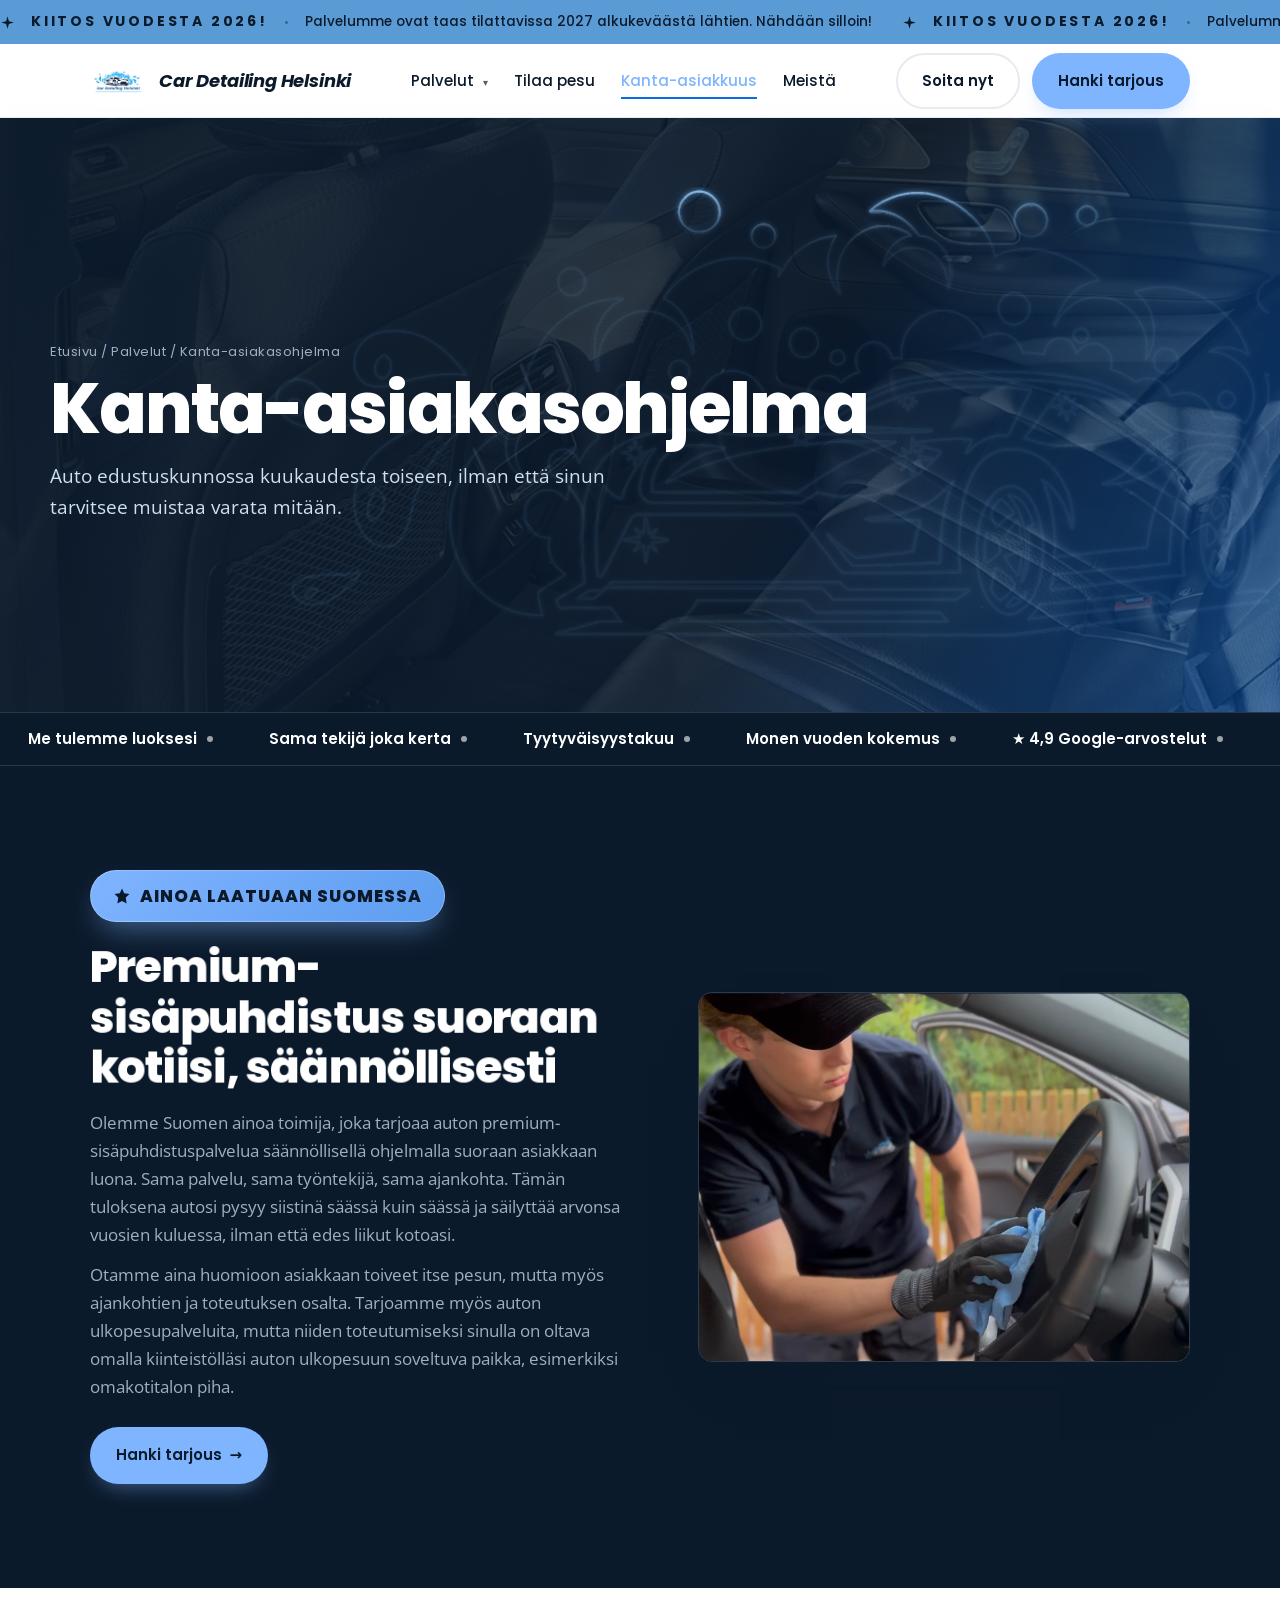
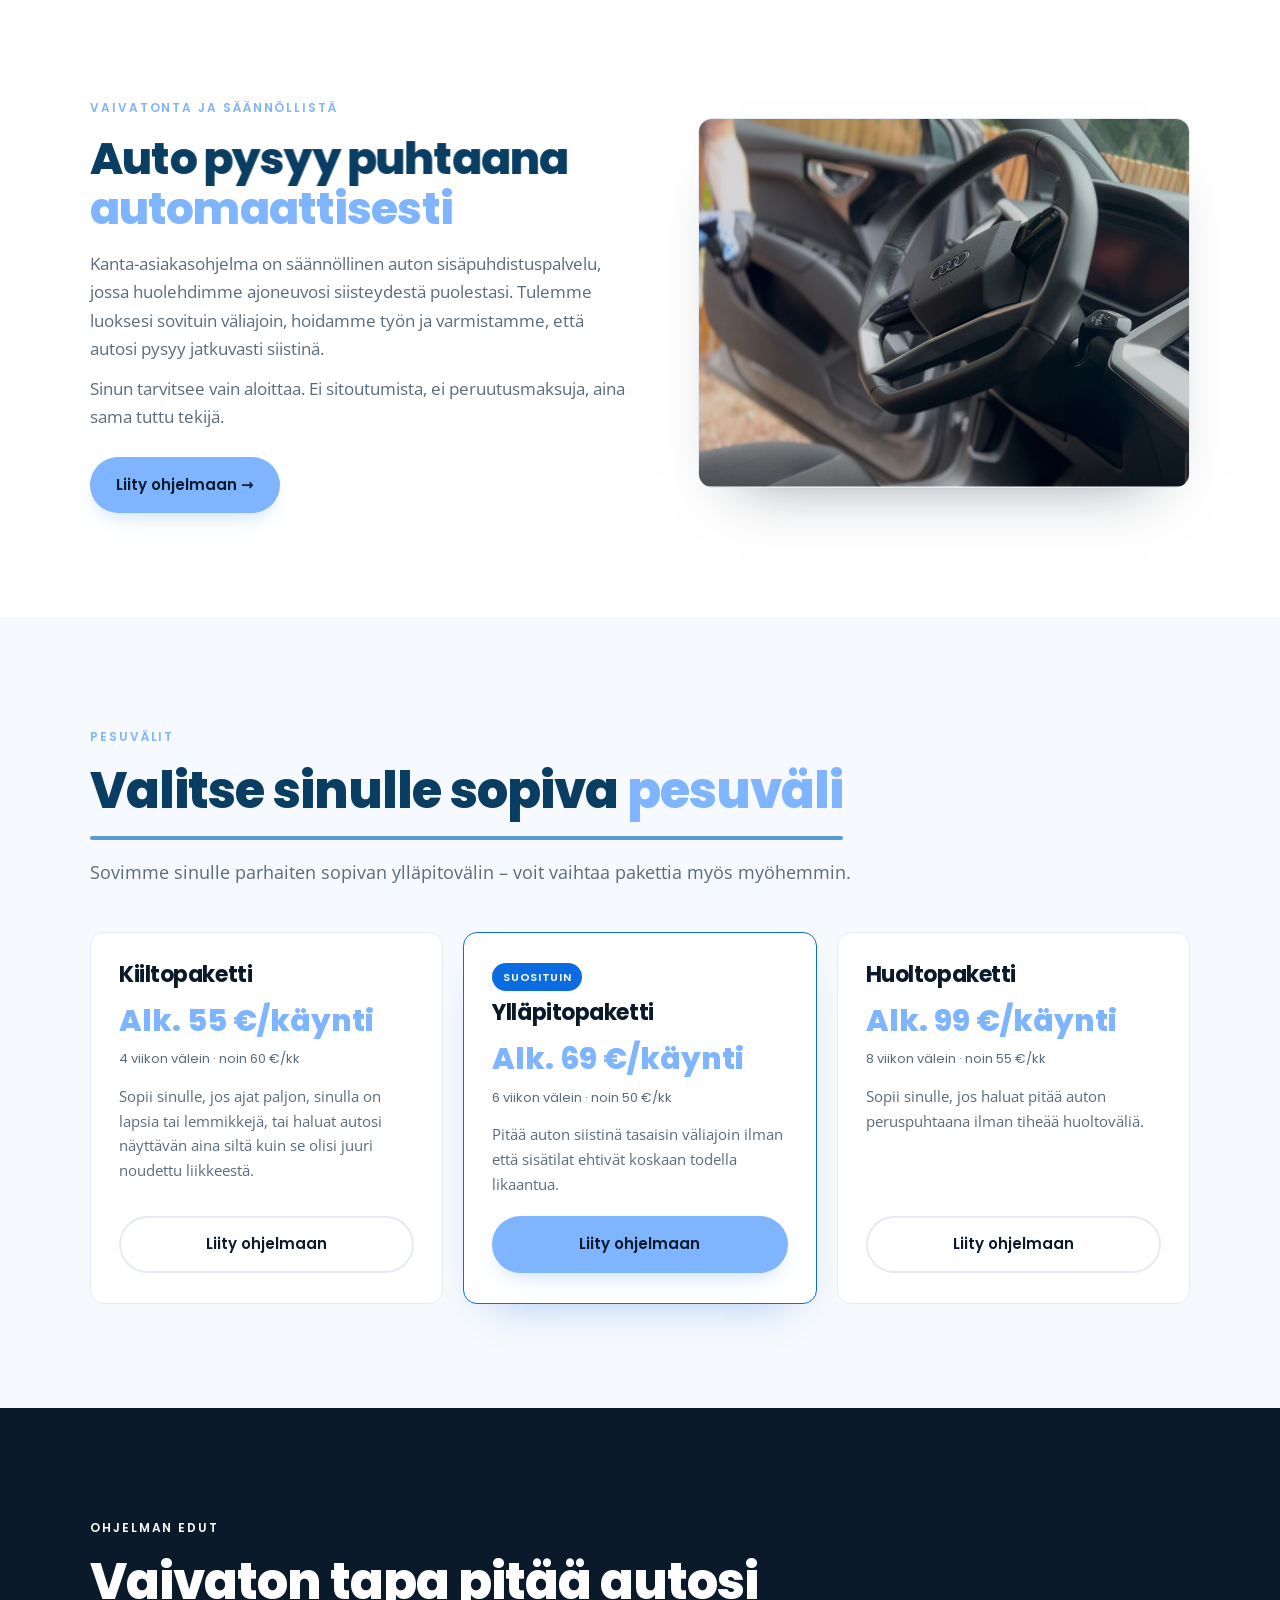
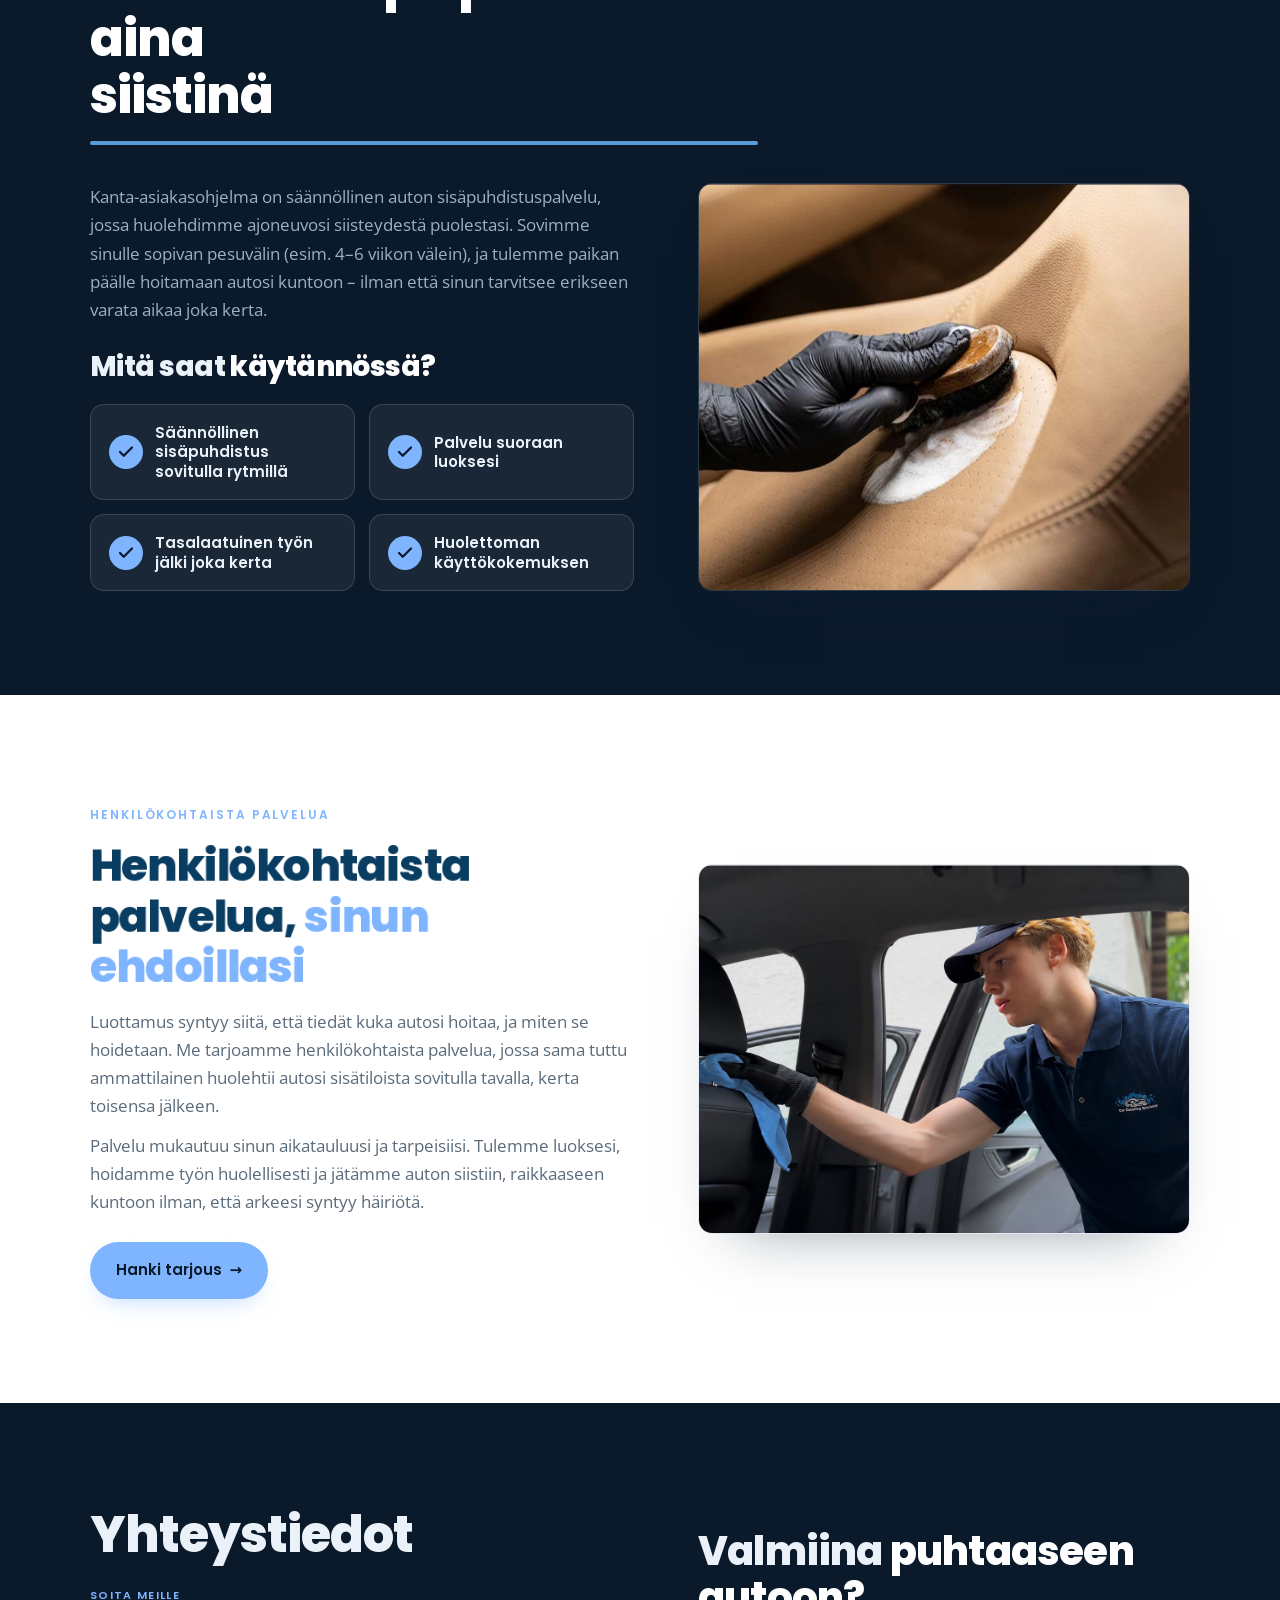
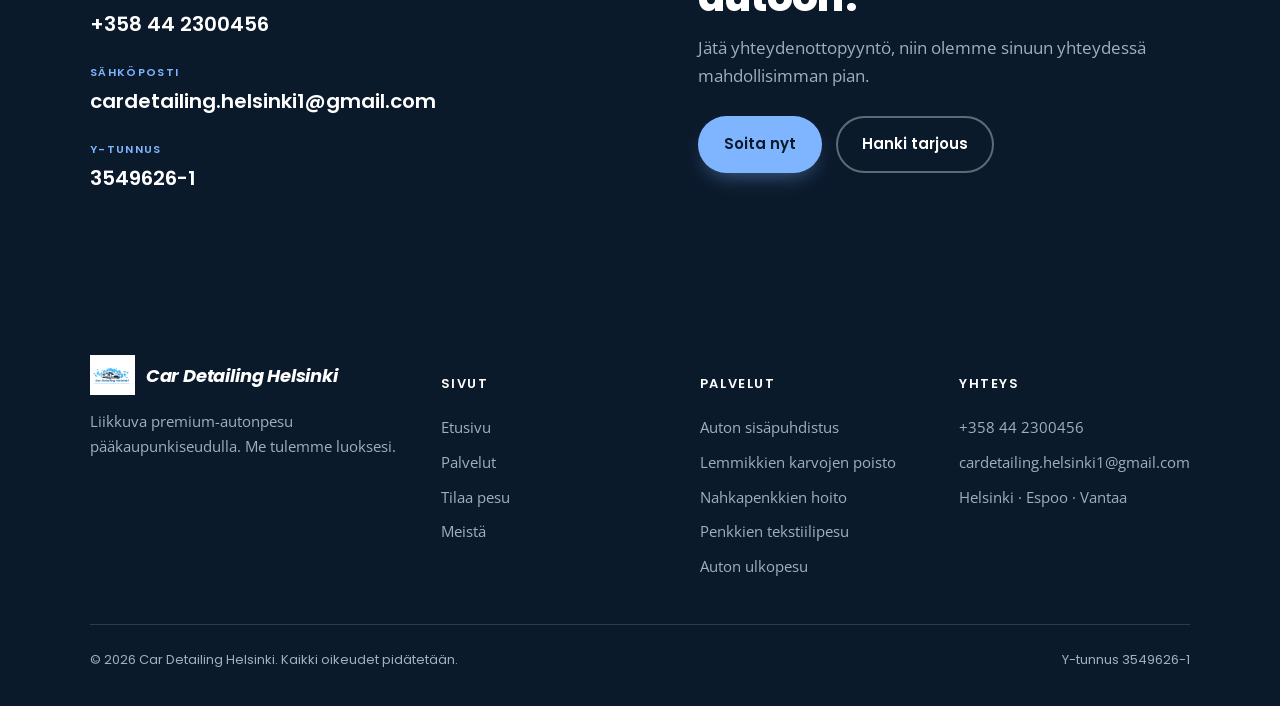
<file: kanta-asiakasohjelma.html>
<!DOCTYPE html>
<html lang="fi">
<head>
<meta charset="UTF-8">
<meta name="viewport" content="width=device-width, initial-scale=1">
<title>Kanta-asiakasohjelma · Car Detailing Helsinki</title>
<meta name="description" content="Säännöllinen auton sisäpuhdistus, automaattisesti ja vaivatta.">
<meta name="theme-color" content="#0A6CE0">
<link rel="canonical" href="https://www.cardetailinghelsinki.com/kanta-asiakasohjelma.html">
<link rel="preconnect" href="https://fonts.googleapis.com">
<link rel="preconnect" href="https://fonts.gstatic.com" crossorigin>
<link href="https://fonts.googleapis.com/css2?family=Poppins:wght@300;400;500;600;700;800&family=Open+Sans:wght@400;500;600;700&display=swap" rel="stylesheet">
<link rel="icon" href="favicon.ico?v=2" sizes="any">
<link rel="icon" type="image/png" sizes="32x32" href="favicon-32.png?v=2">
<link rel="icon" type="image/png" sizes="16x16" href="favicon-16.png?v=2">
<link rel="apple-touch-icon" href="apple-touch-icon.png?v=2">
<link rel="stylesheet" href="styles.css">
</head>
<body id="top">
<!-- KAUSI-ILMOITUSPALKKI (liikkuva) -->
<div class="promobar">
  <div class="promo-track">
    <div class="promo-group">
      <span class="promo-spark"><svg viewBox="0 0 24 24" fill="currentColor"><path d="M12 2l2.2 7.8L22 12l-7.8 2.2L12 22l-2.2-7.8L2 12l7.8-2.2z"/></svg></span>
      <span class="promo-title">Kiitos vuodesta 2026!</span>
      <span class="promo-dot">·</span>
      <span class="promo-note">Palvelumme ovat taas tilattavissa 2027 alkukeväästä lähtien. Nähdään silloin!</span>
    </div>
  </div>
</div>
<header class="nav">
  <div class="wrap nav-inner">
    <a class="logo" href="/"><img src="logo.png" alt="Car Detailing Helsinki"><span class="txt">Car Detailing Helsinki</span></a>
    <nav class="nav-links" id="navLinks">
      <div class="nav-item has-drop">
        <a class="link" href="palvelut.html">Palvelut <span class="caret">▾</span></a>
        <div class="dropdown">
          <a href="palvelut.html">Palvelumme</a>
          <a href="sisapuhdistus.html">Auton sisäpuhdistus</a>
          <a href="ulkopesu.html">Auton ulkopesu</a>
          <a href="lisapalvelut.html">Lisäpalvelut</a>
        </div>
      </div>
      <a class="link" href="tilaa-pesu.html">Tilaa pesu</a>
      <a class="link active" href="kanta-asiakasohjelma.html">Kanta-asiakkuus</a>
      <a class="link" href="meista.html">Meistä</a>
      
    </nav>
    <div class="nav-cta">
      <a class="btn btn-ghost" href="tel:+358442300456">Soita nyt</a>
      <a class="btn btn-primary" href="tilaa-pesu.html#tarjous">Hanki tarjous</a>
      
      <button class="menu-btn" id="menuBtn" aria-label="Valikko"><span></span><span></span><span></span></button>
    </div>
  </div>
</header>
<section class="page-hero">
  <div class="bg" style="background-image:url('sisapuhdistus.jpg')" aria-hidden="true"></div>
  <div class="hero-logo" aria-hidden="true"><img class="hl-base" src="logo-outline.png" alt="" width="2026" height="922"><img class="hl-shine" src="logo-outline.png" alt="" width="2026" height="922"><img class="hl-intro" src="logo-outline.png" alt="" width="2026" height="922"></div>
  <div class="wrap inner">
    <div class="crumb"><a href="/">Etusivu</a> / <a href="palvelut.html">Palvelut</a> / Kanta-asiakasohjelma</div>
    <h1>Kanta-asiakasohjelma</h1>
    <p class="lead">Auto edustuskunnossa kuukaudesta toiseen, ilman että sinun tarvitsee muistaa varata mitään.</p>
  </div>
</section>
<div class="marquee" aria-hidden="true"><div class="track" id="track">
<span class="item">Me tulemme luoksesi<span class="d"></span></span>
<span class="item">Sama tekijä joka kerta<span class="d"></span></span>
<span class="item">Tyytyväisyystakuu<span class="d"></span></span>
<span class="item">Monen vuoden kokemus<span class="d"></span></span>
<span class="item">★ 4,9 Google-arvostelut<span class="d"></span></span>
<span class="item">Joustavat aikataulut<span class="d"></span></span>
</div></div>
<!-- AINOA LAATUAAN -->
<section class="band-dark">
  <div class="wrap split">
    <div class="copy">
      <span class="usp-badge"><svg viewBox="0 0 24 24" fill="currentColor" aria-hidden="true"><path d="M12 2l2.9 6.26L22 9.27l-5 4.87L18.18 22 12 18.56 5.82 22 7 14.14l-5-4.87 7.1-1.01z"/></svg>Ainoa laatuaan Suomessa</span>
      <h2 style="margin-top:20px;font-weight:800">Premium-sisäpuhdistus suoraan <span class="hh">kotiisi</span>, säännöllisesti</h2>
      <p class="muted">Olemme Suomen ainoa toimija, joka tarjoaa auton premium-sisäpuhdistuspalvelua säännöllisellä ohjelmalla suoraan asiakkaan luona. Sama palvelu, sama työntekijä, sama ajankohta. Tämän tuloksena autosi pysyy siistinä säässä kuin säässä ja säilyttää arvonsa vuosien kuluessa, ilman että edes liikut kotoasi.</p>
      <p class="muted">Otamme aina huomioon asiakkaan toiveet itse pesun, mutta myös ajankohtien ja toteutuksen osalta. Tarjoamme myös auton ulkopesupalveluita, mutta niiden toteutumiseksi sinulla on oltava omalla kiinteistölläsi auton ulkopesuun soveltuva paikka, esimerkiksi omakotitalon piha.</p>
      <a class="btn btn-primary" href="tilaa-pesu.html#tarjous">Hanki tarjous <span class="arr">→</span></a>
    </div>
    <div class="media reveal" style="border-color:var(--line-inv)"><img src="IMG_2718.jpg" alt="Premium-sisäpuhdistus"></div>
  </div>
</section>
<section>
  <div class="wrap split">
    <div class="copy">
      <span class="eyebrow">Vaivatonta ja säännöllistä</span>
      <h2>Auto pysyy puhtaana <span class="hh">automaattisesti</span></h2>
      <p>Kanta-asiakasohjelma on säännöllinen auton sisäpuhdistuspalvelu, jossa huolehdimme ajoneuvosi siisteydestä puolestasi. Tulemme luoksesi sovituin väliajoin, hoidamme työn ja varmistamme, että autosi pysyy jatkuvasti siistinä.</p>
      <p>Sinun tarvitsee vain aloittaa. Ei sitoutumista, ei peruutusmaksuja, aina sama tuttu tekijä.</p>
      <a class="btn btn-primary" href="liity-ohjelmaan.html">Liity ohjelmaan →</a>
    </div>
    <div class="media reveal"><img src="IMG_2716.jpg" alt="Auto pysyy puhtaana automaattisesti"></div>
  </div>
</section>
<section style="background:var(--paper-2)">
  <div class="wrap">
    <div class="sec-head"><span class="eyebrow">Pesuvälit</span><h2>Valitse sinulle sopiva <span class="hh">pesuväli</span></h2><p>Sovimme sinulle parhaiten sopivan ylläpitovälin – voit vaihtaa pakettia myös myöhemmin.</p></div>
    <div class="pricecards">
      <div class="pcard reveal">
        <h3>Kiiltopaketti</h3>
        <div class="price">Alk. 55 €/käynti</div><div class="kesto">4 viikon välein · noin 60 €/kk</div>
        <p>Sopii sinulle, jos ajat paljon, sinulla on lapsia tai lemmikkejä, tai haluat autosi näyttävän aina siltä kuin se olisi juuri noudettu liikkeestä.</p>
        <a class="btn btn-ghost" href="liity-ohjelmaan.html#tarjous">Liity ohjelmaan</a>
      </div>
      <div class="pcard feat reveal d1">
        <div class="badge">Suosituin</div>
        <h3>Ylläpitopaketti</h3>
        <div class="price">Alk. 69 €/käynti</div><div class="kesto">6 viikon välein · noin 50 €/kk</div>
        <p>Pitää auton siistinä tasaisin väliajoin ilman että sisätilat ehtivät koskaan todella likaantua.</p>
        <a class="btn btn-primary" href="liity-ohjelmaan.html#tarjous">Liity ohjelmaan</a>
      </div>
      <div class="pcard reveal d2">
        <h3>Huoltopaketti</h3>
        <div class="price">Alk. 99 €/käynti</div><div class="kesto">8 viikon välein · noin 55 €/kk</div>
        <p>Sopii sinulle, jos haluat pitää auton peruspuhtaana ilman tiheää huoltoväliä.</p>
        <a class="btn btn-ghost" href="liity-ohjelmaan.html#tarjous">Liity ohjelmaan</a>
      </div>
    </div>
  </div>
</section>
<section class="band-dark">
  <div class="wrap">
    <div class="sec-head"><span class="eyebrow inv">Ohjelman edut</span><h2>Vaivaton tapa pitää autosi<br><span class="hh" style="color:var(--accent-lite)">aina siistinä</span></h2></div>
    <div class="split" style="margin-top:clamp(24px,3vw,40px);align-items:center">
    <div class="copy">
      <p class="muted" style="margin-top:0">Kanta-asiakasohjelma on säännöllinen auton sisäpuhdistuspalvelu, jossa huolehdimme ajoneuvosi siisteydestä puolestasi. Sovimme sinulle sopivan pesuvälin (esim. 4–6 viikon välein), ja tulemme paikan päälle hoitamaan autosi kuntoon – ilman että sinun tarvitsee erikseen varata aikaa joka kerta.</p>
      <h3 style="font-family:var(--display);font-weight:800;font-size:clamp(20px,2.4vw,28px);margin-top:28px">Mitä saat <span class="hh">käytännössä?</span></h3>
      <div class="mini-cards">
        <div class="mini-card reveal"><span class="mc-ico"><svg viewBox="0 0 24 24" fill="none" stroke="currentColor" stroke-width="3" stroke-linecap="round" stroke-linejoin="round"><polyline points="20 6 9 17 4 12"/></svg></span>Säännöllinen sisäpuhdistus sovitulla rytmillä</div>
        <div class="mini-card reveal d1"><span class="mc-ico"><svg viewBox="0 0 24 24" fill="none" stroke="currentColor" stroke-width="3" stroke-linecap="round" stroke-linejoin="round"><polyline points="20 6 9 17 4 12"/></svg></span>Palvelu suoraan luoksesi</div>
        <div class="mini-card reveal d2"><span class="mc-ico"><svg viewBox="0 0 24 24" fill="none" stroke="currentColor" stroke-width="3" stroke-linecap="round" stroke-linejoin="round"><polyline points="20 6 9 17 4 12"/></svg></span>Tasalaatuinen työn jälki joka kerta</div>
        <div class="mini-card reveal d3"><span class="mc-ico"><svg viewBox="0 0 24 24" fill="none" stroke="currentColor" stroke-width="3" stroke-linecap="round" stroke-linejoin="round"><polyline points="20 6 9 17 4 12"/></svg></span>Huolettoman käyttökokemuksen</div>
      </div>
    </div>
    <div class="media reveal" style="border-color:var(--line-inv);align-self:stretch"><img src="nahkapenkit.jpg" alt="Siisti auton sisätila" style="width:100%;height:100%;object-fit:cover"></div>
    </div>
  </div>
</section>
<!-- HENKILÖKOHTAINEN PALVELU -->
<section>
  <div class="wrap split">
    <div class="copy">
      <span class="eyebrow">Henkilökohtaista palvelua</span>
      <h2>Henkilökohtaista palvelua, <span class="hh">sinun ehdoillasi</span></h2>
      <p>Luottamus syntyy siitä, että tiedät kuka autosi hoitaa, ja miten se hoidetaan. Me tarjoamme henkilökohtaista palvelua, jossa sama tuttu ammattilainen huolehtii autosi sisätiloista sovitulla tavalla, kerta toisensa jälkeen.</p>
      <p>Palvelu mukautuu sinun aikatauluusi ja tarpeisiisi. Tulemme luoksesi, hoidamme työn huolellisesti ja jätämme auton siistiin, raikkaaseen kuntoon ilman, että arkeesi syntyy häiriötä.</p>
      <a class="btn btn-primary" href="tilaa-pesu.html#tarjous">Hanki tarjous <span class="arr">→</span></a>
    </div>
    <div class="media reveal"><img src="henkilokohtainen.jpg" alt="Henkilökohtainen palvelu"></div>
  </div>
</section>
<section id="yhteys" class="band-dark contact">
  <div class="wrap split">
    <div class="info">
      <div>
        <h2 style="font-size:clamp(30px,4.6vw,50px);font-weight:800">Yhteystiedot</h2>
      </div>
      <div class="row"><div class="l">Soita meille</div><div class="v"><a href="tel:+358442300456">+358 44 2300456</a></div></div>
      <div class="row"><div class="l">Sähköposti</div><div class="v"><a href="mailto:cardetailing.helsinki1@gmail.com">cardetailing.helsinki1@gmail.com</a></div></div>
      <div class="row"><div class="l">Y-tunnus</div><div class="v">3549626-1</div></div>
    </div>
    <div class="contact-cta">
      <h2 style="font-size:clamp(26px,3.6vw,40px);font-weight:800">Valmiina <span class="hh">puhtaaseen autoon?</span></h2>
      <p class="muted" style="margin-top:14px">Jätä yhteydenottopyyntö, niin olemme sinuun yhteydessä mahdollisimman pian.</p>
      <div class="cta-row" style="display:flex;gap:14px;flex-wrap:wrap;margin-top:26px">
        <a class="btn btn-primary" href="tel:+358442300456">Soita nyt</a>
        <a class="btn btn-ghost inv" href="tilaa-pesu.html#tarjous">Hanki tarjous</a>
      </div>
    </div>
  </div>
</section>

<footer>
  <div class="wrap">
    <div class="foot-grid">
      <div class="foot-brand">
        <div class="logo"><img src="logo.png" alt="Car Detailing Helsinki"><span>Car Detailing Helsinki</span></div>
        <p>Liikkuva premium-autonpesu pääkaupunkiseudulla. Me tulemme luoksesi.</p>
      </div>
      <div>
        <h4>Sivut</h4>
        <a href="/">Etusivu</a>
        <a href="palvelut.html">Palvelut</a>
        <a href="tilaa-pesu.html">Tilaa pesu</a>
        <a href="meista.html">Meistä</a>
      </div>
      <div>
        <h4>Palvelut</h4>
        <a href="palvelut.html">Auton sisäpuhdistus</a>
        <a href="palvelut.html">Lemmikkien karvojen poisto</a>
        <a href="palvelut.html">Nahkapenkkien hoito</a>
        <a href="palvelut.html">Penkkien tekstiilipesu</a>
        <a href="palvelut.html">Auton ulkopesu</a>
      </div>
      <div>
        <h4>Yhteys</h4>
        <a href="tel:+358442300456">+358 44 2300456</a>
        <a href="mailto:cardetailing.helsinki1@gmail.com">cardetailing.helsinki1@gmail.com</a>
        <a href="#">Helsinki · Espoo · Vantaa</a>
      </div>
    </div>
    <div class="foot-bottom">
      <span>© 2026 Car Detailing Helsinki. Kaikki oikeudet pidätetään.</span>
      <span>Y-tunnus 3549626-1</span>
    </div>
  </div>
</footer>
<script src="app.js"></script>
</body></html>
</file>
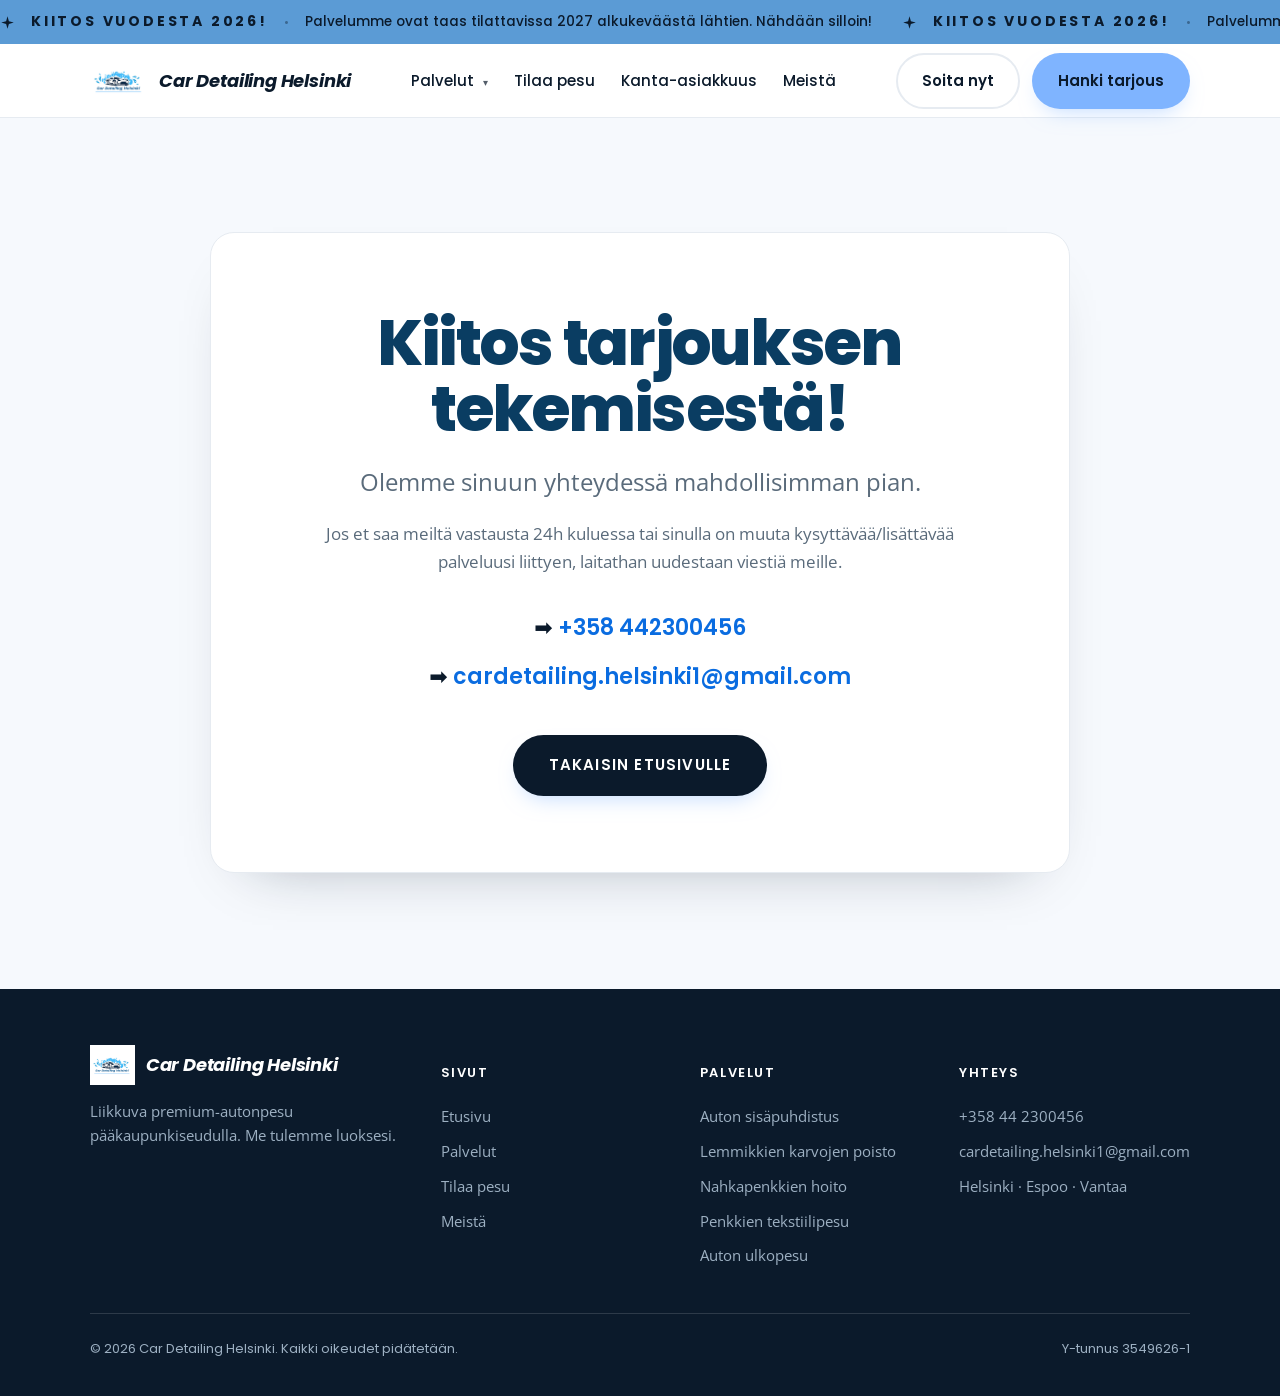
<file: kiitos.html>
<!DOCTYPE html>
<html lang="fi">
<head>
<meta charset="UTF-8">
<meta name="viewport" content="width=device-width, initial-scale=1">
<title>Kiitos · Car Detailing Helsinki</title>
<meta name="description" content="Kiitos tarjouksen tekemisestä. Olemme sinuun yhteydessä mahdollisimman pian.">
<meta name="robots" content="noindex">
<meta name="theme-color" content="#0A6CE0">
<link rel="canonical" href="https://www.cardetailinghelsinki.com/kiitos.html">
<link rel="preconnect" href="https://fonts.googleapis.com">
<link rel="preconnect" href="https://fonts.gstatic.com" crossorigin>
<link href="https://fonts.googleapis.com/css2?family=Poppins:wght@300;400;500;600;700;800&family=Open+Sans:wght@400;500;600;700&display=swap" rel="stylesheet">
<link rel="icon" href="favicon.ico?v=2" sizes="any">
<link rel="icon" type="image/png" sizes="32x32" href="favicon-32.png?v=2">
<link rel="icon" type="image/png" sizes="16x16" href="favicon-16.png?v=2">
<link rel="apple-touch-icon" href="apple-touch-icon.png?v=2">
<link rel="stylesheet" href="styles.css">
</head>
<body id="top">
<!-- KAUSI-ILMOITUSPALKKI (liikkuva) -->
<div class="promobar">
  <div class="promo-track">
    <div class="promo-group">
      <span class="promo-spark"><svg viewBox="0 0 24 24" fill="currentColor"><path d="M12 2l2.2 7.8L22 12l-7.8 2.2L12 22l-2.2-7.8L2 12l7.8-2.2z"/></svg></span>
      <span class="promo-title">Kiitos vuodesta 2026!</span>
      <span class="promo-dot">·</span>
      <span class="promo-note">Palvelumme ovat taas tilattavissa 2027 alkukeväästä lähtien. Nähdään silloin!</span>
    </div>
  </div>
</div>
<header class="nav">
  <div class="wrap nav-inner">
    <a class="logo" href="/"><img src="logo.png" alt="Car Detailing Helsinki"><span class="txt">Car Detailing Helsinki</span></a>
    <nav class="nav-links" id="navLinks">
      <div class="nav-item has-drop">
        <a class="link" href="palvelut.html">Palvelut <span class="caret">▾</span></a>
        <div class="dropdown">
          <a href="palvelut.html">Palvelumme</a>
          <a href="sisapuhdistus.html">Auton sisäpuhdistus</a>
          <a href="ulkopesu.html">Auton ulkopesu</a>
          <a href="lisapalvelut.html">Lisäpalvelut</a>
        </div>
      </div>
      <a class="link" href="tilaa-pesu.html">Tilaa pesu</a>
      <a class="link" href="kanta-asiakasohjelma.html">Kanta-asiakkuus</a>
      <a class="link" href="meista.html">Meistä</a>

    </nav>
    <div class="nav-cta">
      <a class="btn btn-ghost" href="tel:+358442300456">Soita nyt</a>
      <a class="btn btn-primary" href="tilaa-pesu.html#tarjous">Hanki tarjous</a>

      <button class="menu-btn" id="menuBtn" aria-label="Valikko"><span></span><span></span><span></span></button>
    </div>
  </div>
</header>

<!-- KIITOS -->
<section style="background:var(--paper-2);padding-block:clamp(56px,9vw,120px)">
  <div class="wrap" style="max-width:940px">
    <div class="tarjous-card" style="text-align:center;padding:clamp(36px,6vw,84px) clamp(24px,5vw,72px)">
      <h1 style="font-size:clamp(32px,5.4vw,58px);color:var(--head);font-weight:800">Kiitos tarjouksen tekemisestä!</h1>
      <p style="font-size:clamp(18px,2.4vw,24px);color:var(--muted);line-height:1.5;margin-top:22px;max-width:640px;margin-inline:auto">Olemme sinuun yhteydessä mahdollisimman pian.</p>
      <p style="color:var(--muted);margin-top:20px;max-width:640px;margin-inline:auto">Jos et saa meiltä vastausta 24h kuluessa tai sinulla on muuta kysyttävää/lisättävää palveluusi liittyen, laitathan uudestaan viestiä meille.</p>
      <div style="margin-top:34px;display:grid;gap:12px;justify-content:center;font-family:var(--display);font-weight:600;font-size:clamp(17px,2.2vw,22px)">
        <div>➡️ <a href="tel:+358442300456" style="color:var(--accent)">+358 442300456</a></div>
        <div>➡️ <a href="mailto:cardetailing.helsinki1@gmail.com" style="color:var(--accent)">cardetailing.helsinki1@gmail.com</a></div>
      </div>
      <div style="margin-top:40px">
        <a class="btn btn-primary" href="/" style="background:var(--ink);color:#fff;text-transform:uppercase;letter-spacing:.08em;padding:16px 34px">Takaisin etusivulle</a>
      </div>
    </div>
  </div>
</section>

<footer>
  <div class="wrap">
    <div class="foot-grid">
      <div class="foot-brand">
        <div class="logo"><img src="logo.png" alt="Car Detailing Helsinki"><span>Car Detailing Helsinki</span></div>
        <p>Liikkuva premium-autonpesu pääkaupunkiseudulla. Me tulemme luoksesi.</p>
      </div>
      <div>
        <h4>Sivut</h4>
        <a href="/">Etusivu</a>
        <a href="palvelut.html">Palvelut</a>
        <a href="tilaa-pesu.html">Tilaa pesu</a>
        <a href="meista.html">Meistä</a>
      </div>
      <div>
        <h4>Palvelut</h4>
        <a href="palvelut.html">Auton sisäpuhdistus</a>
        <a href="palvelut.html">Lemmikkien karvojen poisto</a>
        <a href="palvelut.html">Nahkapenkkien hoito</a>
        <a href="palvelut.html">Penkkien tekstiilipesu</a>
        <a href="palvelut.html">Auton ulkopesu</a>
      </div>
      <div>
        <h4>Yhteys</h4>
        <a href="tel:+358442300456">+358 44 2300456</a>
        <a href="mailto:cardetailing.helsinki1@gmail.com">cardetailing.helsinki1@gmail.com</a>
        <a href="#">Helsinki · Espoo · Vantaa</a>
      </div>
    </div>
    <div class="foot-bottom">
      <span>© 2026 Car Detailing Helsinki. Kaikki oikeudet pidätetään.</span>
      <span>Y-tunnus 3549626-1</span>
    </div>
  </div>
</footer>
<script src="app.js"></script>
</body></html>
</file>
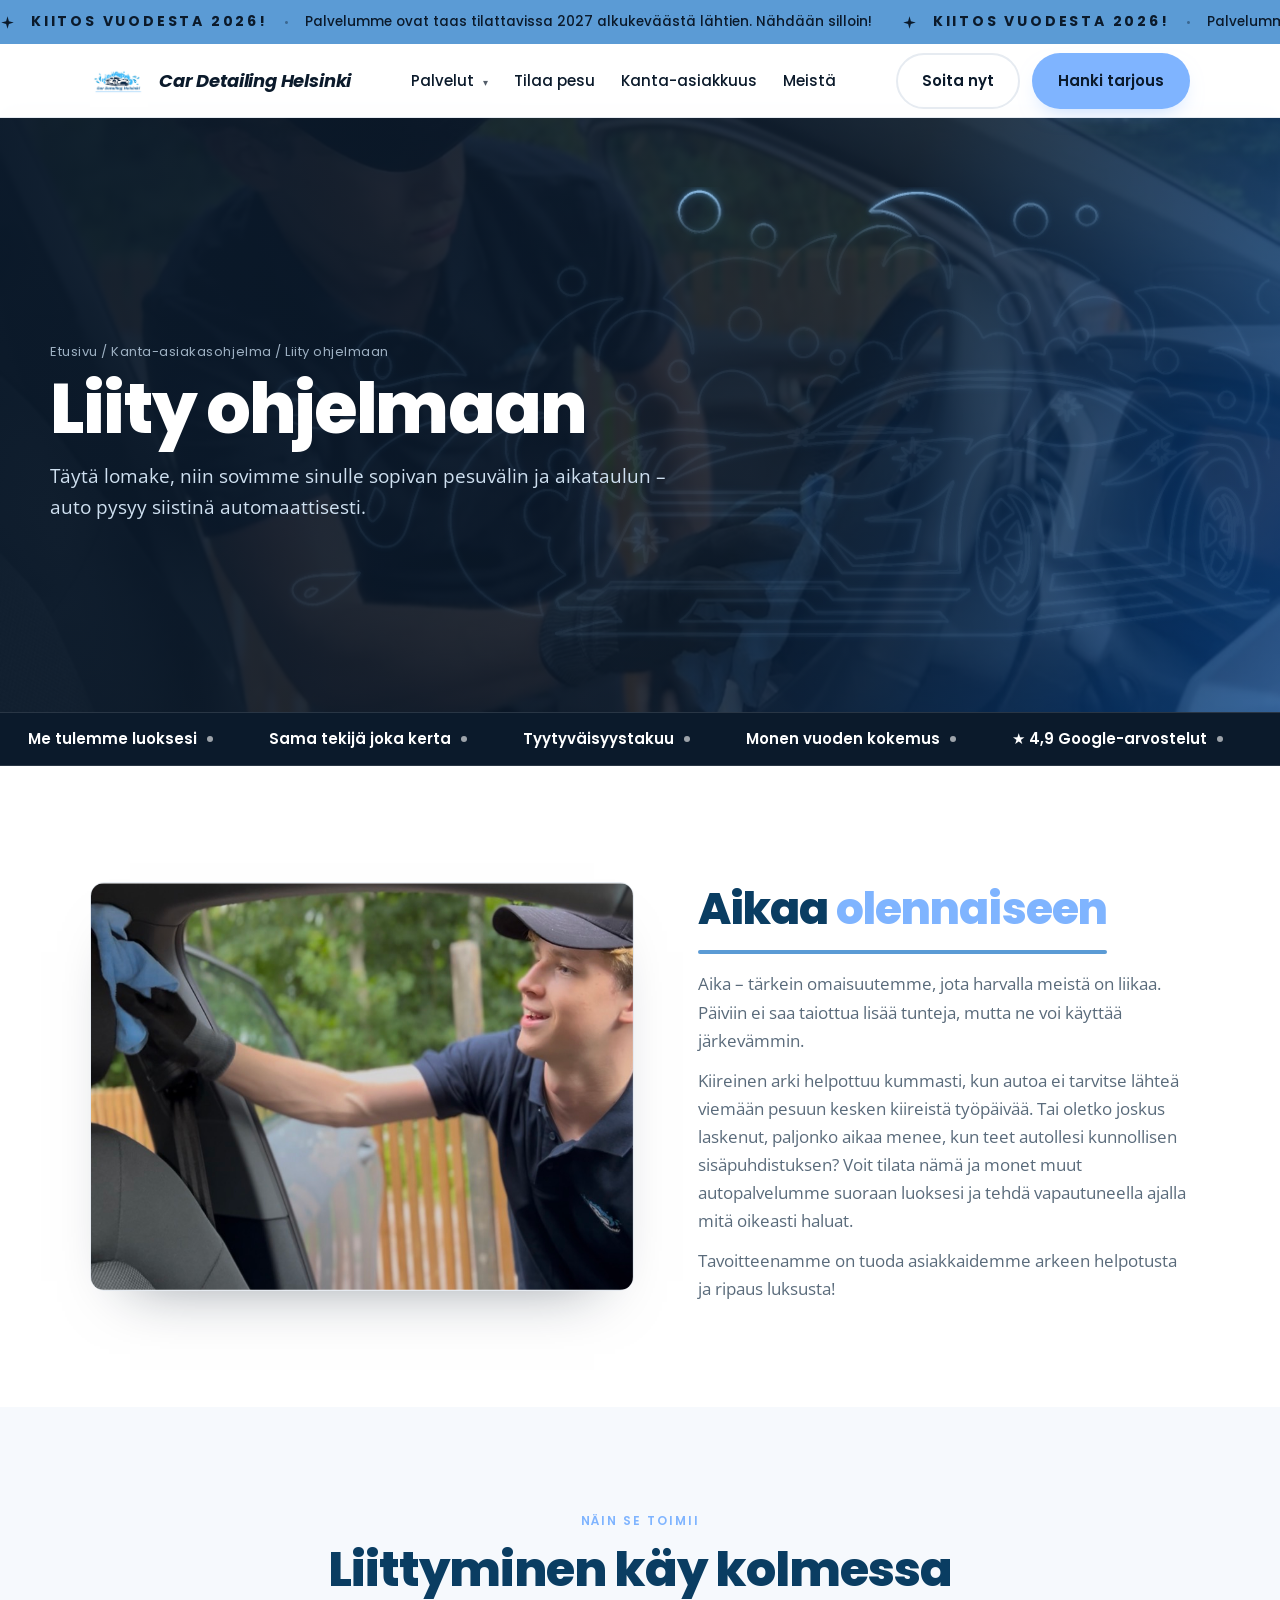
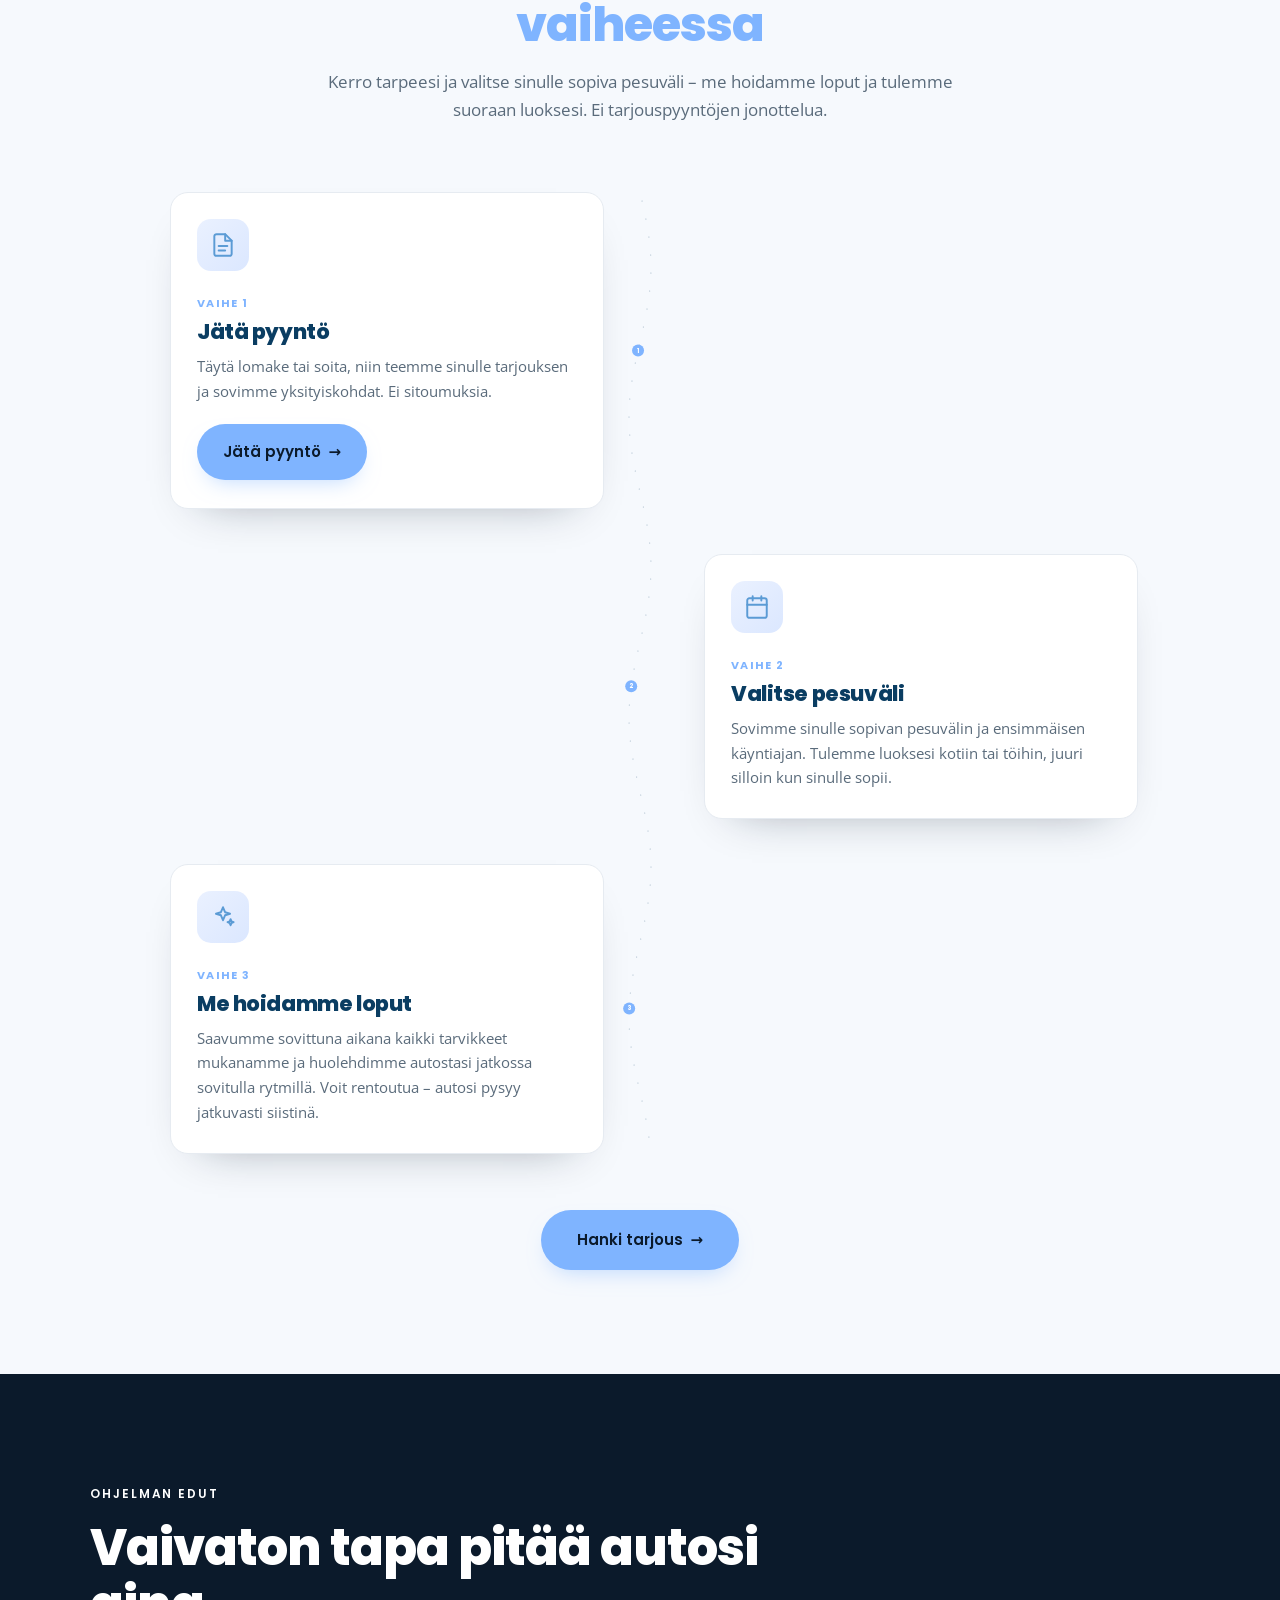
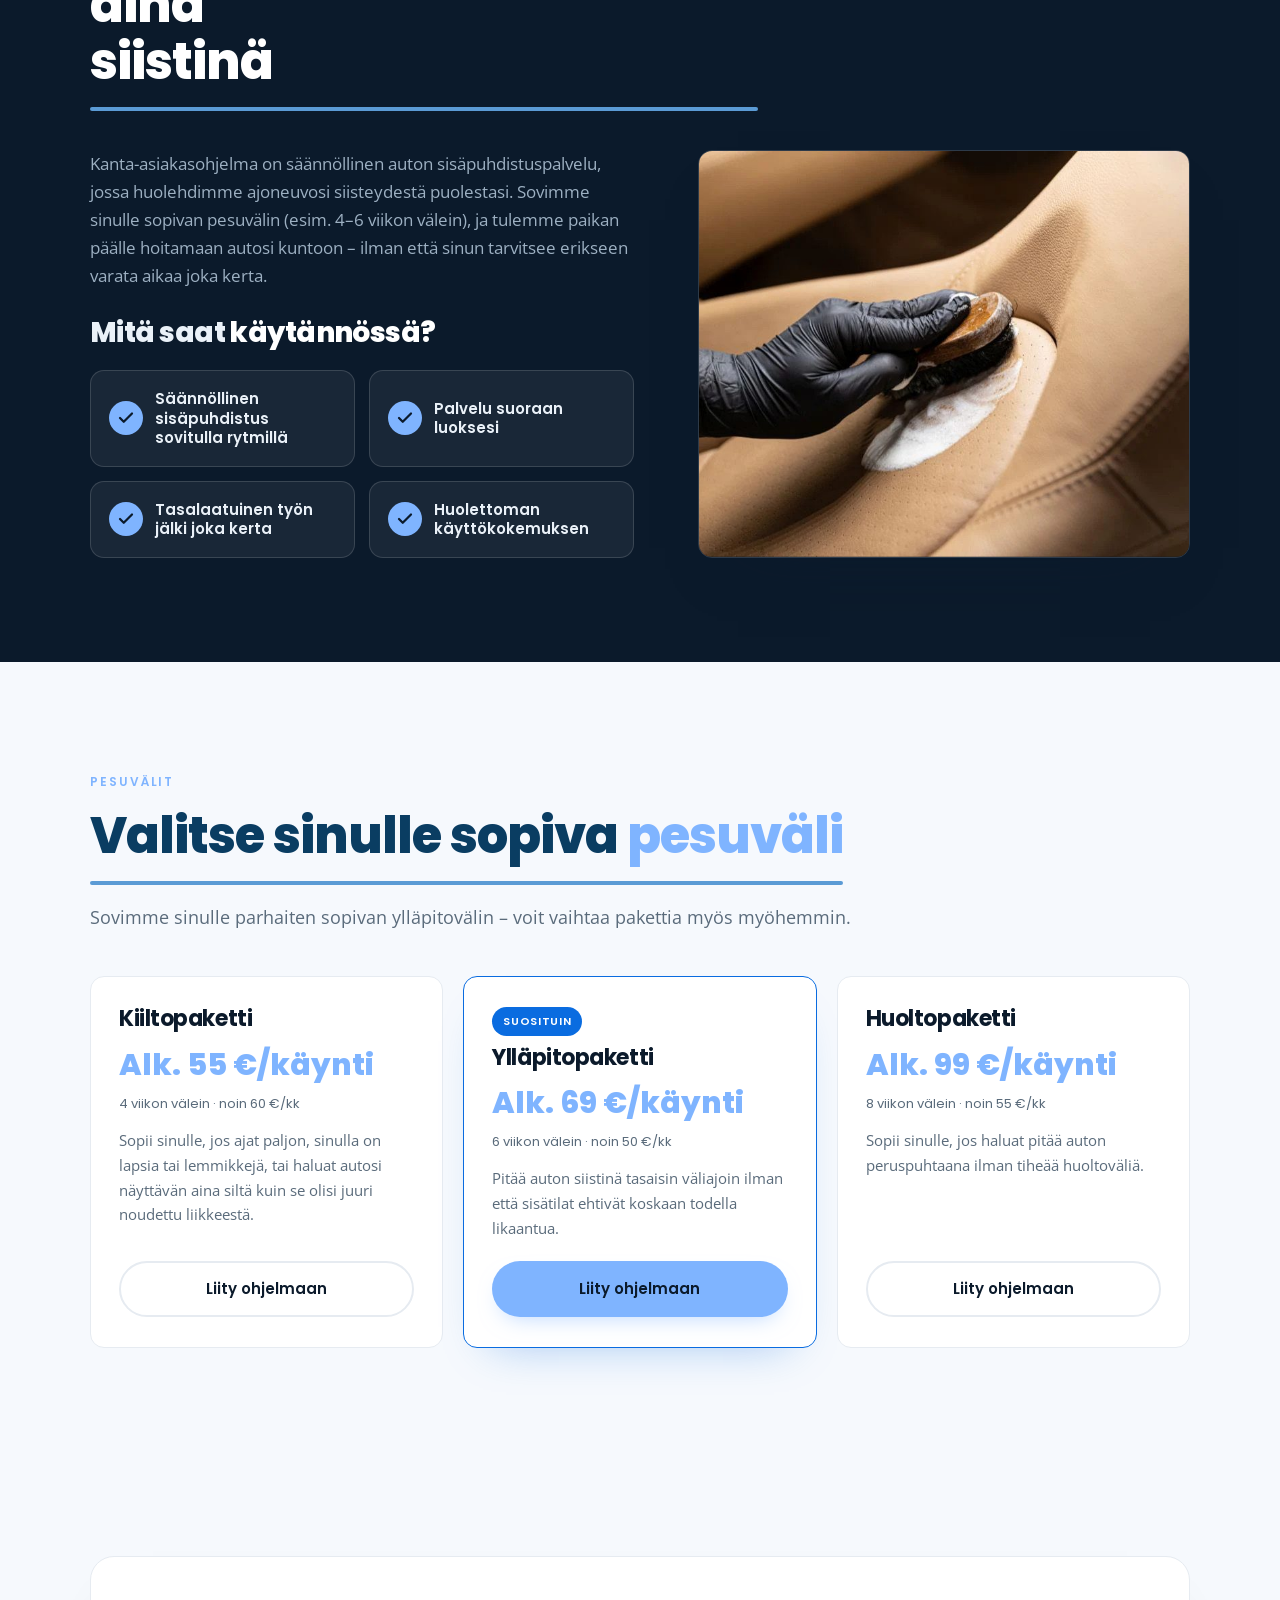
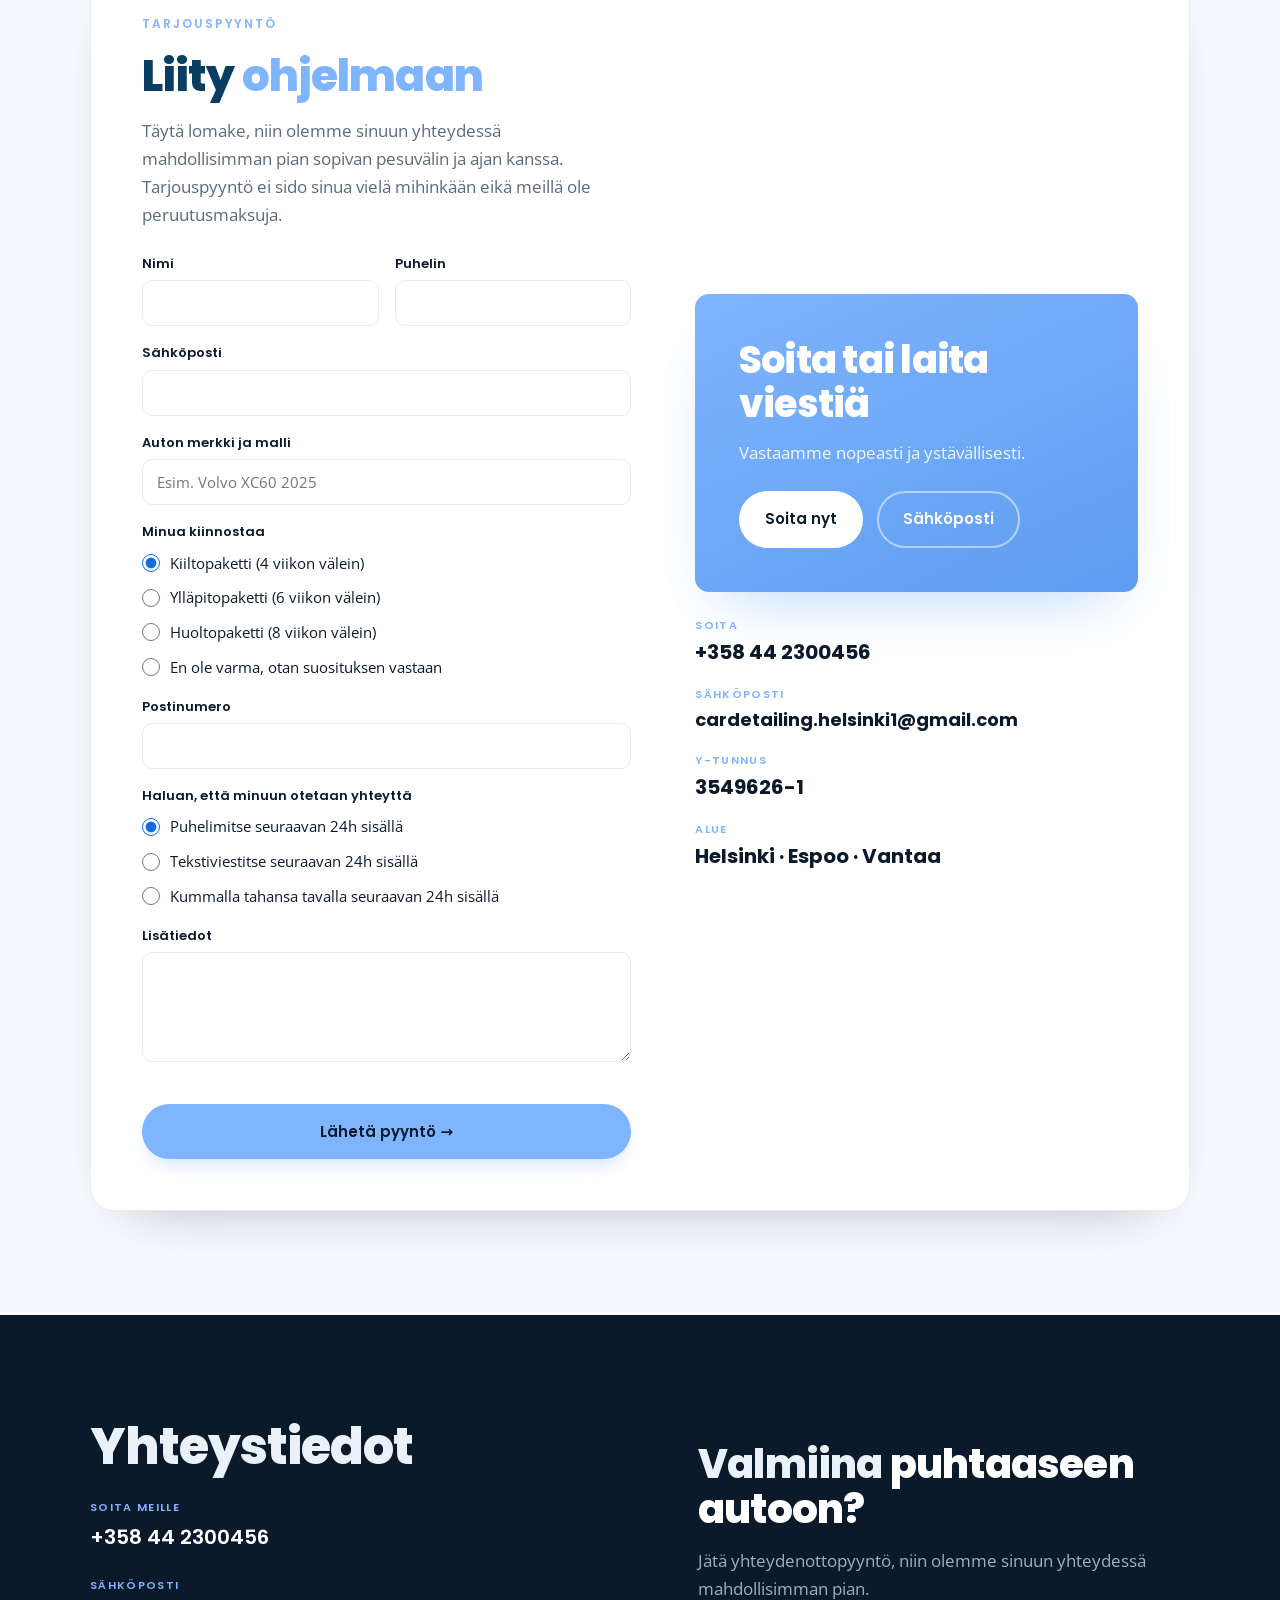
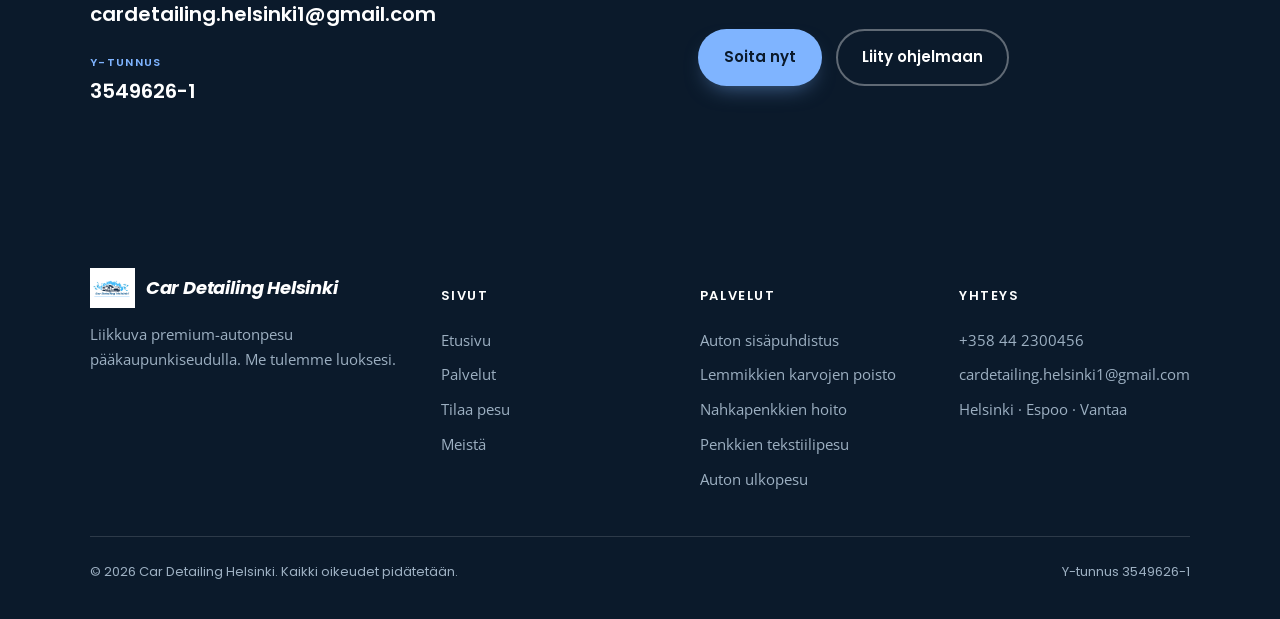
<file: liity-ohjelmaan.html>
<!DOCTYPE html>
<html lang="fi">
<head>
<meta charset="UTF-8">
<meta name="viewport" content="width=device-width, initial-scale=1">
<title>Liity ohjelmaan · Car Detailing Helsinki</title>
<meta name="description" content="Liity kanta-asiakasohjelmaan ja pidä autosi siistinä automaattisesti, ilman että sinun tarvitsee muistaa varata mitään.">
<meta name="theme-color" content="#0A6CE0">
<link rel="canonical" href="https://www.cardetailinghelsinki.com/liity-ohjelmaan.html">
<link rel="preconnect" href="https://fonts.googleapis.com">
<link rel="preconnect" href="https://fonts.gstatic.com" crossorigin>
<link href="https://fonts.googleapis.com/css2?family=Poppins:wght@300;400;500;600;700;800&family=Open+Sans:wght@400;500;600;700&display=swap" rel="stylesheet">
<link rel="icon" href="favicon.ico?v=2" sizes="any">
<link rel="icon" type="image/png" sizes="32x32" href="favicon-32.png?v=2">
<link rel="icon" type="image/png" sizes="16x16" href="favicon-16.png?v=2">
<link rel="apple-touch-icon" href="apple-touch-icon.png?v=2">
<link rel="stylesheet" href="styles.css">
</head>
<body id="top">
<!-- KAUSI-ILMOITUSPALKKI (liikkuva) -->
<div class="promobar">
  <div class="promo-track">
    <div class="promo-group">
      <span class="promo-spark"><svg viewBox="0 0 24 24" fill="currentColor"><path d="M12 2l2.2 7.8L22 12l-7.8 2.2L12 22l-2.2-7.8L2 12l7.8-2.2z"/></svg></span>
      <span class="promo-title">Kiitos vuodesta 2026!</span>
      <span class="promo-dot">·</span>
      <span class="promo-note">Palvelumme ovat taas tilattavissa 2027 alkukeväästä lähtien. Nähdään silloin!</span>
    </div>
  </div>
</div>
<header class="nav">
  <div class="wrap nav-inner">
    <a class="logo" href="/"><img src="logo.png" alt="Car Detailing Helsinki"><span class="txt">Car Detailing Helsinki</span></a>
    <nav class="nav-links" id="navLinks">
      <div class="nav-item has-drop">
        <a class="link" href="palvelut.html">Palvelut <span class="caret">▾</span></a>
        <div class="dropdown">
          <a href="palvelut.html">Palvelumme</a>
          <a href="sisapuhdistus.html">Auton sisäpuhdistus</a>
          <a href="ulkopesu.html">Auton ulkopesu</a>
          <a href="lisapalvelut.html">Lisäpalvelut</a>
        </div>
      </div>
      <a class="link" href="tilaa-pesu.html">Tilaa pesu</a>
      <a class="link" href="kanta-asiakasohjelma.html">Kanta-asiakkuus</a>
      <a class="link" href="meista.html">Meistä</a>

    </nav>
    <div class="nav-cta">
      <a class="btn btn-ghost" href="tel:+358442300456">Soita nyt</a>
      <a class="btn btn-primary" href="tilaa-pesu.html#tarjous">Hanki tarjous</a>

      <button class="menu-btn" id="menuBtn" aria-label="Valikko"><span></span><span></span><span></span></button>
    </div>
  </div>
</header>
<section class="page-hero">
  <div class="bg" style="background-image:url('IMG_2718.jpg')" aria-hidden="true"></div>
  <div class="hero-logo" aria-hidden="true"><img class="hl-base" src="logo-outline.png" alt="" width="2026" height="922"><img class="hl-shine" src="logo-outline.png" alt="" width="2026" height="922"><img class="hl-intro" src="logo-outline.png" alt="" width="2026" height="922"></div>
  <div class="wrap inner">
    <div class="crumb"><a href="/">Etusivu</a> / <a href="kanta-asiakasohjelma.html">Kanta-asiakasohjelma</a> / Liity ohjelmaan</div>
    <h1>Liity ohjelmaan</h1>
    <p class="lead">Täytä lomake, niin sovimme sinulle sopivan pesuvälin ja aikataulun – auto pysyy siistinä automaattisesti.</p>
  </div>
</section>
<div class="marquee" aria-hidden="true"><div class="track" id="track">
<span class="item">Me tulemme luoksesi<span class="d"></span></span>
<span class="item">Sama tekijä joka kerta<span class="d"></span></span>
<span class="item">Tyytyväisyystakuu<span class="d"></span></span>
<span class="item">Monen vuoden kokemus<span class="d"></span></span>
<span class="item">★ 4,9 Google-arvostelut<span class="d"></span></span>
<span class="item">Joustavat aikataulut<span class="d"></span></span>
</div></div>
<section><div class="wrap split">
  <div class="media reveal"><img src="IMG_2719.jpg" alt="Auton sisäpuhdistus"></div>
  <div class="copy">
    <div class="sec-head"><h2>Aikaa <span class="hh">olennaiseen</span></h2></div>
    <p>Aika – tärkein omaisuutemme, jota harvalla meistä on liikaa. Päiviin ei saa taiottua lisää tunteja, mutta ne voi käyttää järkevämmin.</p>
    <p>Kiireinen arki helpottuu kummasti, kun autoa ei tarvitse lähteä viemään pesuun kesken kiireistä työpäivää. Tai oletko joskus laskenut, paljonko aikaa menee, kun teet autollesi kunnollisen sisäpuhdistuksen? Voit tilata nämä ja monet muut autopalvelumme suoraan luoksesi ja tehdä vapautuneella ajalla mitä oikeasti haluat.</p>
    <p>Tavoitteenamme on tuoda asiakkaidemme arkeen helpotusta ja ripaus luksusta!</p>
  </div>
</div></section>
<!-- NÄIN SE TOIMII -->
<section class="howit">
  <div class="wrap">
    <div class="howit-head">
      <span class="eyebrow">Näin se toimii</span>
      <h2>Liittyminen käy kolmessa <span class="hh">vaiheessa</span></h2>
      <p>Kerro tarpeesi ja valitse sinulle sopiva pesuväli – me hoidamme loput ja tulemme suoraan luoksesi. Ei tarjouspyyntöjen jonottelua.</p>
    </div>
    <div class="howit-steps" id="howitSteps">
      <canvas class="howit-path" id="howitPath" aria-hidden="true"></canvas>
      <div class="howit-step">
        <div class="howit-card">
          <div class="howit-ico"><svg viewBox="0 0 24 24" fill="none" stroke="currentColor" stroke-width="1.8" stroke-linecap="round" stroke-linejoin="round"><path d="M14 2H6a2 2 0 0 0-2 2v16a2 2 0 0 0 2 2h12a2 2 0 0 0 2-2V8z"/><path d="M14 2v6h6"/><path d="M8 13h8M8 17h6"/></svg></div>
          <span class="vaihe">Vaihe 1</span>
          <h3>Jätä pyyntö</h3>
          <p>Täytä lomake tai soita, niin teemme sinulle tarjouksen ja sovimme yksityiskohdat. Ei sitoumuksia.</p>
          <a class="btn btn-primary" href="#tarjous">Jätä pyyntö <span class="arr">→</span></a>
        </div>
      </div>
      <div class="howit-step right">
        <div class="howit-card">
          <div class="howit-ico"><svg viewBox="0 0 24 24" fill="none" stroke="currentColor" stroke-width="1.8" stroke-linecap="round" stroke-linejoin="round"><rect x="3" y="4" width="18" height="18" rx="2"/><path d="M16 2v4M8 2v4M3 10h18"/></svg></div>
          <span class="vaihe">Vaihe 2</span>
          <h3>Valitse pesuväli</h3>
          <p>Sovimme sinulle sopivan pesuvälin ja ensimmäisen käyntiajan. Tulemme luoksesi kotiin tai töihin, juuri silloin kun sinulle sopii.</p>
        </div>
      </div>
      <div class="howit-step">
        <div class="howit-card">
          <div class="howit-ico"><svg viewBox="0 0 24 24" fill="none" stroke="currentColor" stroke-width="1.8" stroke-linecap="round" stroke-linejoin="round"><path d="M12 3l1.9 4.6L18.5 9l-4.6 1.4L12 15l-1.9-4.6L5.5 9l4.6-1.4z"/><path d="M19 14l.8 2 2 .8-2 .8-.8 2-.8-2-2-.8 2-.8z"/></svg></div>
          <span class="vaihe">Vaihe 3</span>
          <h3>Me hoidamme loput</h3>
          <p>Saavumme sovittuna aikana kaikki tarvikkeet mukanamme ja huolehdimme autostasi jatkossa sovitulla rytmillä. Voit rentoutua – autosi pysyy jatkuvasti siistinä.</p>
        </div>
      </div>
    </div>
    <div style="text-align:center;margin-top:clamp(36px,5vw,56px)">
      <a class="btn btn-primary" href="#tarjous" style="padding:16px 34px">Hanki tarjous <span class="arr">→</span></a>
    </div>
  </div>
</section>
<section class="band-dark">
  <div class="wrap">
    <div class="sec-head"><span class="eyebrow inv">Ohjelman edut</span><h2>Vaivaton tapa pitää autosi<br><span class="hh" style="color:var(--accent-lite)">aina siistinä</span></h2></div>
    <div class="split" style="margin-top:clamp(24px,3vw,40px);align-items:center">
    <div class="copy">
      <p class="muted" style="margin-top:0">Kanta-asiakasohjelma on säännöllinen auton sisäpuhdistuspalvelu, jossa huolehdimme ajoneuvosi siisteydestä puolestasi. Sovimme sinulle sopivan pesuvälin (esim. 4–6 viikon välein), ja tulemme paikan päälle hoitamaan autosi kuntoon – ilman että sinun tarvitsee erikseen varata aikaa joka kerta.</p>
      <h3 style="font-family:var(--display);font-weight:800;font-size:clamp(20px,2.4vw,28px);margin-top:28px">Mitä saat <span class="hh">käytännössä?</span></h3>
      <div class="mini-cards">
        <div class="mini-card reveal"><span class="mc-ico"><svg viewBox="0 0 24 24" fill="none" stroke="currentColor" stroke-width="3" stroke-linecap="round" stroke-linejoin="round"><polyline points="20 6 9 17 4 12"/></svg></span>Säännöllinen sisäpuhdistus sovitulla rytmillä</div>
        <div class="mini-card reveal d1"><span class="mc-ico"><svg viewBox="0 0 24 24" fill="none" stroke="currentColor" stroke-width="3" stroke-linecap="round" stroke-linejoin="round"><polyline points="20 6 9 17 4 12"/></svg></span>Palvelu suoraan luoksesi</div>
        <div class="mini-card reveal d2"><span class="mc-ico"><svg viewBox="0 0 24 24" fill="none" stroke="currentColor" stroke-width="3" stroke-linecap="round" stroke-linejoin="round"><polyline points="20 6 9 17 4 12"/></svg></span>Tasalaatuinen työn jälki joka kerta</div>
        <div class="mini-card reveal d3"><span class="mc-ico"><svg viewBox="0 0 24 24" fill="none" stroke="currentColor" stroke-width="3" stroke-linecap="round" stroke-linejoin="round"><polyline points="20 6 9 17 4 12"/></svg></span>Huolettoman käyttökokemuksen</div>
      </div>
    </div>
    <div class="media reveal" style="border-color:var(--line-inv);align-self:stretch"><img src="nahkapenkit.jpg" alt="Siisti auton sisätila" style="width:100%;height:100%;object-fit:cover"></div>
    </div>
  </div>
</section>
<section style="background:var(--paper-2)">
  <div class="wrap">
    <div class="sec-head"><span class="eyebrow">Pesuvälit</span><h2>Valitse sinulle sopiva <span class="hh">pesuväli</span></h2><p>Sovimme sinulle parhaiten sopivan ylläpitovälin – voit vaihtaa pakettia myös myöhemmin.</p></div>
    <div class="pricecards">
      <div class="pcard reveal">
        <h3>Kiiltopaketti</h3>
        <div class="price">Alk. 55 €/käynti</div><div class="kesto">4 viikon välein · noin 60 €/kk</div>
        <p>Sopii sinulle, jos ajat paljon, sinulla on lapsia tai lemmikkejä, tai haluat autosi näyttävän aina siltä kuin se olisi juuri noudettu liikkeestä.</p>
        <a class="btn btn-ghost" href="#tarjous">Liity ohjelmaan</a>
      </div>
      <div class="pcard feat reveal d1">
        <div class="badge">Suosituin</div>
        <h3>Ylläpitopaketti</h3>
        <div class="price">Alk. 69 €/käynti</div><div class="kesto">6 viikon välein · noin 50 €/kk</div>
        <p>Pitää auton siistinä tasaisin väliajoin ilman että sisätilat ehtivät koskaan todella likaantua.</p>
        <a class="btn btn-primary" href="#tarjous">Liity ohjelmaan</a>
      </div>
      <div class="pcard reveal d2">
        <h3>Huoltopaketti</h3>
        <div class="price">Alk. 99 €/käynti</div><div class="kesto">8 viikon välein · noin 55 €/kk</div>
        <p>Sopii sinulle, jos haluat pitää auton peruspuhtaana ilman tiheää huoltoväliä.</p>
        <a class="btn btn-ghost" href="#tarjous">Liity ohjelmaan</a>
      </div>
    </div>
  </div>
</section>
<section id="tarjous" style="background:var(--paper-2)"><div class="wrap"><div class="tarjous-card"><div class="split">
  <div class="copy">
    <span class="eyebrow">Tarjouspyyntö</span>
    <h2>Liity <span class="hh">ohjelmaan</span></h2>
    <p>Täytä lomake, niin olemme sinuun yhteydessä mahdollisimman pian sopivan pesuvälin ja ajan kanssa. Tarjouspyyntö ei sido sinua vielä mihinkään eikä meillä ole peruutusmaksuja.</p>
    <form class="form" id="orderForm" style="margin-top:24px">
      <div class="row2">
        <div class="field"><label for="nimi">Nimi</label><input id="nimi" type="text" required></div>
        <div class="field"><label for="puh">Puhelin</label><input id="puh" type="tel" required></div>
      </div>
      <div class="field"><label for="email">Sähköposti</label><input id="email" type="email" required></div>
      <div class="field"><label for="auto">Auton merkki ja malli</label><input id="auto" type="text" placeholder="Esim. Volvo XC60 2025" required></div>
      <div class="field">
        <label>Minua kiinnostaa</label>
        <div class="radio-group">
          <label class="radio"><input type="radio" name="palvelu" value="Kiiltopaketti (4 viikon välein)" checked required><span>Kiiltopaketti (4 viikon välein)</span></label>
          <label class="radio"><input type="radio" name="palvelu" value="Ylläpitopaketti (6 viikon välein)" required><span>Ylläpitopaketti (6 viikon välein)</span></label>
          <label class="radio"><input type="radio" name="palvelu" value="Huoltopaketti (8 viikon välein)" required><span>Huoltopaketti (8 viikon välein)</span></label>
          <label class="radio"><input type="radio" name="palvelu" value="En ole varma, otan suosituksen vastaan" required><span>En ole varma, otan suosituksen vastaan</span></label>
        </div>
      </div>
      <div class="field"><label for="postinumero">Postinumero</label><input id="postinumero" type="text" inputmode="numeric" pattern="[0-9]{5}" maxlength="5" required></div>
      <div class="field">
        <label>Haluan, että minuun otetaan yhteyttä</label>
        <div class="radio-group">
          <label class="radio"><input type="radio" name="yhteystapa" value="Puhelimitse seuraavan 24h sisällä" checked required><span>Puhelimitse seuraavan 24h sisällä</span></label>
          <label class="radio"><input type="radio" name="yhteystapa" value="Tekstiviestitse seuraavan 24h sisällä" required><span>Tekstiviestitse seuraavan 24h sisällä</span></label>
          <label class="radio"><input type="radio" name="yhteystapa" value="Kummalla tahansa tavalla seuraavan 24h sisällä" required><span>Kummalla tahansa tavalla seuraavan 24h sisällä</span></label>
        </div>
      </div>
      <div class="field"><label for="viesti">Lisätiedot</label><textarea id="viesti"></textarea></div>
      <button class="btn btn-primary" type="submit" style="justify-content:center">Lähetä pyyntö →</button>
    </form>
  </div>
  <div>
    <div class="cta-box cta-lite">
      <h2>Soita tai laita <span class="hh">viestiä</span></h2>
      <p>Vastaamme nopeasti ja ystävällisesti.</p>
      <div class="cta-row" style="display:flex;gap:14px;flex-wrap:wrap;margin-top:24px">
        <a class="btn btn-primary" href="tel:+358442300456">Soita nyt</a>
        <a class="btn btn-ghost" href="mailto:cardetailing.helsinki1@gmail.com">Sähköposti</a>
      </div>
    </div>
    <div style="display:flex;flex-direction:column;gap:16px;margin-top:24px">
      <div><div style="font-family:var(--display);font-size:11px;letter-spacing:.12em;text-transform:uppercase;color:var(--accent-lite);font-weight:600">Soita</div><div style="font-family:var(--display);font-weight:700;font-size:20px;margin-top:2px"><a href="tel:+358442300456">+358 44 2300456</a></div></div>
      <div><div style="font-family:var(--display);font-size:11px;letter-spacing:.12em;text-transform:uppercase;color:var(--accent-lite);font-weight:600">Sähköposti</div><div style="font-family:var(--display);font-weight:700;font-size:18px;margin-top:2px"><a href="mailto:cardetailing.helsinki1@gmail.com">cardetailing.helsinki1@gmail.com</a></div></div>
      <div><div style="font-family:var(--display);font-size:11px;letter-spacing:.12em;text-transform:uppercase;color:var(--accent-lite);font-weight:600">Y-tunnus</div><div style="font-family:var(--display);font-weight:700;font-size:20px;margin-top:2px">3549626-1</div></div>
      <div><div style="font-family:var(--display);font-size:11px;letter-spacing:.12em;text-transform:uppercase;color:var(--accent-lite);font-weight:600">Alue</div><div style="font-family:var(--display);font-weight:700;font-size:20px;margin-top:2px">Helsinki · Espoo · Vantaa</div></div>
    </div>
  </div>
</div></div></div></section>
<script>
document.getElementById('orderForm').addEventListener('submit',function(e){
  e.preventDefault();
  var form=e.target;
  var btn=form.querySelector('button[type="submit"]');
  var g=function(id){return document.getElementById(id).value||'';};
  var yhtEl=document.querySelector('input[name="yhteystapa"]:checked');
  var yht=yhtEl?yhtEl.value:'';
  var palvelutEl=document.querySelector('input[name="palvelu"]:checked');
  var palvelut=palvelutEl?palvelutEl.value:'';

  function fallbackMailto(){
    var g2=function(id){return encodeURIComponent(document.getElementById(id).value||'');};
    var body="Nimi: "+g2('nimi')+"%0D%0APuhelin: "+g2('puh')+"%0D%0ASähköposti: "+g2('email')+"%0D%0AAuto: "+g2('auto')+"%0D%0APaketti: "+encodeURIComponent(palvelut)+"%0D%0APostinumero: "+g2('postinumero')+"%0D%0AYhteydenottotapa: "+encodeURIComponent(yht)+"%0D%0ALisätiedot: "+g2('viesti');
    window.location.href="mailto:cardetailing.helsinki1@gmail.com?subject="+encodeURIComponent("[Liity ohjelmaan] Uusi tarjouspyyntö")+"&body="+body;
    setTimeout(function(){window.location.href="kiitos.html";},800);
  }

  if(btn){btn.disabled=true;}

  fetch('https://api.web3forms.com/submit',{
    method:'POST',
    headers:{'Content-Type':'application/json',Accept:'application/json'},
    body:JSON.stringify({
      access_key:"f5ae019f-b6a1-40da-946d-3f2549633401",
      subject:"[Liity ohjelmaan] Uusi tarjouspyyntö - Car Detailing Helsinki",
      from_name:g('nimi')||"Car Detailing Helsinki - verkkosivu",
      Nimi:g('nimi'),
      Puhelin:g('puh'),
      Sahkoposti:g('email'),
      Auto:g('auto'),
      Paketti:palvelut,
      Postinumero:g('postinumero'),
      Yhteydenottotapa:yht,
      Lisatiedot:g('viesti')
    })
  }).then(function(r){return r.json();}).then(function(res){
    if(!res.success)throw new Error('web3forms failed');
    window.location.href="kiitos.html";
  }).catch(function(){
    fallbackMailto();
  });
});
</script>
<section id="yhteys" class="band-dark contact">
  <div class="wrap split">
    <div class="info">
      <div>
        <h2 style="font-size:clamp(30px,4.6vw,50px);font-weight:800">Yhteystiedot</h2>
      </div>
      <div class="row"><div class="l">Soita meille</div><div class="v"><a href="tel:+358442300456">+358 44 2300456</a></div></div>
      <div class="row"><div class="l">Sähköposti</div><div class="v"><a href="mailto:cardetailing.helsinki1@gmail.com">cardetailing.helsinki1@gmail.com</a></div></div>
      <div class="row"><div class="l">Y-tunnus</div><div class="v">3549626-1</div></div>
    </div>
    <div class="contact-cta">
      <h2 style="font-size:clamp(26px,3.6vw,40px);font-weight:800">Valmiina <span class="hh">puhtaaseen autoon?</span></h2>
      <p class="muted" style="margin-top:14px">Jätä yhteydenottopyyntö, niin olemme sinuun yhteydessä mahdollisimman pian.</p>
      <div class="cta-row" style="display:flex;gap:14px;flex-wrap:wrap;margin-top:26px">
        <a class="btn btn-primary" href="tel:+358442300456">Soita nyt</a>
        <a class="btn btn-ghost inv" href="#tarjous">Liity ohjelmaan</a>
      </div>
    </div>
  </div>
</section>

<footer>
  <div class="wrap">
    <div class="foot-grid">
      <div class="foot-brand">
        <div class="logo"><img src="logo.png" alt="Car Detailing Helsinki"><span>Car Detailing Helsinki</span></div>
        <p>Liikkuva premium-autonpesu pääkaupunkiseudulla. Me tulemme luoksesi.</p>
      </div>
      <div>
        <h4>Sivut</h4>
        <a href="/">Etusivu</a>
        <a href="palvelut.html">Palvelut</a>
        <a href="tilaa-pesu.html">Tilaa pesu</a>
        <a href="meista.html">Meistä</a>
      </div>
      <div>
        <h4>Palvelut</h4>
        <a href="palvelut.html">Auton sisäpuhdistus</a>
        <a href="palvelut.html">Lemmikkien karvojen poisto</a>
        <a href="palvelut.html">Nahkapenkkien hoito</a>
        <a href="palvelut.html">Penkkien tekstiilipesu</a>
        <a href="palvelut.html">Auton ulkopesu</a>
      </div>
      <div>
        <h4>Yhteys</h4>
        <a href="tel:+358442300456">+358 44 2300456</a>
        <a href="mailto:cardetailing.helsinki1@gmail.com">cardetailing.helsinki1@gmail.com</a>
        <a href="#">Helsinki · Espoo · Vantaa</a>
      </div>
    </div>
    <div class="foot-bottom">
      <span>© 2026 Car Detailing Helsinki. Kaikki oikeudet pidätetään.</span>
      <span>Y-tunnus 3549626-1</span>
    </div>
  </div>
</footer>
<script src="app.js"></script>
</body></html>
</file>
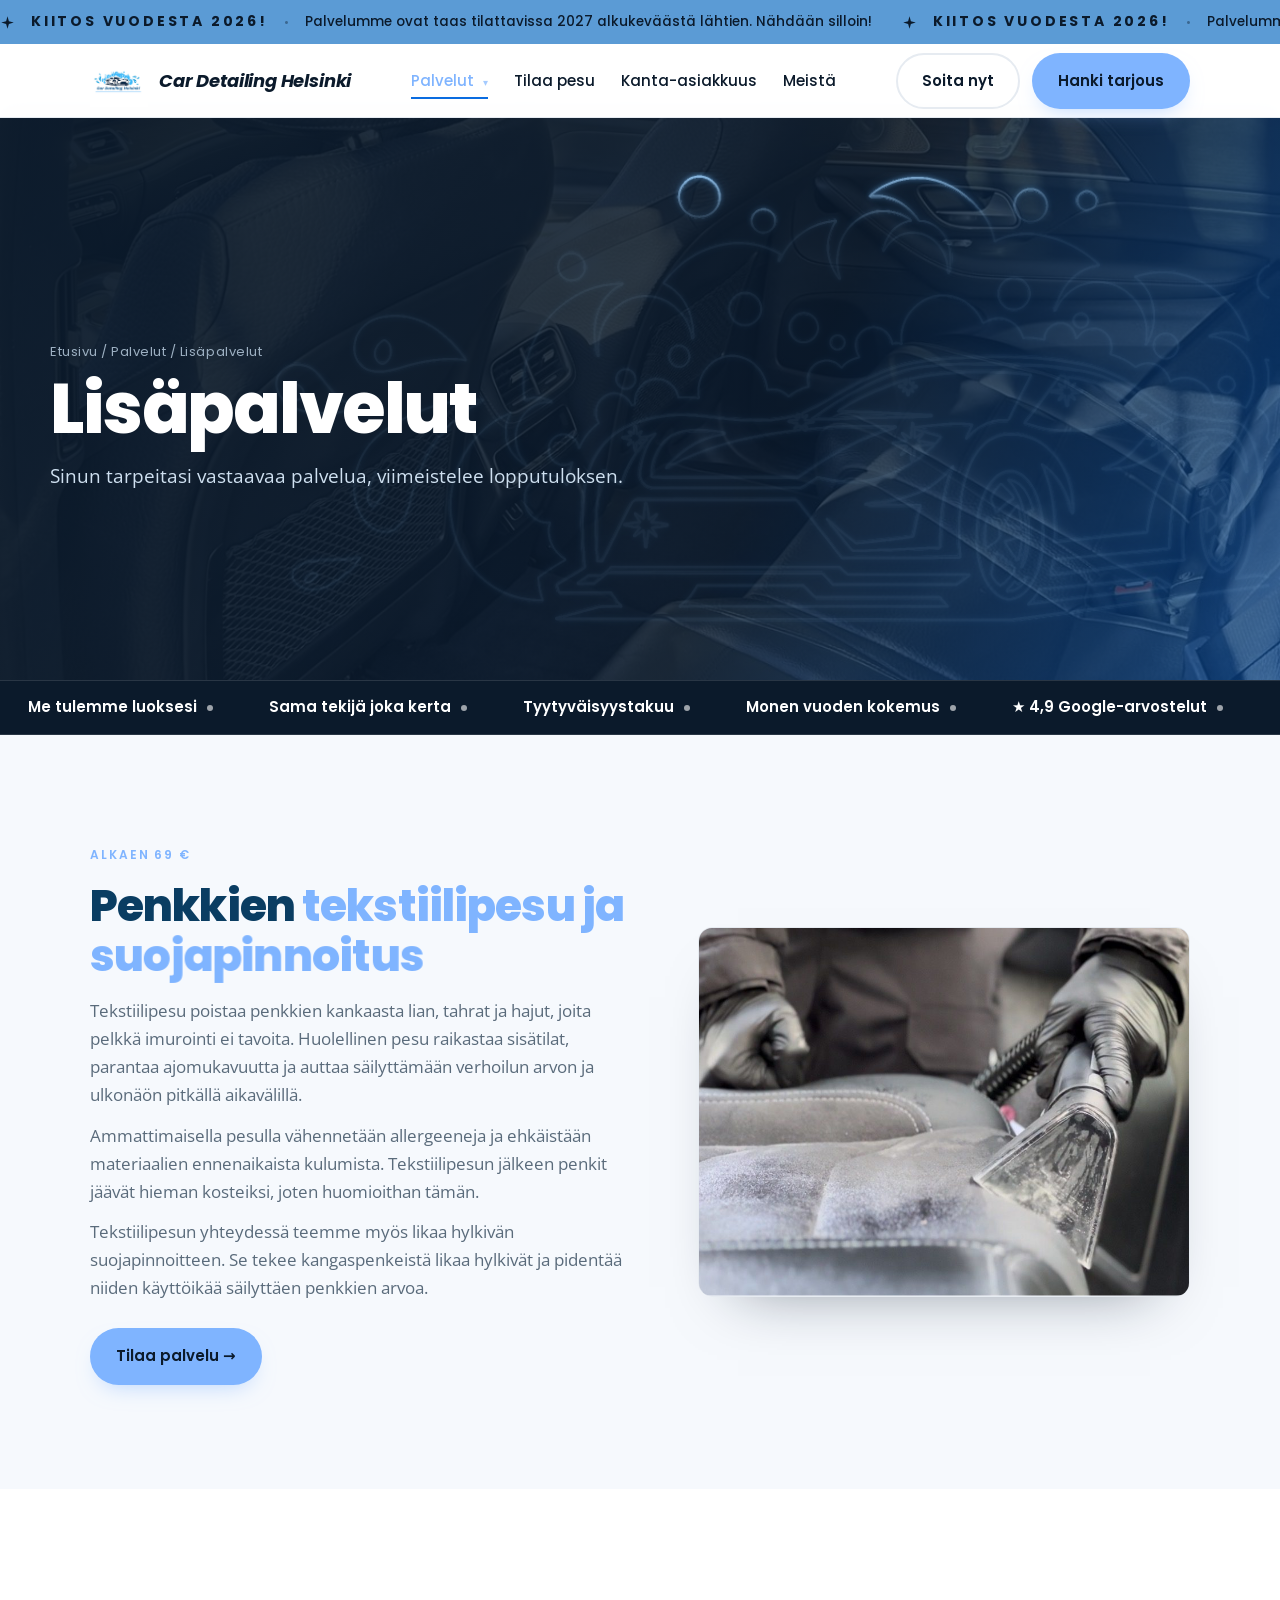
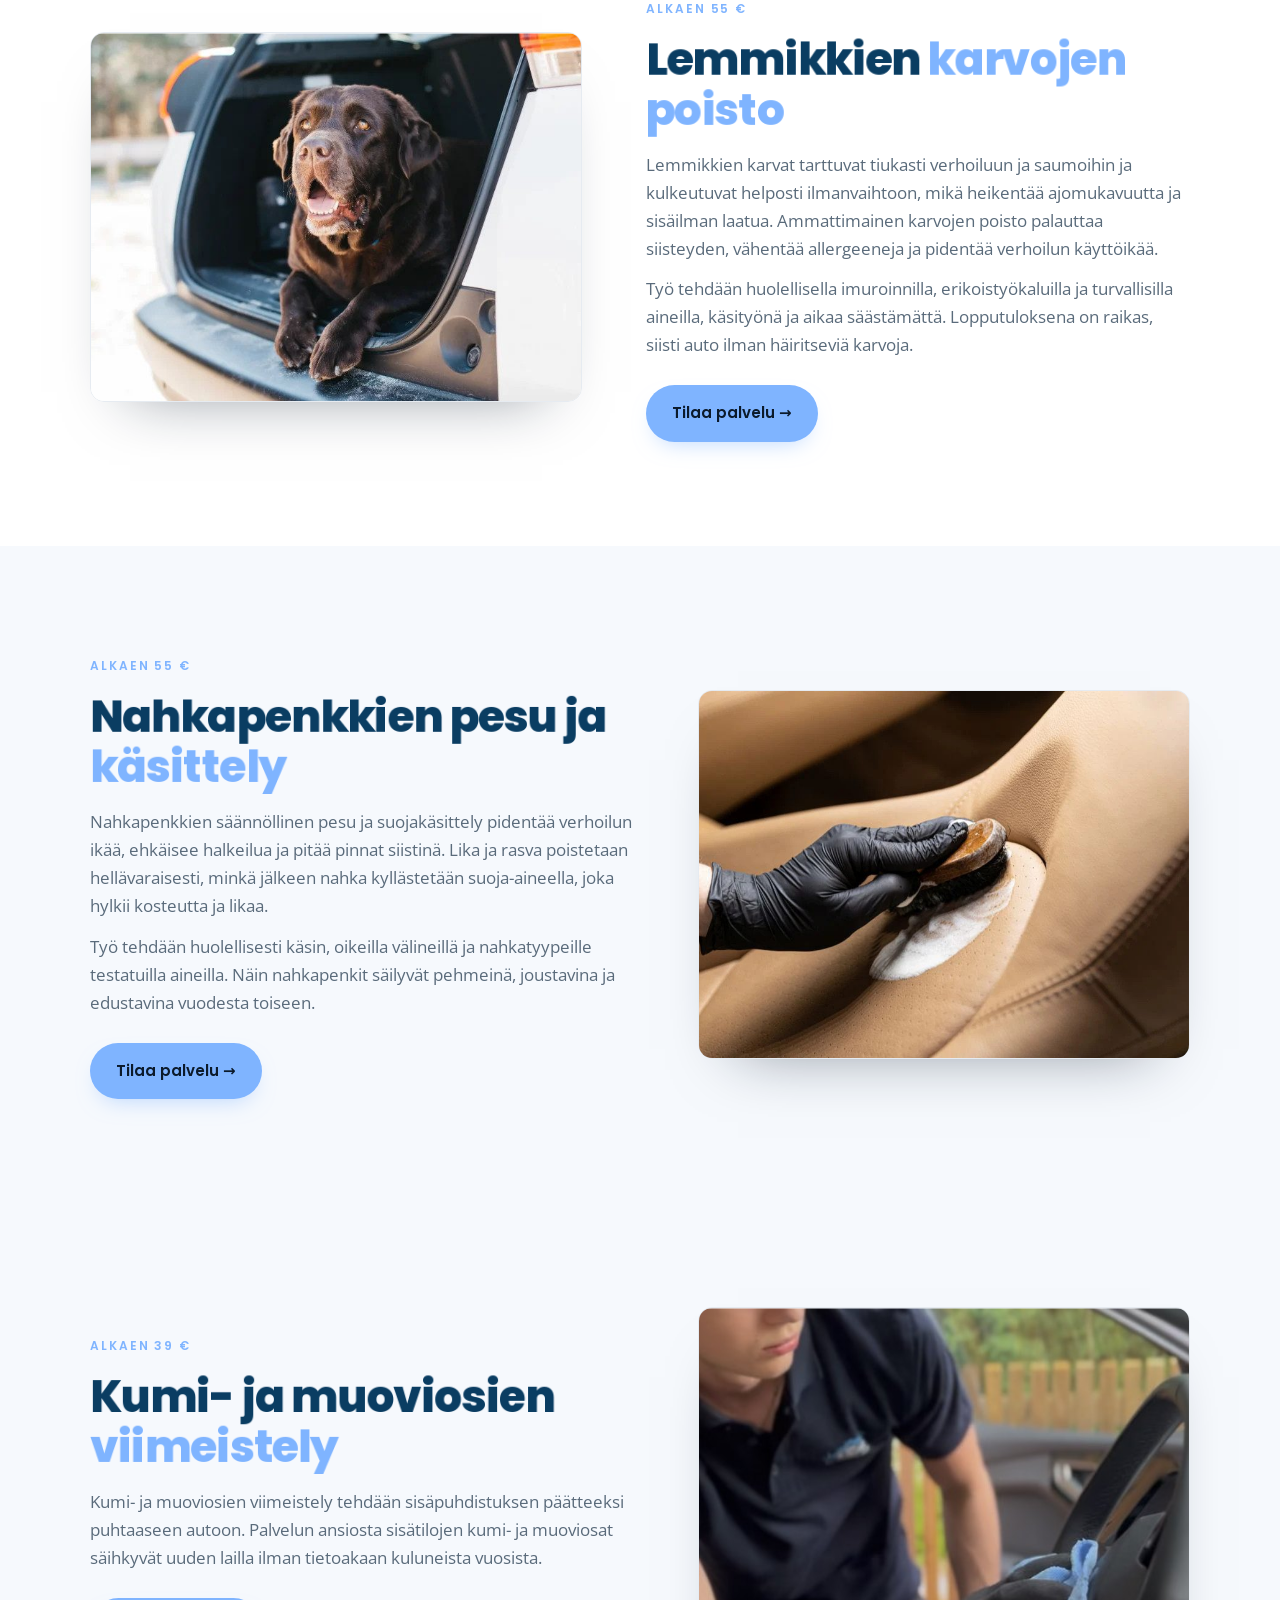
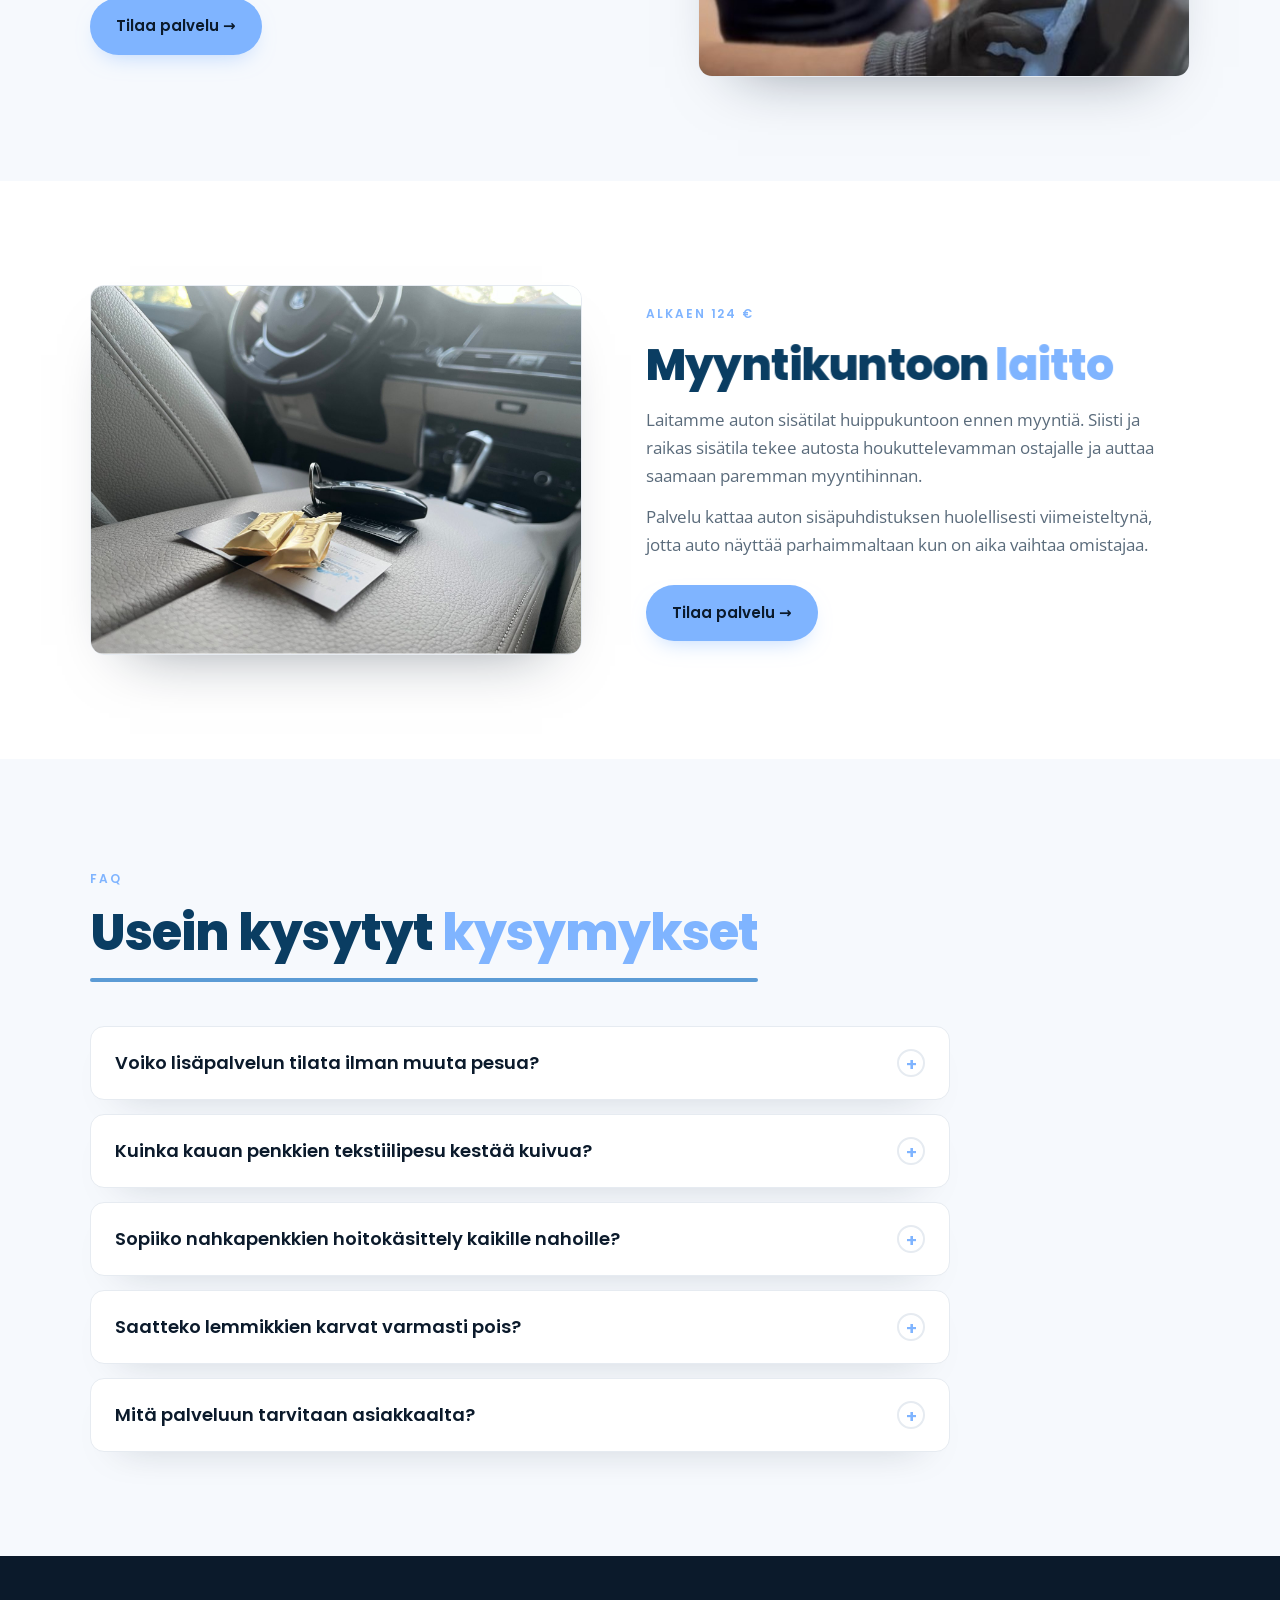
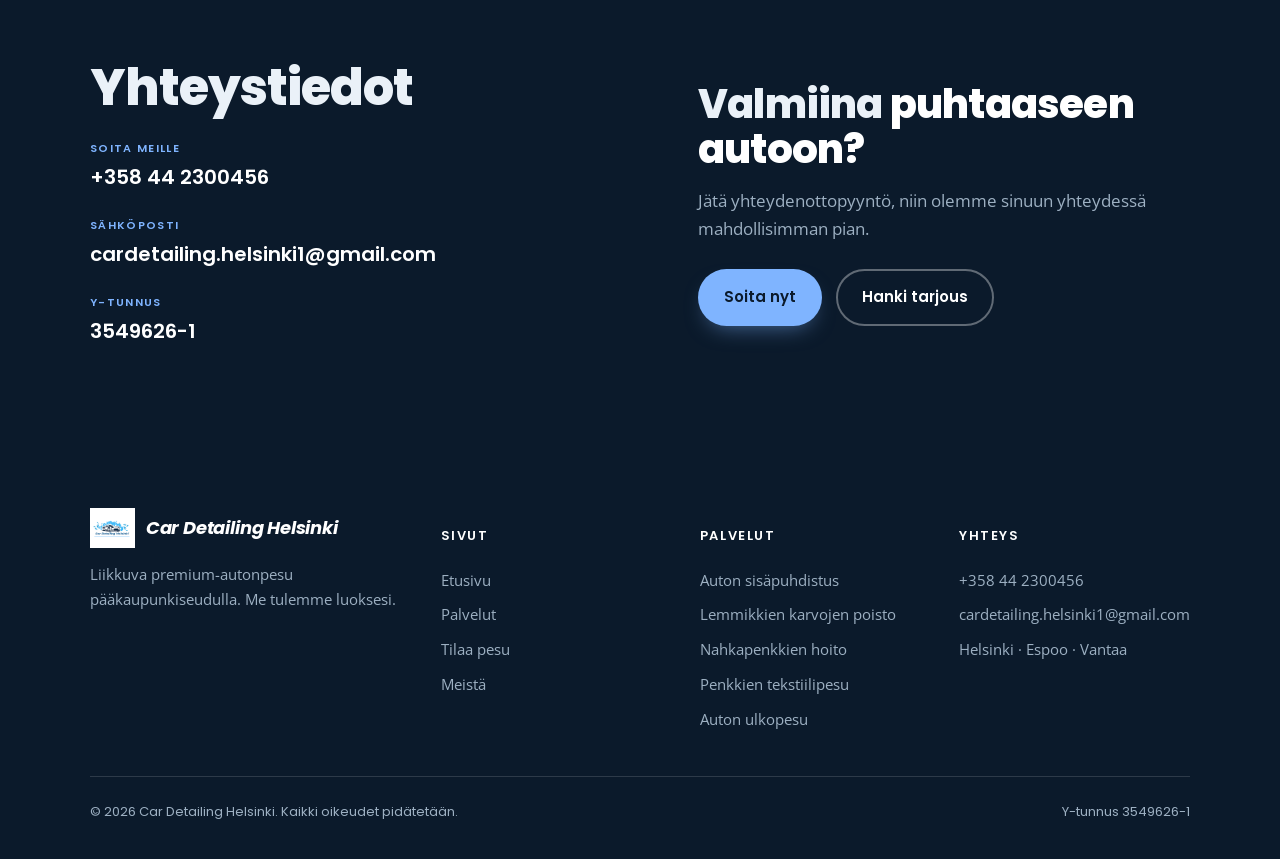
<file: lisapalvelut.html>
<!DOCTYPE html>
<html lang="fi">
<head>
<meta charset="UTF-8">
<meta name="viewport" content="width=device-width, initial-scale=1">
<title>Lisäpalvelut · Car Detailing Helsinki</title>
<meta name="description" content="Tekstiilipesu, lemmikkien karvojen poisto ja nahkapenkkien hoito.">
<meta name="theme-color" content="#0A6CE0">
<link rel="canonical" href="https://www.cardetailinghelsinki.com/lisapalvelut.html">
<link rel="preconnect" href="https://fonts.googleapis.com">
<link rel="preconnect" href="https://fonts.gstatic.com" crossorigin>
<link href="https://fonts.googleapis.com/css2?family=Poppins:wght@300;400;500;600;700;800&family=Open+Sans:wght@400;500;600;700&display=swap" rel="stylesheet">
<link rel="icon" href="favicon.ico?v=2" sizes="any">
<link rel="icon" type="image/png" sizes="32x32" href="favicon-32.png?v=2">
<link rel="icon" type="image/png" sizes="16x16" href="favicon-16.png?v=2">
<link rel="apple-touch-icon" href="apple-touch-icon.png?v=2">
<link rel="stylesheet" href="styles.css">
</head>
<body id="top">
<!-- KAUSI-ILMOITUSPALKKI (liikkuva) -->
<div class="promobar">
  <div class="promo-track">
    <div class="promo-group">
      <span class="promo-spark"><svg viewBox="0 0 24 24" fill="currentColor"><path d="M12 2l2.2 7.8L22 12l-7.8 2.2L12 22l-2.2-7.8L2 12l7.8-2.2z"/></svg></span>
      <span class="promo-title">Kiitos vuodesta 2026!</span>
      <span class="promo-dot">·</span>
      <span class="promo-note">Palvelumme ovat taas tilattavissa 2027 alkukeväästä lähtien. Nähdään silloin!</span>
    </div>
  </div>
</div>
<header class="nav">
  <div class="wrap nav-inner">
    <a class="logo" href="/"><img src="logo.png" alt="Car Detailing Helsinki"><span class="txt">Car Detailing Helsinki</span></a>
    <nav class="nav-links" id="navLinks">
      <div class="nav-item has-drop">
        <a class="link active" href="palvelut.html">Palvelut <span class="caret">▾</span></a>
        <div class="dropdown">
          <a href="palvelut.html">Palvelumme</a>
          <a href="sisapuhdistus.html">Auton sisäpuhdistus</a>
          <a href="ulkopesu.html">Auton ulkopesu</a>
          <a href="lisapalvelut.html">Lisäpalvelut</a>
        </div>
      </div>
      <a class="link" href="tilaa-pesu.html">Tilaa pesu</a>
      <a class="link" href="kanta-asiakasohjelma.html">Kanta-asiakkuus</a>
      <a class="link" href="meista.html">Meistä</a>
      
    </nav>
    <div class="nav-cta">
      <a class="btn btn-ghost" href="tel:+358442300456">Soita nyt</a>
      <a class="btn btn-primary" href="tilaa-pesu.html#tarjous">Hanki tarjous</a>
      
      <button class="menu-btn" id="menuBtn" aria-label="Valikko"><span></span><span></span><span></span></button>
    </div>
  </div>
</header>
<section class="page-hero">
  <div class="bg" style="background-image:url('sisapuhdistus.jpg')" aria-hidden="true"></div>
  <div class="hero-logo" aria-hidden="true"><img class="hl-base" src="logo-outline.png" alt="" width="2026" height="922"><img class="hl-shine" src="logo-outline.png" alt="" width="2026" height="922"><img class="hl-intro" src="logo-outline.png" alt="" width="2026" height="922"></div>
  <div class="wrap inner">
    <div class="crumb"><a href="/">Etusivu</a> / <a href="palvelut.html">Palvelut</a> / Lisäpalvelut</div>
    <h1>Lisäpalvelut</h1>
    <p class="lead">Sinun tarpeitasi vastaavaa palvelua, viimeistelee lopputuloksen.</p>
  </div>
</section>
<div class="marquee" aria-hidden="true"><div class="track" id="track">
<span class="item">Me tulemme luoksesi<span class="d"></span></span>
<span class="item">Sama tekijä joka kerta<span class="d"></span></span>
<span class="item">Tyytyväisyystakuu<span class="d"></span></span>
<span class="item">Monen vuoden kokemus<span class="d"></span></span>
<span class="item">★ 4,9 Google-arvostelut<span class="d"></span></span>
<span class="item">Joustavat aikataulut<span class="d"></span></span>
</div></div>
<section style="background:var(--paper-2)">
  <div class="wrap split">
    <div class="copy">
      <span class="eyebrow">Alkaen 69 €</span>
      <h2>Penkkien <span class="hh">tekstiilipesu ja suojapinnoitus</span></h2>
      <p>Tekstiilipesu poistaa penkkien kankaasta lian, tahrat ja hajut, joita pelkkä imurointi ei tavoita. Huolellinen pesu raikastaa sisätilat, parantaa ajomukavuutta ja auttaa säilyttämään verhoilun arvon ja ulkonäön pitkällä aikavälillä.</p>
      <p>Ammattimaisella pesulla vähennetään allergeeneja ja ehkäistään materiaalien ennenaikaista kulumista. Tekstiilipesun jälkeen penkit jäävät hieman kosteiksi, joten huomioithan tämän.</p>
      <p>Tekstiilipesun yhteydessä teemme myös likaa hylkivän suojapinnoitteen. Se tekee kangaspenkeistä likaa hylkivät ja pidentää niiden käyttöikää säilyttäen penkkien arvoa.</p>
      <a class="btn btn-primary" href="tilaa-pesu.html">Tilaa palvelu →</a>
    </div>
    <div class="media reveal"><img src="tekstiilipesu.jpg" alt="Penkkien tekstiilipesu"></div>
  </div>
</section>
<section>
  <div class="wrap split rev">
    <div class="media reveal"><img src="lemmikki-karvat.jpg" alt="Lemmikkien karvojen poisto"></div>
    <div class="copy">
      <span class="eyebrow">Alkaen 55 €</span>
      <h2>Lemmikkien <span class="hh">karvojen poisto</span></h2>
      <p>Lemmikkien karvat tarttuvat tiukasti verhoiluun ja saumoihin ja kulkeutuvat helposti ilmanvaihtoon, mikä heikentää ajomukavuutta ja sisäilman laatua. Ammattimainen karvojen poisto palauttaa siisteyden, vähentää allergeeneja ja pidentää verhoilun käyttöikää.</p>
      <p>Työ tehdään huolellisella imuroinnilla, erikoistyökaluilla ja turvallisilla aineilla, käsityönä ja aikaa säästämättä. Lopputuloksena on raikas, siisti auto ilman häiritseviä karvoja.</p>
      <a class="btn btn-primary" href="tilaa-pesu.html">Tilaa palvelu →</a>
    </div>
  </div>
</section>
<section style="background:var(--paper-2)">
  <div class="wrap split">
    <div class="copy">
      <span class="eyebrow">Alkaen 55 €</span>
      <h2>Nahkapenkkien pesu ja <span class="hh">käsittely</span></h2>
      <p>Nahkapenkkien säännöllinen pesu ja suojakäsittely pidentää verhoilun ikää, ehkäisee halkeilua ja pitää pinnat siistinä. Lika ja rasva poistetaan hellävaraisesti, minkä jälkeen nahka kyllästetään suoja-aineella, joka hylkii kosteutta ja likaa.</p>
      <p>Työ tehdään huolellisesti käsin, oikeilla välineillä ja nahkatyypeille testatuilla aineilla. Näin nahkapenkit säilyvät pehmeinä, joustavina ja edustavina vuodesta toiseen.</p>
      <a class="btn btn-primary" href="tilaa-pesu.html">Tilaa palvelu →</a>
    </div>
    <div class="media reveal"><img src="nahkapenkit.jpg" alt="Nahkapenkkien hoito"></div>
  </div>
</section>
<section style="background:var(--paper-2)">
  <div class="wrap split">
    <div class="copy">
      <span class="eyebrow">Alkaen 39 €</span>
      <h2>Kumi- ja muoviosien <span class="hh">viimeistely</span></h2>
      <p>Kumi- ja muoviosien viimeistely tehdään sisäpuhdistuksen päätteeksi puhtaaseen autoon. Palvelun ansiosta sisätilojen kumi- ja muoviosat säihkyvät uuden lailla ilman tietoakaan kuluneista vuosista.</p>
      <a class="btn btn-primary" href="tilaa-pesu.html">Tilaa palvelu →</a>
    </div>
    <div class="media reveal"><img src="kumi-muovi.jpg" alt="Kumi- ja muoviosien viimeistely"></div>
  </div>
</section>
<section>
  <div class="wrap split rev">
    <div class="media reveal"><img src="kanta-asiakas.jpg" alt="Myyntikuntoon laitto"></div>
    <div class="copy">
      <span class="eyebrow">Alkaen 124 €</span>
      <h2>Myyntikuntoon <span class="hh">laitto</span></h2>
      <p>Laitamme auton sisätilat huippukuntoon ennen myyntiä. Siisti ja raikas sisätila tekee autosta houkuttelevamman ostajalle ja auttaa saamaan paremman myyntihinnan.</p>
      <p>Palvelu kattaa auton sisäpuhdistuksen huolellisesti viimeisteltynä, jotta auto näyttää parhaimmaltaan kun on aika vaihtaa omistajaa.</p>
      <a class="btn btn-primary" href="tilaa-pesu.html">Tilaa palvelu →</a>
    </div>
  </div>
</section>
<section style="background:var(--paper-2)"><div class="wrap"><div class="sec-head"><span class="eyebrow">FAQ</span><h2>Usein kysytyt <span class="hh">kysymykset</span></h2></div><div class="faq"><div class="qa"><button><span>Voiko lisäpalvelun tilata ilman muuta pesua?</span><span class="ic">+</span></button><div class="a"><p>Kyllä. Lisäpalvelut voi tilata joko yksittäin tai osana laajempaa sisäpuhdistusta. Kysy tarjousta juuri sinun tarpeisiisi.</p></div></div><div class="qa"><button><span>Kuinka kauan penkkien tekstiilipesu kestää kuivua?</span><span class="ic">+</span></button><div class="a"><p>Tekstiilipesun jälkeen penkit jäävät hieman kosteiksi ja kuivuvat yleensä muutamassa tunnissa. Suosittelemme välttämään penkkien käyttöä heti pesun jälkeen.</p></div></div><div class="qa"><button><span>Sopiiko nahkapenkkien hoitokäsittely kaikille nahoille?</span><span class="ic">+</span></button><div class="a"><p>Kyllä. Käytämme nahalle turvallisia tuotteita, jotka puhdistavat ja suojaavat pintaa. Kartoitamme materiaalin aina ennen käsittelyä.</p></div></div><div class="qa"><button><span>Saatteko lemmikkien karvat varmasti pois?</span><span class="ic">+</span></button><div class="a"><p>Poistamme karvat tehokkaasti verhoilusta ja saumoista erikoisvälineillä. Erittäin pinttyneet karvat voivat vaatia hieman enemmän aikaa, mutta lopputulos on selvästi raikkaampi.</p></div></div><div class="qa"><button><span>Mitä palveluun tarvitaan asiakkaalta?</span><span class="ic">+</span></button><div class="a"><p>Sisäpuhdistukseen tarvitsemme asiakkaalta vain sähkötolpan tai pistorasian, johon saamme jatkojohtomme kiinni. Ulkopesuun tarvitsee myös veden ja kunnollisen piha-alueen.</p></div></div></div></div></section>
<section id="yhteys" class="band-dark contact">
  <div class="wrap split">
    <div class="info">
      <div>
        <h2 style="font-size:clamp(30px,4.6vw,50px);font-weight:800">Yhteystiedot</h2>
      </div>
      <div class="row"><div class="l">Soita meille</div><div class="v"><a href="tel:+358442300456">+358 44 2300456</a></div></div>
      <div class="row"><div class="l">Sähköposti</div><div class="v"><a href="mailto:cardetailing.helsinki1@gmail.com">cardetailing.helsinki1@gmail.com</a></div></div>
      <div class="row"><div class="l">Y-tunnus</div><div class="v">3549626-1</div></div>
    </div>
    <div class="contact-cta">
      <h2 style="font-size:clamp(26px,3.6vw,40px);font-weight:800">Valmiina <span class="hh">puhtaaseen autoon?</span></h2>
      <p class="muted" style="margin-top:14px">Jätä yhteydenottopyyntö, niin olemme sinuun yhteydessä mahdollisimman pian.</p>
      <div class="cta-row" style="display:flex;gap:14px;flex-wrap:wrap;margin-top:26px">
        <a class="btn btn-primary" href="tel:+358442300456">Soita nyt</a>
        <a class="btn btn-ghost inv" href="tilaa-pesu.html#tarjous">Hanki tarjous</a>
      </div>
    </div>
  </div>
</section>

<footer>
  <div class="wrap">
    <div class="foot-grid">
      <div class="foot-brand">
        <div class="logo"><img src="logo.png" alt="Car Detailing Helsinki"><span>Car Detailing Helsinki</span></div>
        <p>Liikkuva premium-autonpesu pääkaupunkiseudulla. Me tulemme luoksesi.</p>
      </div>
      <div>
        <h4>Sivut</h4>
        <a href="/">Etusivu</a>
        <a href="palvelut.html">Palvelut</a>
        <a href="tilaa-pesu.html">Tilaa pesu</a>
        <a href="meista.html">Meistä</a>
      </div>
      <div>
        <h4>Palvelut</h4>
        <a href="palvelut.html">Auton sisäpuhdistus</a>
        <a href="palvelut.html">Lemmikkien karvojen poisto</a>
        <a href="palvelut.html">Nahkapenkkien hoito</a>
        <a href="palvelut.html">Penkkien tekstiilipesu</a>
        <a href="palvelut.html">Auton ulkopesu</a>
      </div>
      <div>
        <h4>Yhteys</h4>
        <a href="tel:+358442300456">+358 44 2300456</a>
        <a href="mailto:cardetailing.helsinki1@gmail.com">cardetailing.helsinki1@gmail.com</a>
        <a href="#">Helsinki · Espoo · Vantaa</a>
      </div>
    </div>
    <div class="foot-bottom">
      <span>© 2026 Car Detailing Helsinki. Kaikki oikeudet pidätetään.</span>
      <span>Y-tunnus 3549626-1</span>
    </div>
  </div>
</footer>
<script src="app.js"></script>
</body></html>
</file>
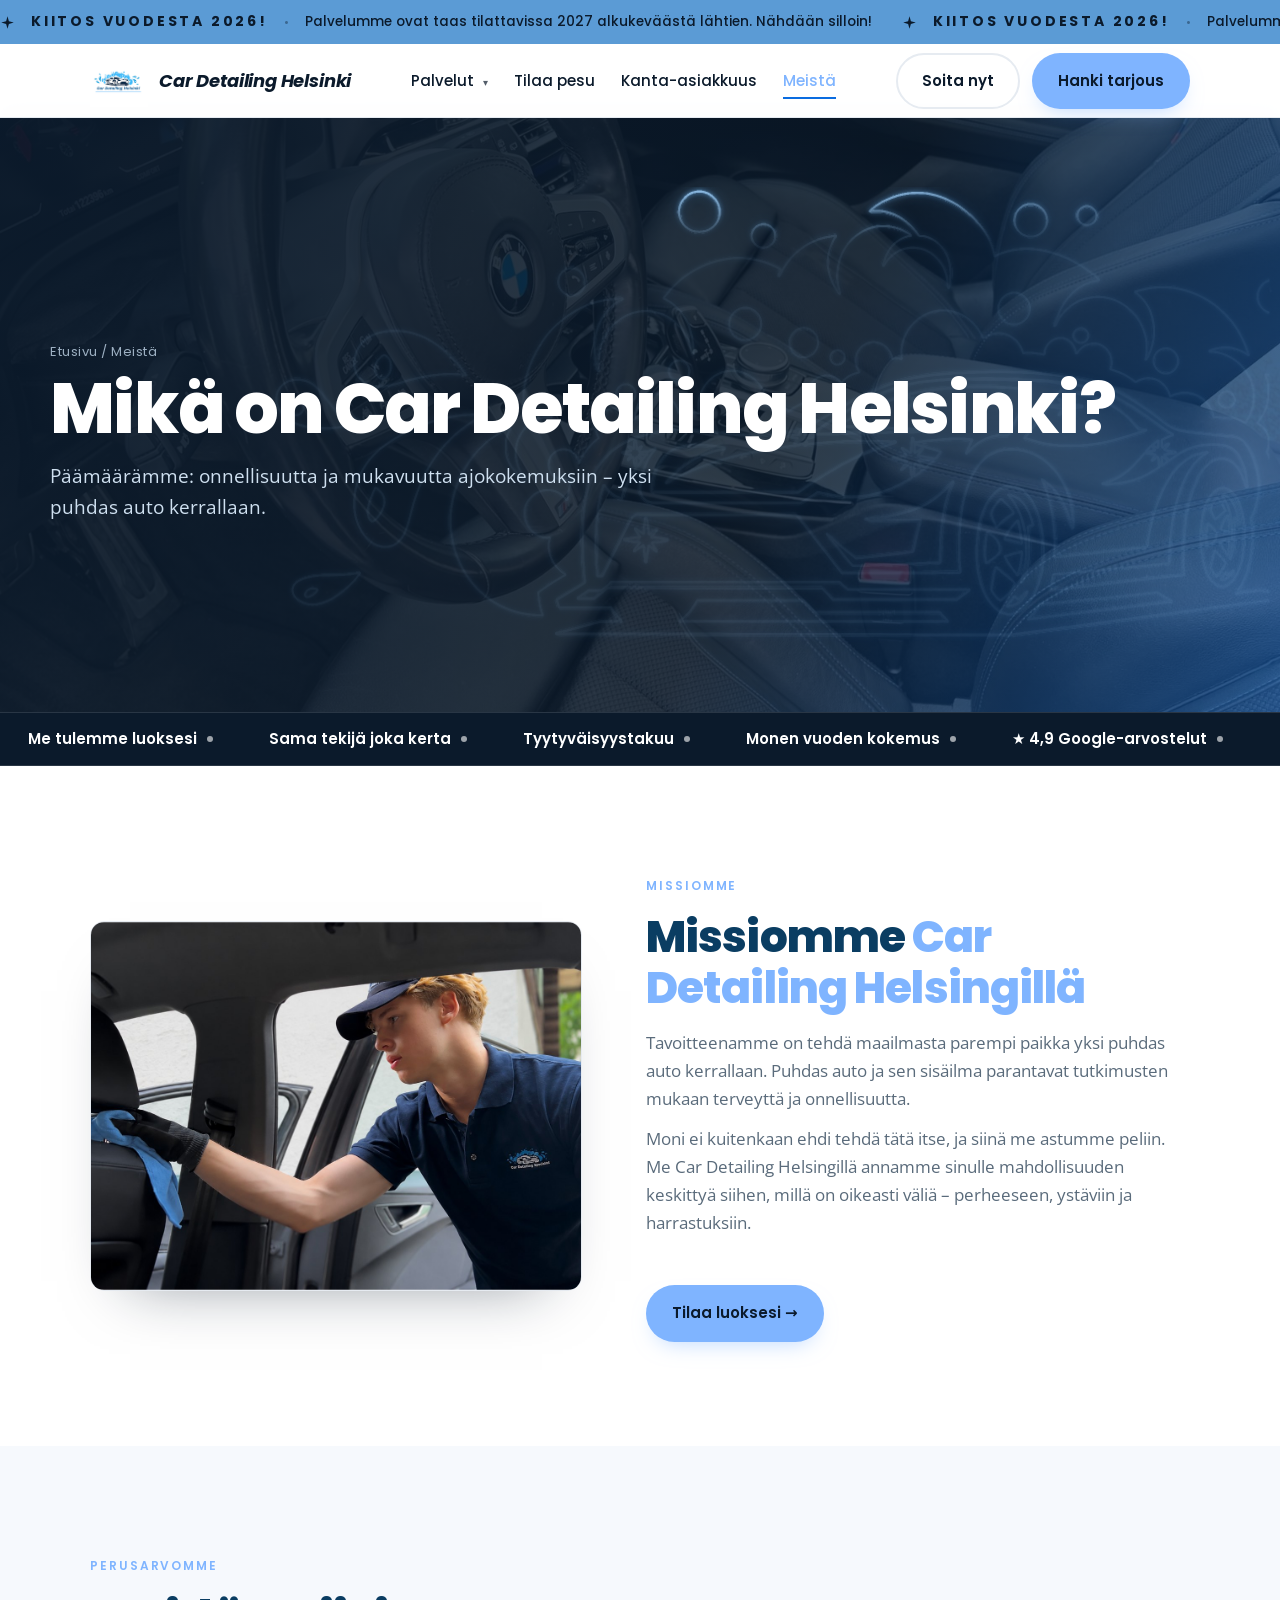
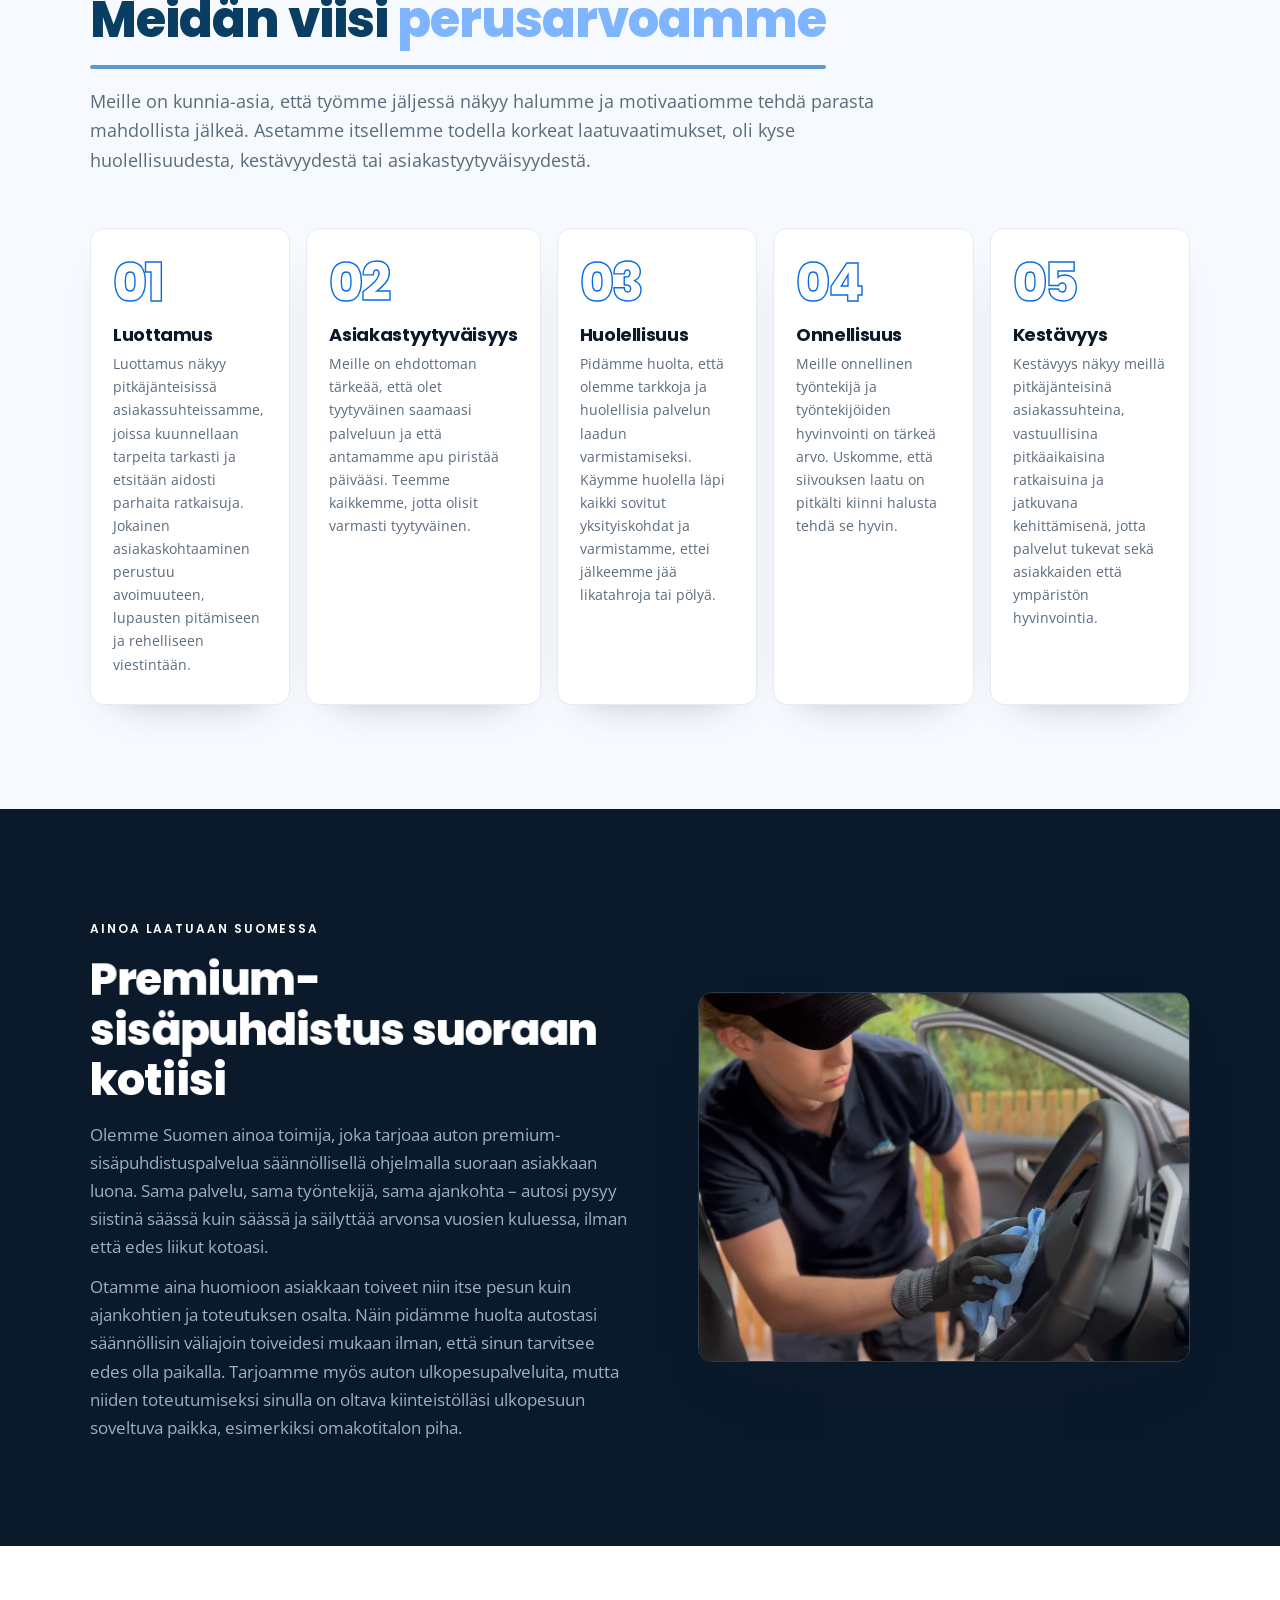
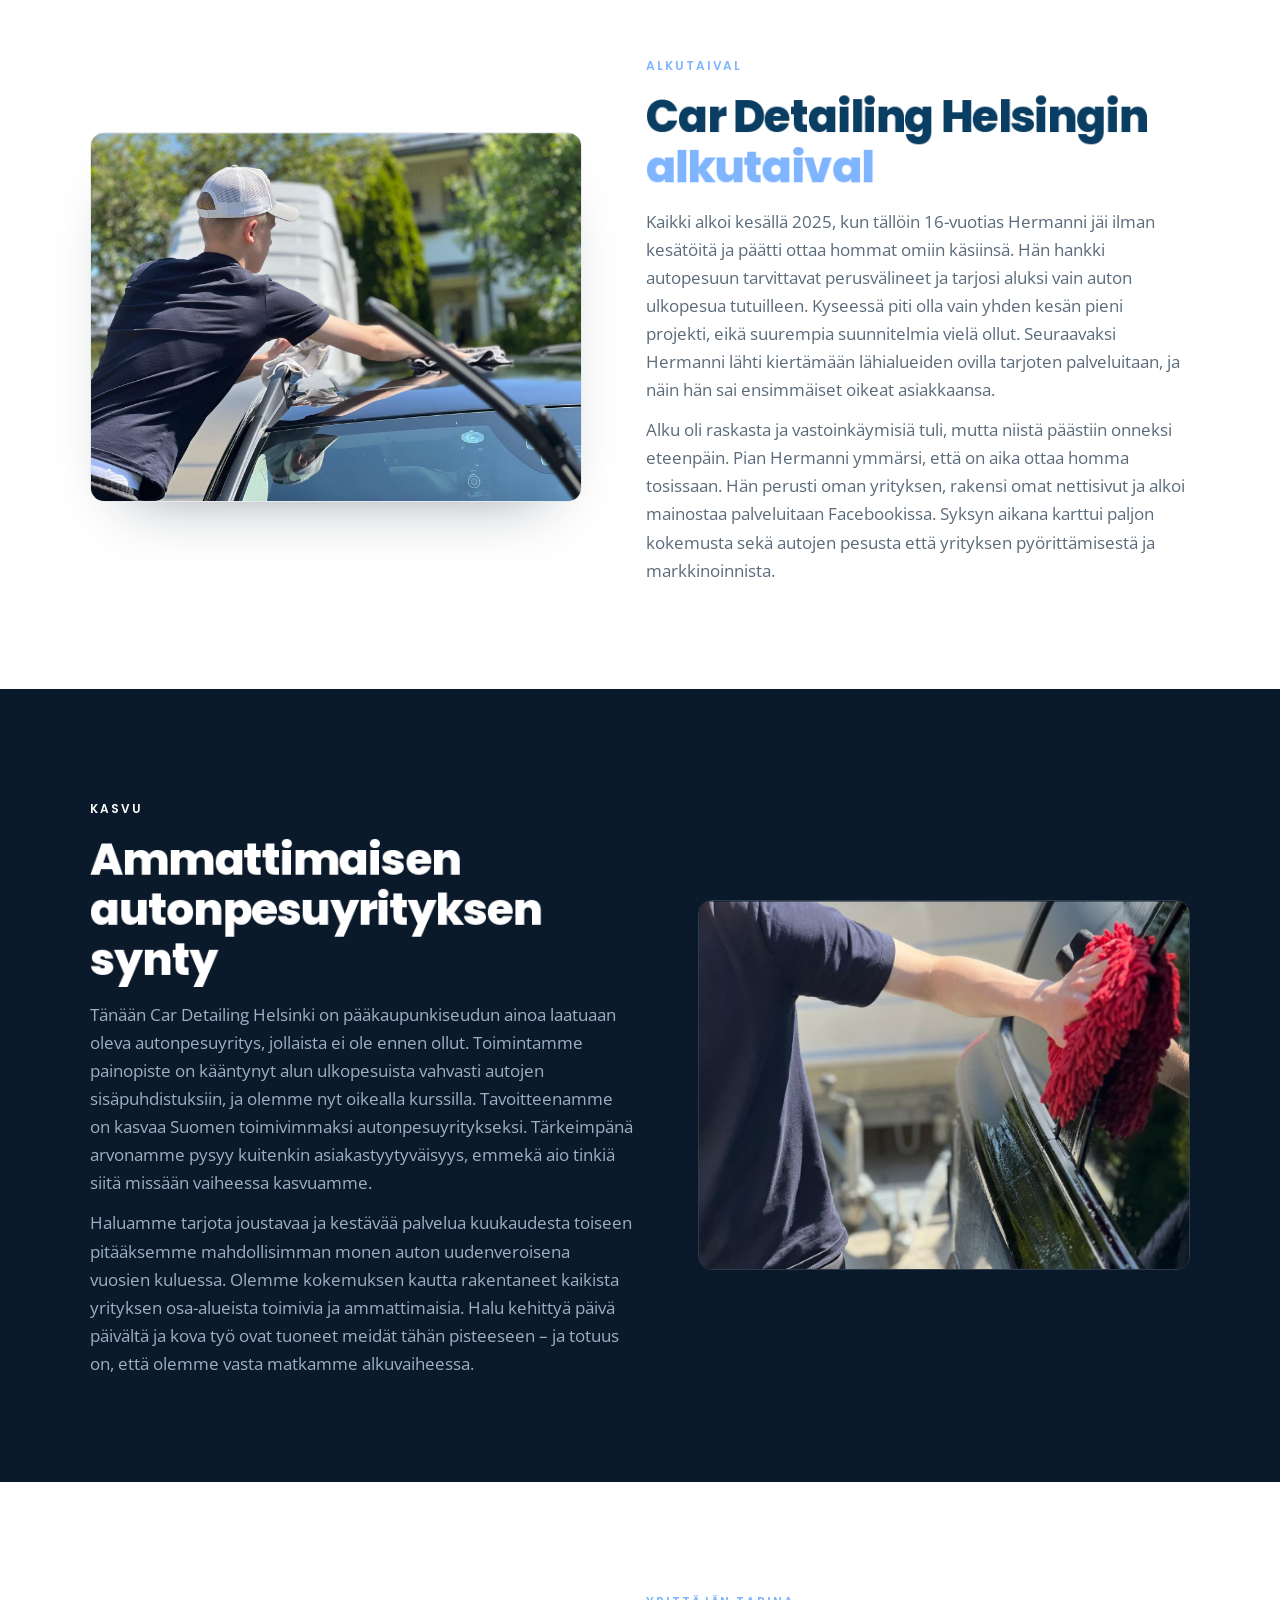
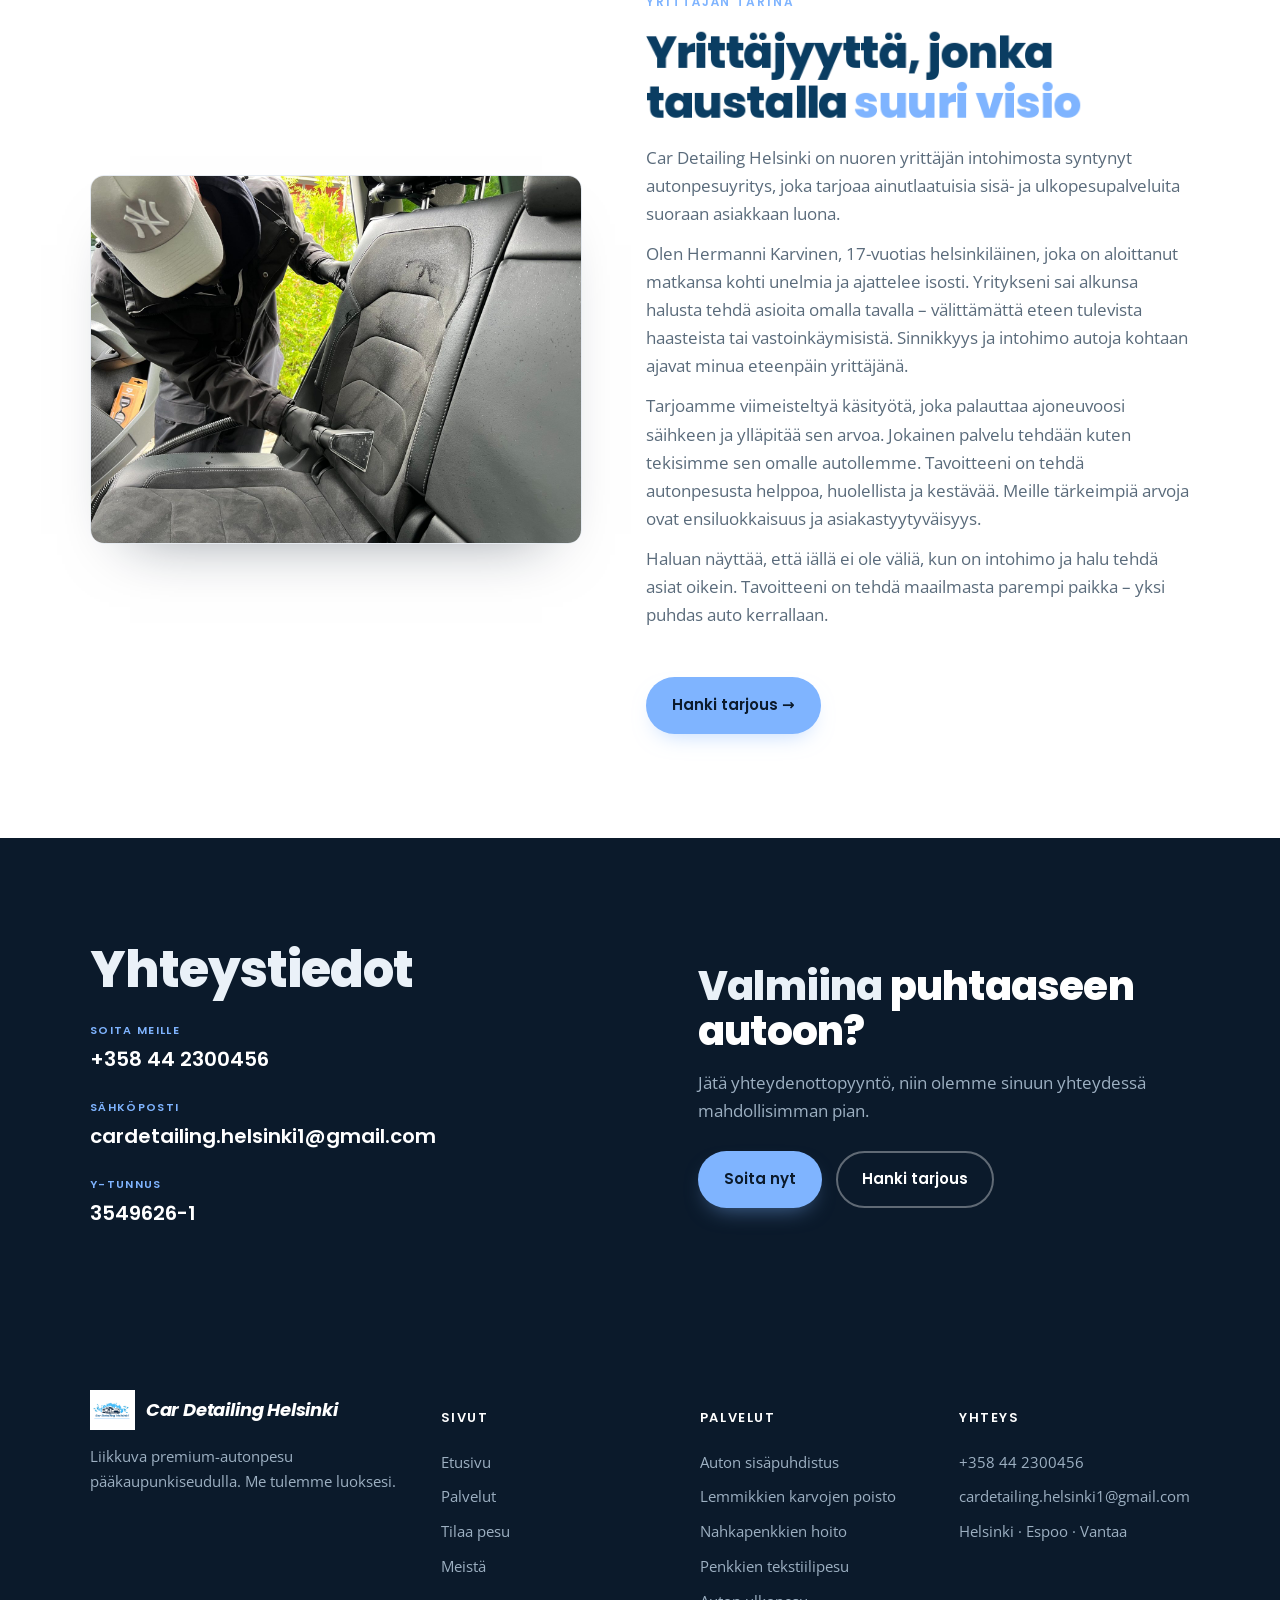
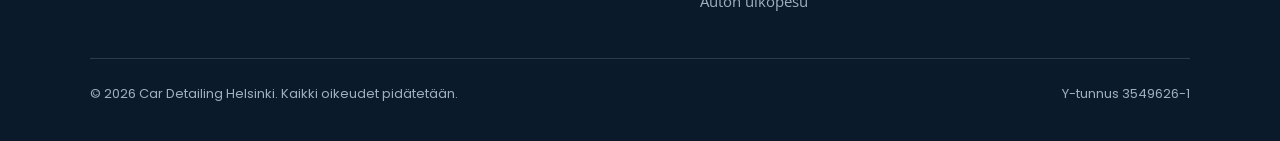
<file: meista.html>
<!DOCTYPE html>
<html lang="fi">
<head>
<meta charset="UTF-8">
<meta name="viewport" content="width=device-width, initial-scale=1">
<title>Meistä · Car Detailing Helsinki</title>
<meta name="description" content="Mikä on Car Detailing Helsinki? Nuoren yrittäjän intohimosta syntynyt liikkuva autonpesuyritys pääkaupunkiseudulla.">
<meta name="theme-color" content="#0A6CE0">
<link rel="canonical" href="https://www.cardetailinghelsinki.com/meista.html">
<link rel="preconnect" href="https://fonts.googleapis.com">
<link rel="preconnect" href="https://fonts.gstatic.com" crossorigin>
<link href="https://fonts.googleapis.com/css2?family=Poppins:wght@300;400;500;600;700;800&family=Open+Sans:wght@400;500;600;700&display=swap" rel="stylesheet">
<link rel="icon" href="favicon.ico?v=2" sizes="any">
<link rel="icon" type="image/png" sizes="32x32" href="favicon-32.png?v=2">
<link rel="icon" type="image/png" sizes="16x16" href="favicon-16.png?v=2">
<link rel="apple-touch-icon" href="apple-touch-icon.png?v=2">
<link rel="stylesheet" href="styles.css">
</head>
<body id="top">
<!-- KAUSI-ILMOITUSPALKKI (liikkuva) -->
<div class="promobar">
  <div class="promo-track">
    <div class="promo-group">
      <span class="promo-spark"><svg viewBox="0 0 24 24" fill="currentColor"><path d="M12 2l2.2 7.8L22 12l-7.8 2.2L12 22l-2.2-7.8L2 12l7.8-2.2z"/></svg></span>
      <span class="promo-title">Kiitos vuodesta 2026!</span>
      <span class="promo-dot">·</span>
      <span class="promo-note">Palvelumme ovat taas tilattavissa 2027 alkukeväästä lähtien. Nähdään silloin!</span>
    </div>
  </div>
</div>
<header class="nav">
  <div class="wrap nav-inner">
    <a class="logo" href="/"><img src="logo.png" alt="Car Detailing Helsinki"><span class="txt">Car Detailing Helsinki</span></a>
    <nav class="nav-links" id="navLinks">
      <div class="nav-item has-drop">
        <a class="link" href="palvelut.html">Palvelut <span class="caret">▾</span></a>
        <div class="dropdown">
          <a href="palvelut.html">Palvelumme</a>
          <a href="sisapuhdistus.html">Auton sisäpuhdistus</a>
          <a href="ulkopesu.html">Auton ulkopesu</a>
          <a href="lisapalvelut.html">Lisäpalvelut</a>
        </div>
      </div>
      <a class="link" href="tilaa-pesu.html">Tilaa pesu</a>
      <a class="link" href="kanta-asiakasohjelma.html">Kanta-asiakkuus</a>
      <a class="link active" href="meista.html">Meistä</a>
      
    </nav>
    <div class="nav-cta">
      <a class="btn btn-ghost" href="tel:+358442300456">Soita nyt</a>
      <a class="btn btn-primary" href="tilaa-pesu.html#tarjous">Hanki tarjous</a>
      
      <button class="menu-btn" id="menuBtn" aria-label="Valikko"><span></span><span></span><span></span></button>
    </div>
  </div>
</header>
<section class="page-hero">
  <div class="bg" style="background-image:url('meista-hero.jpg')" aria-hidden="true"></div>
  <div class="hero-logo" aria-hidden="true"><img class="hl-base" src="logo-outline.png" alt="" width="2026" height="922"><img class="hl-shine" src="logo-outline.png" alt="" width="2026" height="922"><img class="hl-intro" src="logo-outline.png" alt="" width="2026" height="922"></div>
  <div class="wrap inner">
    <div class="crumb"><a href="/">Etusivu</a> / Meistä</div>
    <h1>Mikä on Car Detailing Helsinki?</h1>
    <p class="lead">Päämäärämme: onnellisuutta ja mukavuutta ajokokemuksiin – yksi puhdas auto kerrallaan.</p>
  </div>
</section>
<div class="marquee" aria-hidden="true"><div class="track" id="track">
<span class="item">Me tulemme luoksesi<span class="d"></span></span>
<span class="item">Sama tekijä joka kerta<span class="d"></span></span>
<span class="item">Tyytyväisyystakuu<span class="d"></span></span>
<span class="item">Monen vuoden kokemus<span class="d"></span></span>
<span class="item">★ 4,9 Google-arvostelut<span class="d"></span></span>
<span class="item">Joustavat aikataulut<span class="d"></span></span>
</div></div>

<section><div class="wrap split rev">
  <div class="media reveal"><img src="henkilokohtainen.jpg" alt="Henkilökohtainen auton sisäpuhdistus"></div>
  <div class="copy">
    <span class="eyebrow">Missiomme</span>
    <h2>Missiomme <span class="hh">Car Detailing Helsingillä</span></h2>
    <p>Tavoitteenamme on tehdä maailmasta parempi paikka yksi puhdas auto kerrallaan. Puhdas auto ja sen sisäilma parantavat tutkimusten mukaan terveyttä ja onnellisuutta.</p>
    <p>Moni ei kuitenkaan ehdi tehdä tätä itse, ja siinä me astumme peliin. Me Car Detailing Helsingillä annamme sinulle mahdollisuuden keskittyä siihen, millä on oikeasti väliä – perheeseen, ystäviin ja harrastuksiin.</p>
    <div class="cta-row" style="margin-top:22px"><a class="btn btn-primary" href="tilaa-pesu.html">Tilaa luoksesi →</a></div>
  </div>
</div></section>

<section style="background:var(--paper-2)"><div class="wrap">
  <div class="sec-head"><span class="eyebrow">Perusarvomme</span><h2>Meidän viisi <span class="hh">perusarvoamme</span></h2><p>Meille on kunnia-asia, että työmme jäljessä näkyy halumme ja motivaatiomme tehdä parasta mahdollista jälkeä. Asetamme itsellemme todella korkeat laatuvaatimukset, oli kyse huolellisuudesta, kestävyydestä tai asiakastyytyväisyydestä.</p></div>
  <div class="values">
    <div class="value reveal"><div class="num">01</div><h3>Luottamus</h3><p>Luottamus näkyy pitkäjänteisissä asiakassuhteissamme, joissa kuunnellaan tarpeita tarkasti ja etsitään aidosti parhaita ratkaisuja. Jokainen asiakaskohtaaminen perustuu avoimuuteen, lupausten pitämiseen ja rehelliseen viestintään.</p></div>
    <div class="value reveal d1"><div class="num">02</div><h3>Asiakastyytyväisyys</h3><p>Meille on ehdottoman tärkeää, että olet tyytyväinen saamaasi palveluun ja että antamamme apu piristää päivääsi. Teemme kaikkemme, jotta olisit varmasti tyytyväinen.</p></div>
    <div class="value reveal d2"><div class="num">03</div><h3>Huolellisuus</h3><p>Pidämme huolta, että olemme tarkkoja ja huolellisia palvelun laadun varmistamiseksi. Käymme huolella läpi kaikki sovitut yksityiskohdat ja varmistamme, ettei jälkeemme jää likatahroja tai pölyä.</p></div>
    <div class="value reveal"><div class="num">04</div><h3>Onnellisuus</h3><p>Meille onnellinen työntekijä ja työntekijöiden hyvinvointi on tärkeä arvo. Uskomme, että siivouksen laatu on pitkälti kiinni halusta tehdä se hyvin.</p></div>
    <div class="value reveal d1"><div class="num">05</div><h3>Kestävyys</h3><p>Kestävyys näkyy meillä pitkäjänteisinä asiakassuhteina, vastuullisina pitkäaikaisina ratkaisuina ja jatkuvana kehittämisenä, jotta palvelut tukevat sekä asiakkaiden että ympäristön hyvinvointia.</p></div>
  </div>
</div></section>

<section class="band-dark"><div class="wrap split">
  <div class="copy">
    <span class="eyebrow inv">Ainoa laatuaan Suomessa</span>
    <h2>Premium-sisäpuhdistus suoraan <span class="hh">kotiisi</span></h2>
    <p class="muted">Olemme Suomen ainoa toimija, joka tarjoaa auton premium-sisäpuhdistuspalvelua säännöllisellä ohjelmalla suoraan asiakkaan luona. Sama palvelu, sama työntekijä, sama ajankohta – autosi pysyy siistinä säässä kuin säässä ja säilyttää arvonsa vuosien kuluessa, ilman että edes liikut kotoasi.</p>
    <p class="muted">Otamme aina huomioon asiakkaan toiveet niin itse pesun kuin ajankohtien ja toteutuksen osalta. Näin pidämme huolta autostasi säännöllisin väliajoin toiveidesi mukaan ilman, että sinun tarvitsee edes olla paikalla. Tarjoamme myös auton ulkopesupalveluita, mutta niiden toteutumiseksi sinulla on oltava kiinteistölläsi ulkopesuun soveltuva paikka, esimerkiksi omakotitalon piha.</p>
  </div>
  <div class="media reveal" style="border-color:var(--line-inv)"><img src="IMG_2718.jpg" alt="Premium-sisäpuhdistus suoraan kotiisi"></div>
</div></section>

<section><div class="wrap split rev">
  <div class="media reveal"><img src="alkutaival.jpg" alt="Car Detailing Helsingin alkutaival"></div>
  <div class="copy">
    <span class="eyebrow">Alkutaival</span>
    <h2>Car Detailing Helsingin <span class="hh">alkutaival</span></h2>
    <p>Kaikki alkoi kesällä 2025, kun tällöin 16-vuotias Hermanni jäi ilman kesätöitä ja päätti ottaa hommat omiin käsiinsä. Hän hankki autopesuun tarvittavat perusvälineet ja tarjosi aluksi vain auton ulkopesua tutuilleen. Kyseessä piti olla vain yhden kesän pieni projekti, eikä suurempia suunnitelmia vielä ollut. Seuraavaksi Hermanni lähti kiertämään lähialueiden ovilla tarjoten palveluitaan, ja näin hän sai ensimmäiset oikeat asiakkaansa.</p>
    <p>Alku oli raskasta ja vastoinkäymisiä tuli, mutta niistä päästiin onneksi eteenpäin. Pian Hermanni ymmärsi, että on aika ottaa homma tosissaan. Hän perusti oman yrityksen, rakensi omat nettisivut ja alkoi mainostaa palveluitaan Facebookissa. Syksyn aikana karttui paljon kokemusta sekä autojen pesusta että yrityksen pyörittämisestä ja markkinoinnista.</p>
  </div>
</div></section>

<section class="band-dark"><div class="wrap split">
  <div class="copy">
    <span class="eyebrow inv">Kasvu</span>
    <h2>Ammattimaisen autonpesuyrityksen <span class="hh">synty</span></h2>
    <p class="muted">Tänään Car Detailing Helsinki on pääkaupunkiseudun ainoa laatuaan oleva autonpesuyritys, jollaista ei ole ennen ollut. Toimintamme painopiste on kääntynyt alun ulkopesuista vahvasti autojen sisäpuhdistuksiin, ja olemme nyt oikealla kurssilla. Tavoitteenamme on kasvaa Suomen toimivimmaksi autonpesuyritykseksi. Tärkeimpänä arvonamme pysyy kuitenkin asiakastyytyväisyys, emmekä aio tinkiä siitä missään vaiheessa kasvuamme.</p>
    <p class="muted">Haluamme tarjota joustavaa ja kestävää palvelua kuukaudesta toiseen pitääksemme mahdollisimman monen auton uudenveroisena vuosien kuluessa. Olemme kokemuksen kautta rakentaneet kaikista yrityksen osa-alueista toimivia ja ammattimaisia. Halu kehittyä päivä päivältä ja kova työ ovat tuoneet meidät tähän pisteeseen – ja totuus on, että olemme vasta matkamme alkuvaiheessa.</p>
  </div>
  <div class="media reveal" style="border-color:var(--line-inv)"><img src="ulkopesu-ammatti.jpg" alt="Ammattimainen autonpesuyritys"></div>
</div></section>

<section><div class="wrap split rev">
  <div class="media reveal"><img src="hermanni.jpg" alt="Hermanni Karvinen, Car Detailing Helsinki"></div>
  <div class="copy">
    <span class="eyebrow">Yrittäjän tarina</span>
    <h2>Yrittäjyyttä, jonka taustalla <span class="hh">suuri visio</span></h2>
    <p>Car Detailing Helsinki on nuoren yrittäjän intohimosta syntynyt autonpesuyritys, joka tarjoaa ainutlaatuisia sisä- ja ulkopesupalveluita suoraan asiakkaan luona.</p>
    <p>Olen Hermanni Karvinen, 17-vuotias helsinkiläinen, joka on aloittanut matkansa kohti unelmia ja ajattelee isosti. Yritykseni sai alkunsa halusta tehdä asioita omalla tavalla – välittämättä eteen tulevista haasteista tai vastoinkäymisistä. Sinnikkyys ja intohimo autoja kohtaan ajavat minua eteenpäin yrittäjänä.</p>
    <p>Tarjoamme viimeisteltyä käsityötä, joka palauttaa ajoneuvoosi säihkeen ja ylläpitää sen arvoa. Jokainen palvelu tehdään kuten tekisimme sen omalle autollemme. Tavoitteeni on tehdä autonpesusta helppoa, huolellista ja kestävää. Meille tärkeimpiä arvoja ovat ensiluokkaisuus ja asiakastyytyväisyys.</p>
    <p>Haluan näyttää, että iällä ei ole väliä, kun on intohimo ja halu tehdä asiat oikein. Tavoitteeni on tehdä maailmasta parempi paikka – yksi puhdas auto kerrallaan.</p>
    <div class="cta-row" style="margin-top:22px"><a class="btn btn-primary" href="tilaa-pesu.html#tarjous">Hanki tarjous →</a></div>
  </div>
</div></section>

<section id="yhteys" class="band-dark contact">
  <div class="wrap split">
    <div class="info">
      <div>
        <h2 style="font-size:clamp(30px,4.6vw,50px);font-weight:800">Yhteystiedot</h2>
      </div>
      <div class="row"><div class="l">Soita meille</div><div class="v"><a href="tel:+358442300456">+358 44 2300456</a></div></div>
      <div class="row"><div class="l">Sähköposti</div><div class="v"><a href="mailto:cardetailing.helsinki1@gmail.com">cardetailing.helsinki1@gmail.com</a></div></div>
      <div class="row"><div class="l">Y-tunnus</div><div class="v">3549626-1</div></div>
    </div>
    <div class="contact-cta">
      <h2 style="font-size:clamp(26px,3.6vw,40px);font-weight:800">Valmiina <span class="hh">puhtaaseen autoon?</span></h2>
      <p class="muted" style="margin-top:14px">Jätä yhteydenottopyyntö, niin olemme sinuun yhteydessä mahdollisimman pian.</p>
      <div class="cta-row" style="display:flex;gap:14px;flex-wrap:wrap;margin-top:26px">
        <a class="btn btn-primary" href="tel:+358442300456">Soita nyt</a>
        <a class="btn btn-ghost inv" href="tilaa-pesu.html#tarjous">Hanki tarjous</a>
      </div>
    </div>
  </div>
</section>

<footer>
  <div class="wrap">
    <div class="foot-grid">
      <div class="foot-brand">
        <div class="logo"><img src="logo.png" alt="Car Detailing Helsinki"><span>Car Detailing Helsinki</span></div>
        <p>Liikkuva premium-autonpesu pääkaupunkiseudulla. Me tulemme luoksesi.</p>
      </div>
      <div>
        <h4>Sivut</h4>
        <a href="/">Etusivu</a>
        <a href="palvelut.html">Palvelut</a>
        <a href="tilaa-pesu.html">Tilaa pesu</a>
        <a href="meista.html">Meistä</a>
      </div>
      <div>
        <h4>Palvelut</h4>
        <a href="palvelut.html">Auton sisäpuhdistus</a>
        <a href="palvelut.html">Lemmikkien karvojen poisto</a>
        <a href="palvelut.html">Nahkapenkkien hoito</a>
        <a href="palvelut.html">Penkkien tekstiilipesu</a>
        <a href="palvelut.html">Auton ulkopesu</a>
      </div>
      <div>
        <h4>Yhteys</h4>
        <a href="tel:+358442300456">+358 44 2300456</a>
        <a href="mailto:cardetailing.helsinki1@gmail.com">cardetailing.helsinki1@gmail.com</a>
        <a href="#">Helsinki · Espoo · Vantaa</a>
      </div>
    </div>
    <div class="foot-bottom">
      <span>© 2026 Car Detailing Helsinki. Kaikki oikeudet pidätetään.</span>
      <span>Y-tunnus 3549626-1</span>
    </div>
  </div>
</footer>
<script src="app.js"></script>
</body></html>
</file>
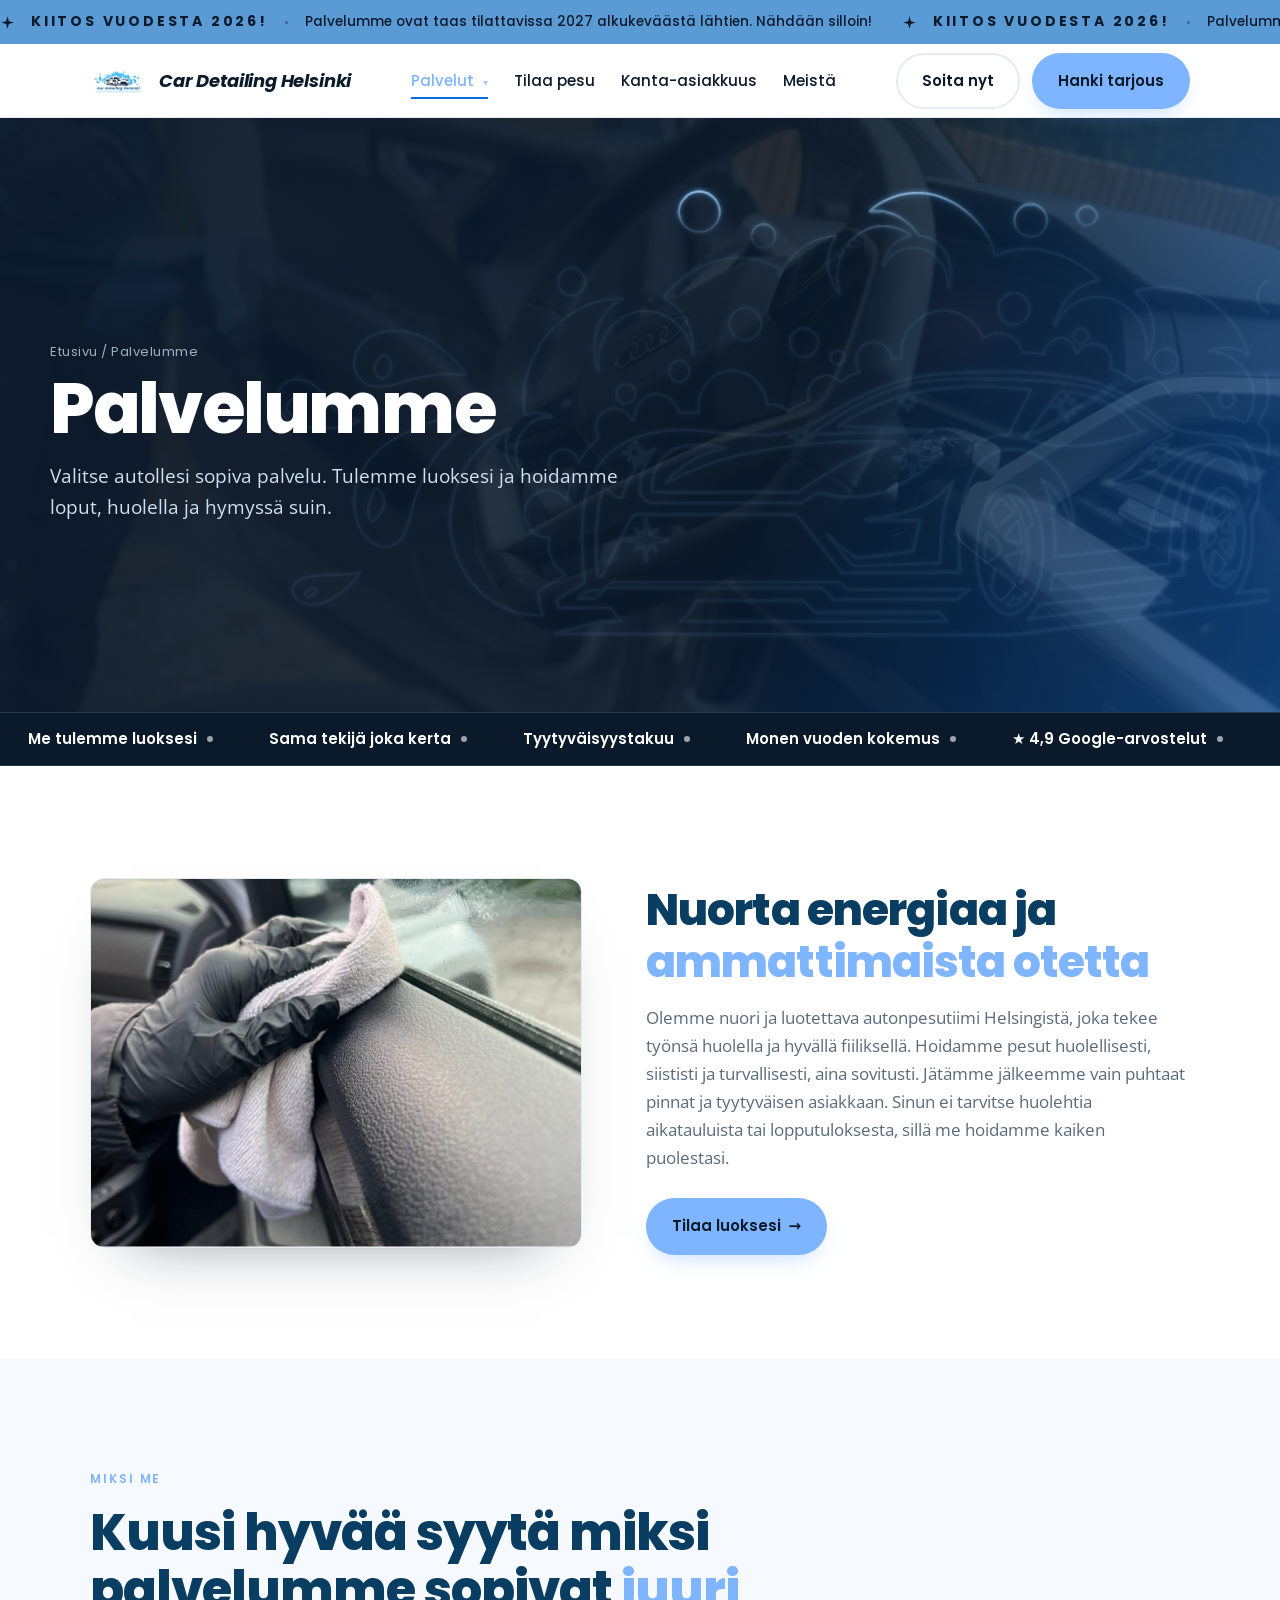
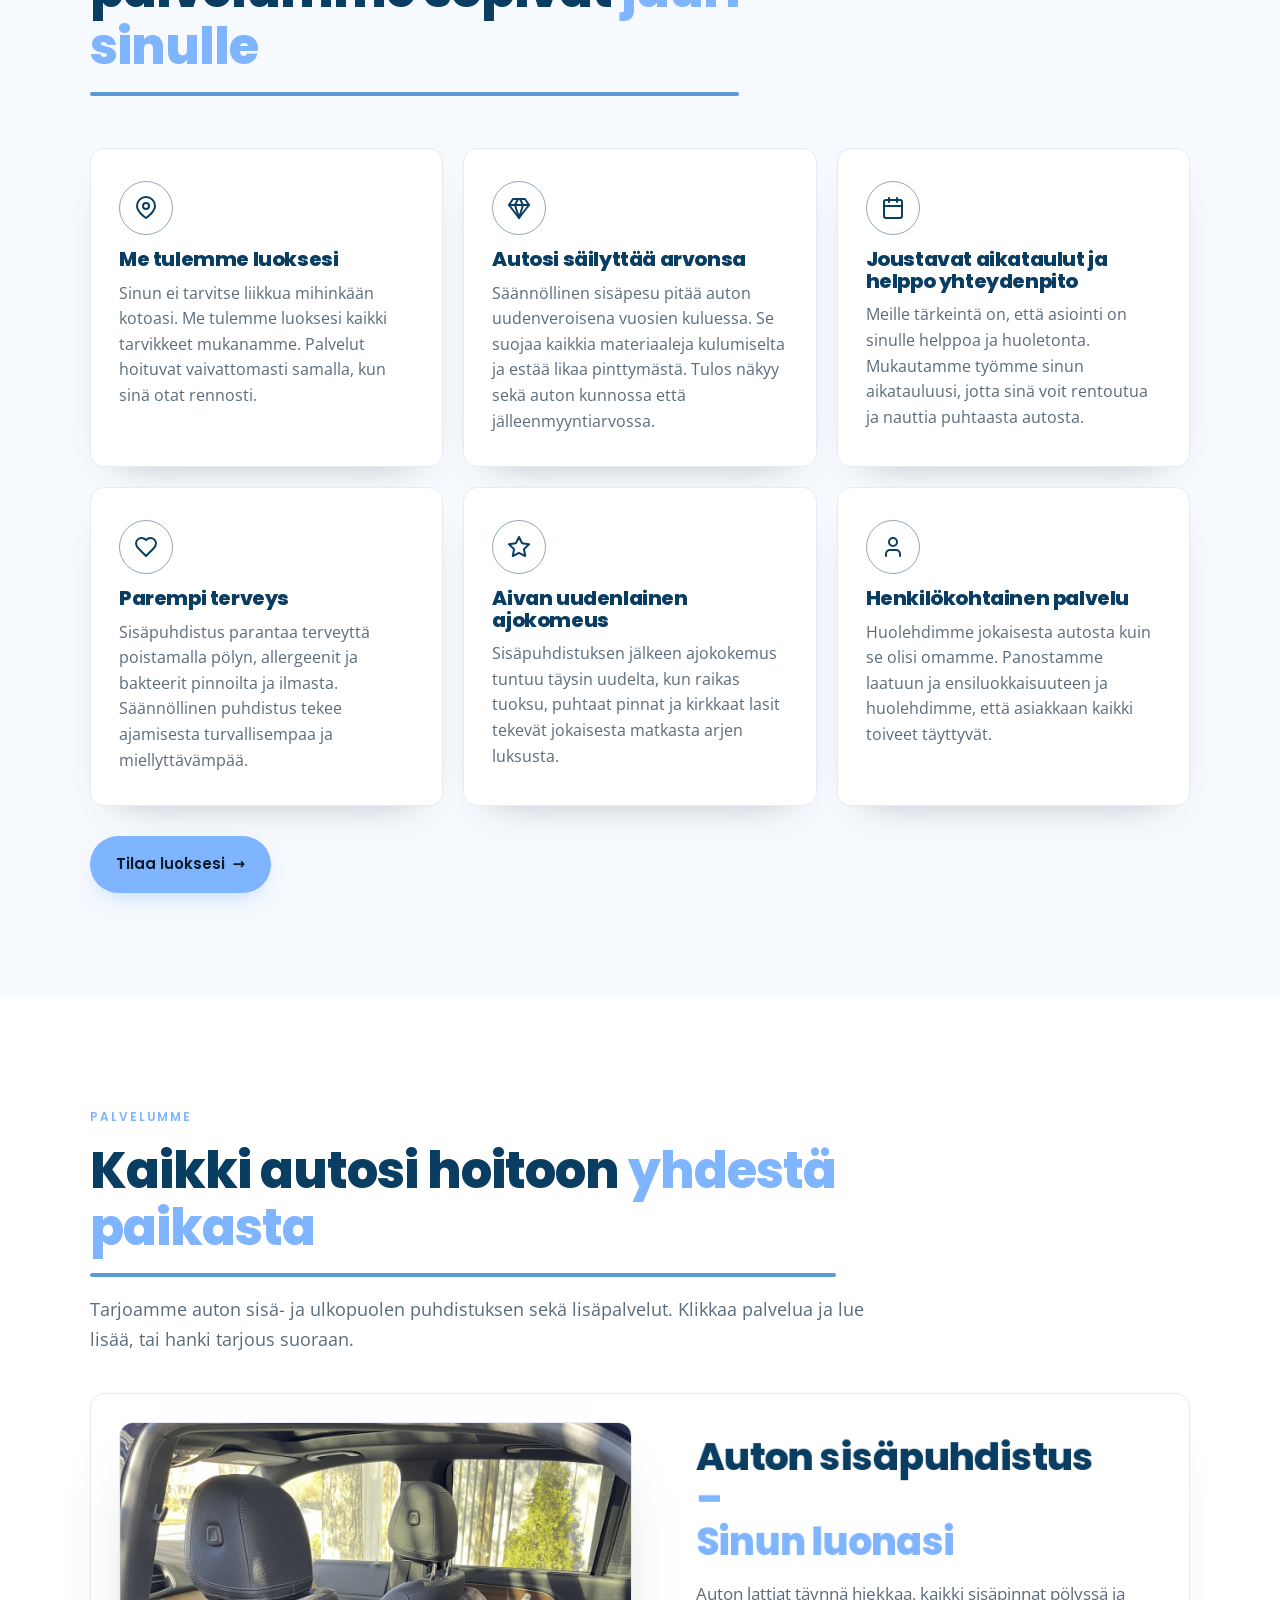
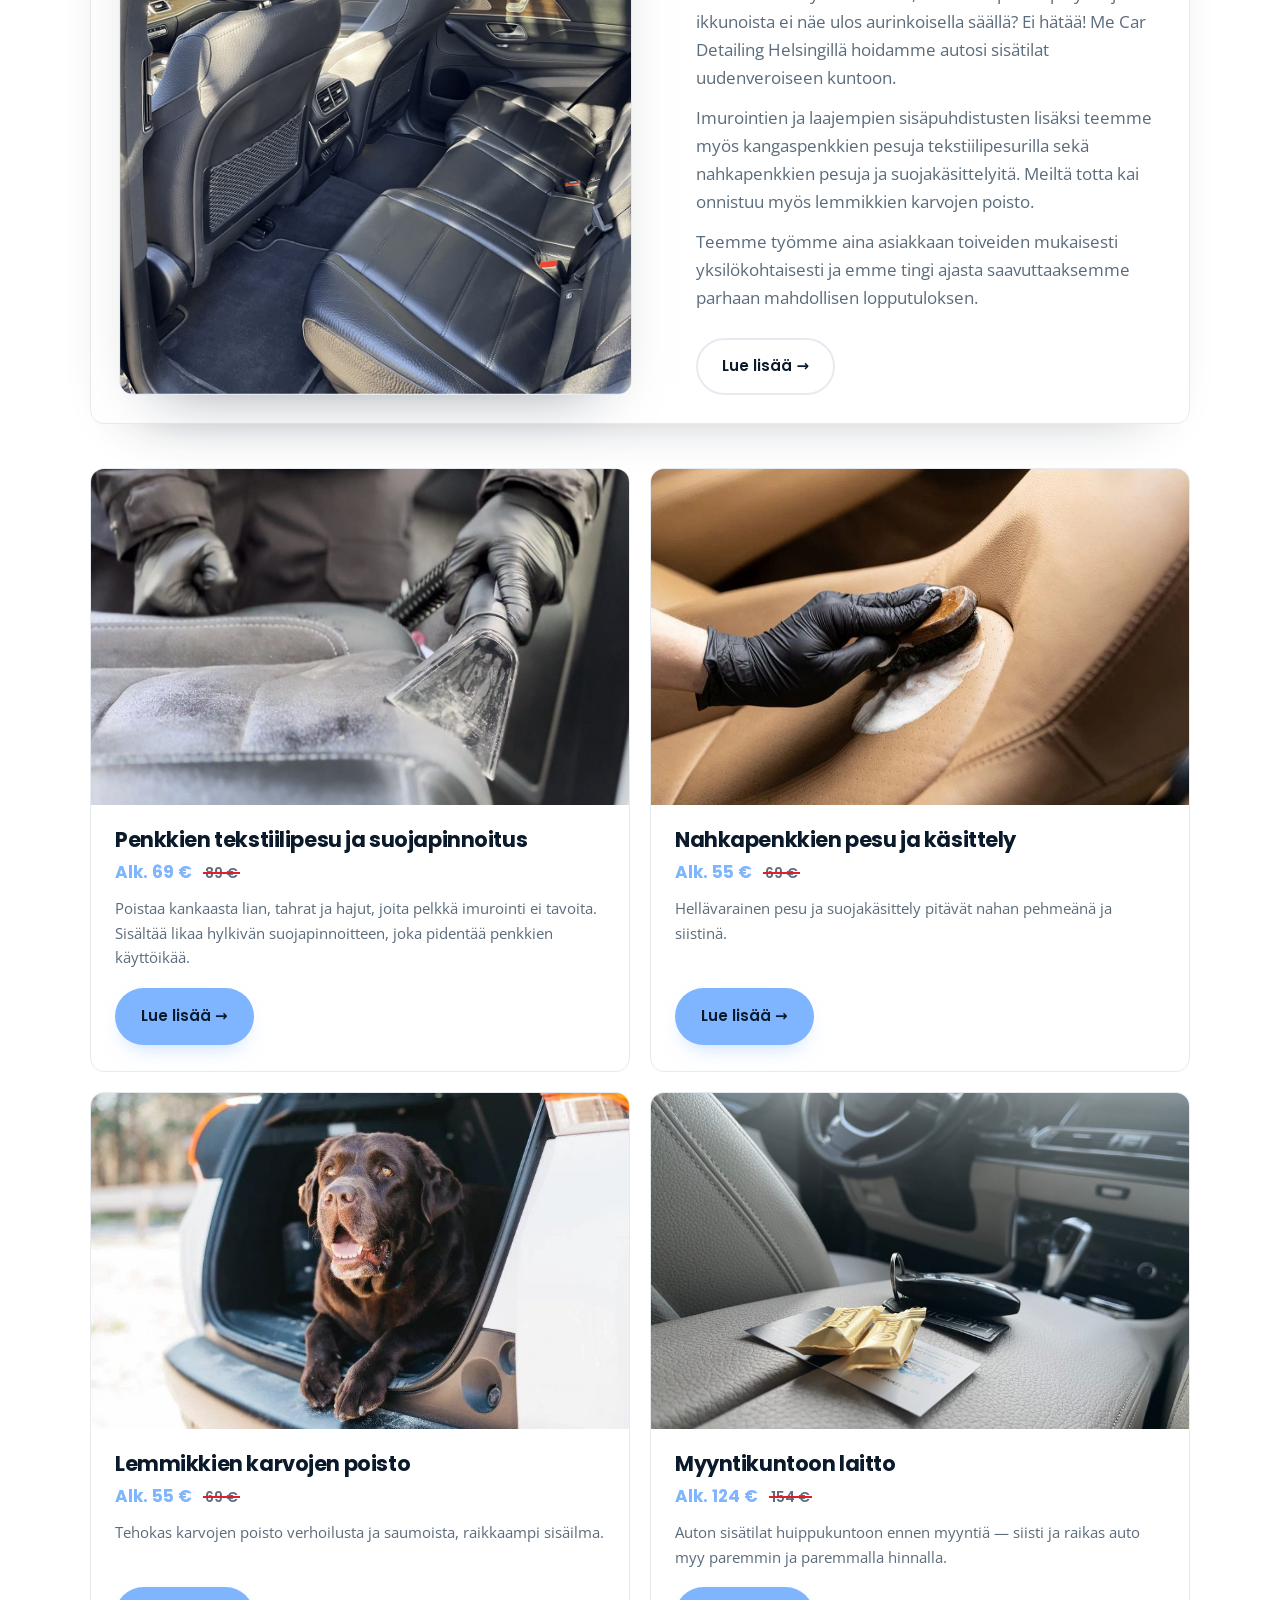
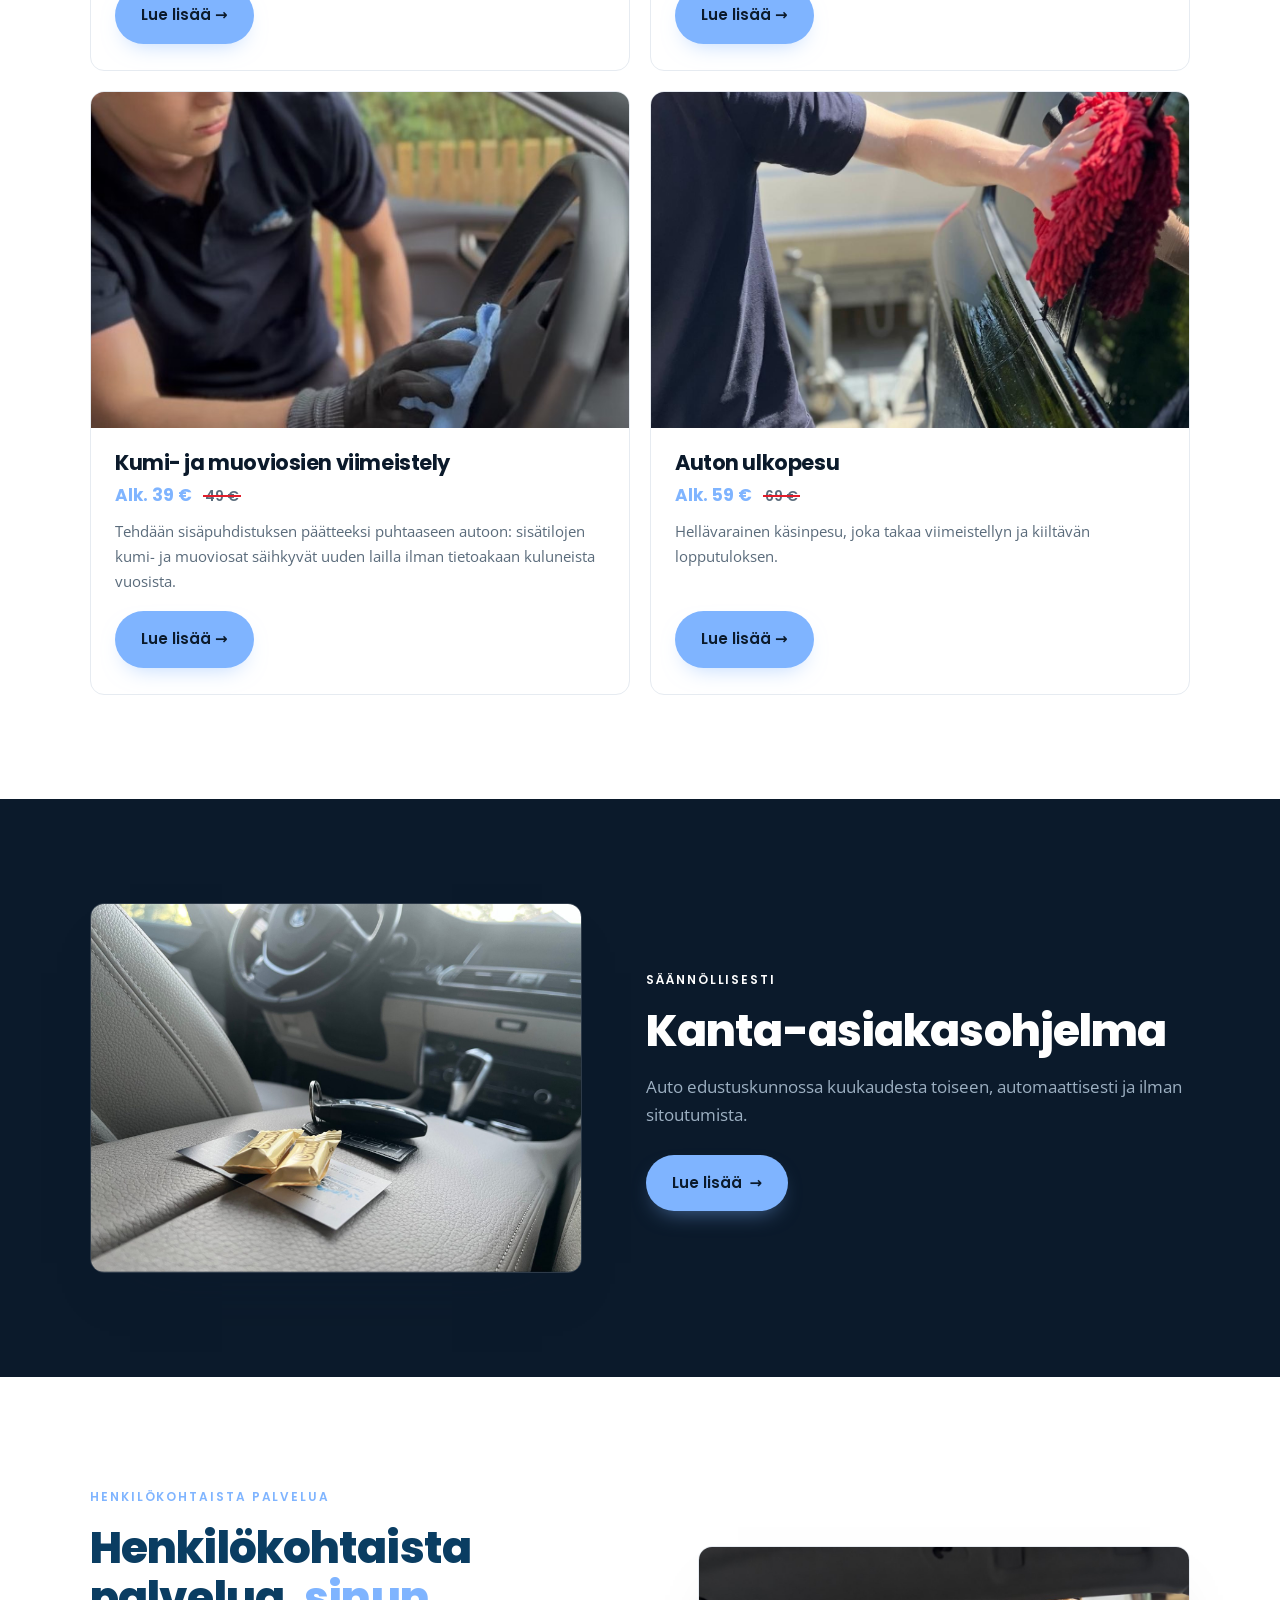
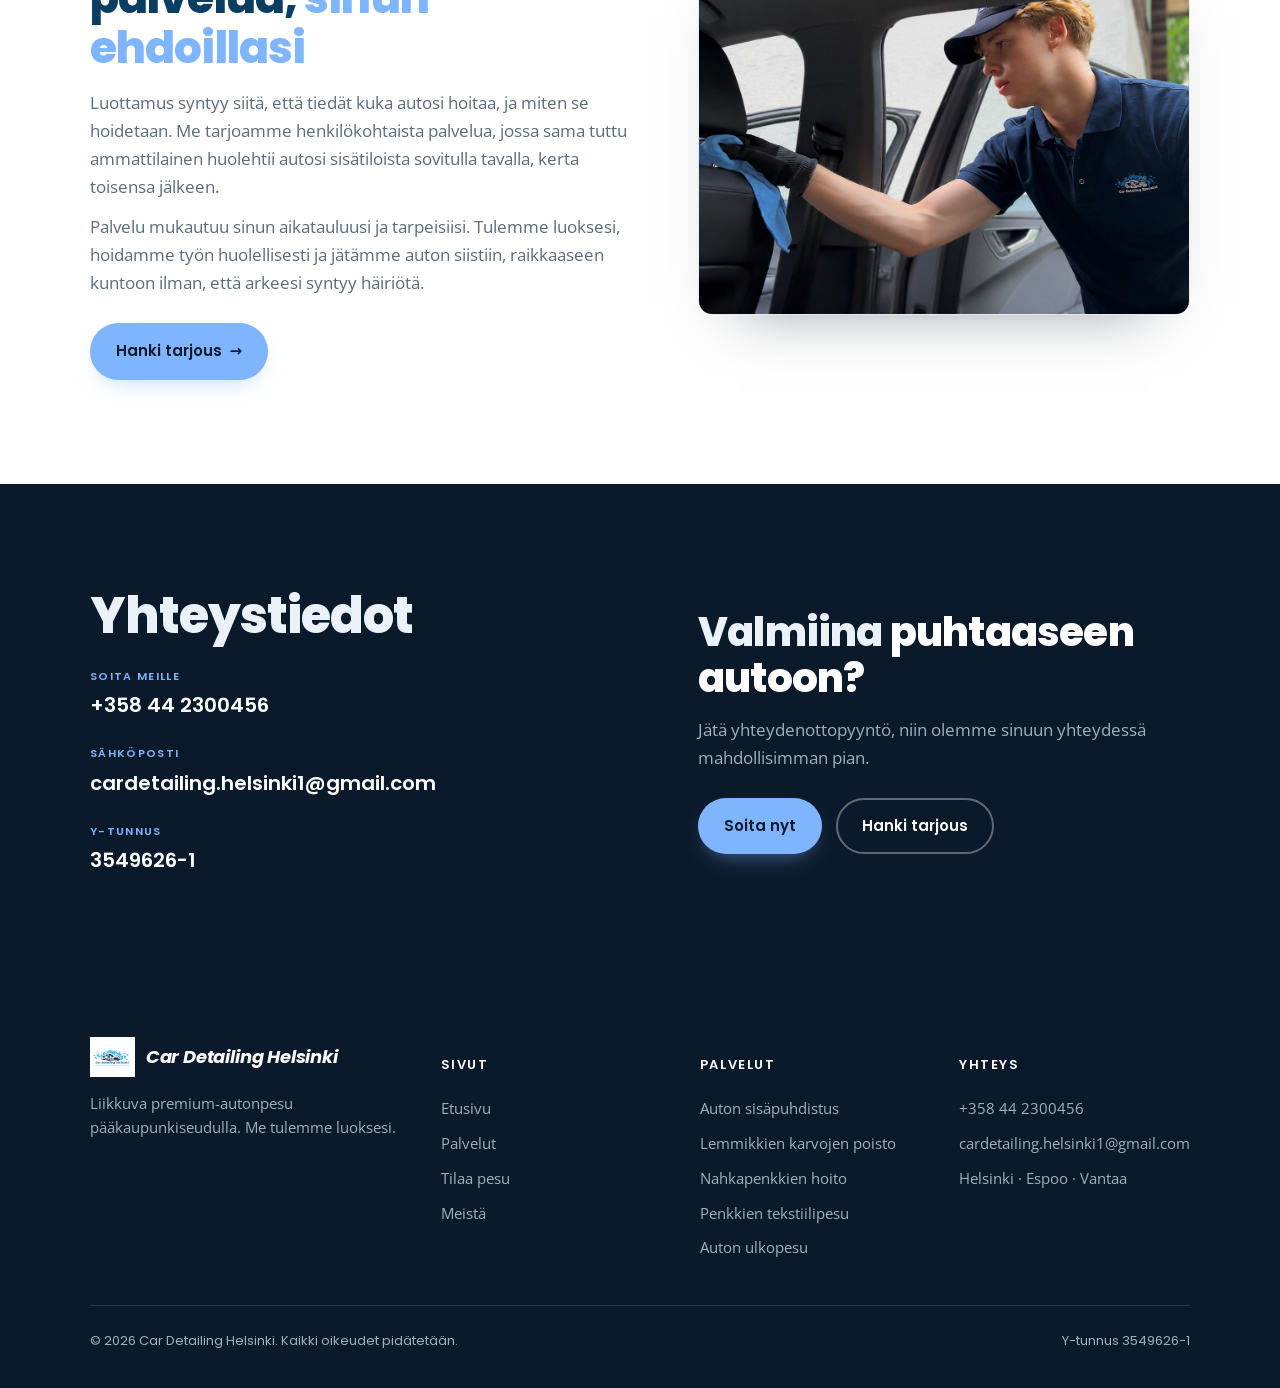
<file: palvelut.html>
<!DOCTYPE html>
<html lang="fi">
<head>
<meta charset="UTF-8">
<meta name="viewport" content="width=device-width, initial-scale=1">
<title>Palvelut · Car Detailing Helsinki</title>
<meta name="description" content="Auton sisäpuhdistus, ulkopesu, lisäpalvelut ja kanta-asiakasohjelma, suoraan luoksesi.">
<meta name="theme-color" content="#0A6CE0">
<link rel="canonical" href="https://www.cardetailinghelsinki.com/palvelut.html">
<link rel="preconnect" href="https://fonts.googleapis.com">
<link rel="preconnect" href="https://fonts.gstatic.com" crossorigin>
<link href="https://fonts.googleapis.com/css2?family=Poppins:wght@300;400;500;600;700;800&family=Open+Sans:wght@400;500;600;700&display=swap" rel="stylesheet">
<link rel="icon" href="favicon.ico?v=2" sizes="any">
<link rel="icon" type="image/png" sizes="32x32" href="favicon-32.png?v=2">
<link rel="icon" type="image/png" sizes="16x16" href="favicon-16.png?v=2">
<link rel="apple-touch-icon" href="apple-touch-icon.png?v=2">
<link rel="stylesheet" href="styles.css">
</head>
<body id="top">
<!-- KAUSI-ILMOITUSPALKKI (liikkuva) -->
<div class="promobar">
  <div class="promo-track">
    <div class="promo-group">
      <span class="promo-spark"><svg viewBox="0 0 24 24" fill="currentColor"><path d="M12 2l2.2 7.8L22 12l-7.8 2.2L12 22l-2.2-7.8L2 12l7.8-2.2z"/></svg></span>
      <span class="promo-title">Kiitos vuodesta 2026!</span>
      <span class="promo-dot">·</span>
      <span class="promo-note">Palvelumme ovat taas tilattavissa 2027 alkukeväästä lähtien. Nähdään silloin!</span>
    </div>
  </div>
</div>
<header class="nav">
  <div class="wrap nav-inner">
    <a class="logo" href="/"><img src="logo.png" alt="Car Detailing Helsinki"><span class="txt">Car Detailing Helsinki</span></a>
    <nav class="nav-links" id="navLinks">
      <div class="nav-item has-drop">
        <a class="link active" href="palvelut.html">Palvelut <span class="caret">▾</span></a>
        <div class="dropdown">
          <a href="palvelut.html">Palvelumme</a>
          <a href="sisapuhdistus.html">Auton sisäpuhdistus</a>
          <a href="ulkopesu.html">Auton ulkopesu</a>
          <a href="lisapalvelut.html">Lisäpalvelut</a>
        </div>
      </div>
      <a class="link" href="tilaa-pesu.html">Tilaa pesu</a>
      <a class="link" href="kanta-asiakasohjelma.html">Kanta-asiakkuus</a>
      <a class="link" href="meista.html">Meistä</a>
      
    </nav>
    <div class="nav-cta">
      <a class="btn btn-ghost" href="tel:+358442300456">Soita nyt</a>
      <a class="btn btn-primary" href="tilaa-pesu.html#tarjous">Hanki tarjous</a>
      
      <button class="menu-btn" id="menuBtn" aria-label="Valikko"><span></span><span></span><span></span></button>
    </div>
  </div>
</header>
<section class="page-hero">
  <div class="bg" style="background-image:url('IMG_2716.jpg')" aria-hidden="true"></div>
  <div class="hero-logo" aria-hidden="true"><img class="hl-base" src="logo-outline.png" alt="" width="2026" height="922"><img class="hl-shine" src="logo-outline.png" alt="" width="2026" height="922"><img class="hl-intro" src="logo-outline.png" alt="" width="2026" height="922"></div>
  <div class="wrap inner">
    <div class="crumb"><a href="/">Etusivu</a> / Palvelumme</div>
    <h1>Palvelumme</h1>
    <p class="lead">Valitse autollesi sopiva palvelu. Tulemme luoksesi ja hoidamme loput, huolella ja hymyssä suin.</p>
  </div>
</section>
<div class="marquee" aria-hidden="true"><div class="track" id="track">
<span class="item">Me tulemme luoksesi<span class="d"></span></span>
<span class="item">Sama tekijä joka kerta<span class="d"></span></span>
<span class="item">Tyytyväisyystakuu<span class="d"></span></span>
<span class="item">Monen vuoden kokemus<span class="d"></span></span>
<span class="item">★ 4,9 Google-arvostelut<span class="d"></span></span>
<span class="item">Joustavat aikataulut<span class="d"></span></span>
</div></div>
<section>
  <div class="wrap split rev">
    <div class="media reveal"><img src="autonpesu-lahikuva.jpg" alt="Autonpesu lähikuva"></div>
    <div class="copy">
      <h2 style="line-height:1.18">Nuorta energiaa ja <span class="hh">ammattimaista otetta</span></h2>
      <p>Olemme nuori ja luotettava autonpesutiimi Helsingistä, joka tekee työnsä huolella ja hyvällä fiiliksellä. Hoidamme pesut huolellisesti, siististi ja turvallisesti, aina sovitusti. Jätämme jälkeemme vain puhtaat pinnat ja tyytyväisen asiakkaan. Sinun ei tarvitse huolehtia aikatauluista tai lopputuloksesta, sillä me hoidamme kaiken puolestasi.</p>
      <a class="btn btn-primary" href="tilaa-pesu.html">Tilaa luoksesi <span class="arr">→</span></a>
    </div>
  </div>
</section>
<!-- KUUSI SYYTÄ -->
<section style="background:var(--paper-2)">
  <div class="wrap">
    <div class="sec-head">
      <span class="eyebrow">Miksi me</span>
      <h2>Kuusi hyvää syytä miksi palvelumme sopivat <span class="hh">juuri sinulle</span></h2>
    </div>
    <div class="reasons">
      <div class="reason reveal"><div class="reason-ico"><svg viewBox="0 0 24 24" fill="none" stroke="currentColor" stroke-width="2" stroke-linecap="round" stroke-linejoin="round"><path d="M21 10c0 6-9 12-9 12s-9-6-9-12a9 9 0 0 1 18 0Z"/><circle cx="12" cy="10" r="3"/></svg></div><h3>Me tulemme luoksesi</h3><p>Sinun ei tarvitse liikkua mihinkään kotoasi. Me tulemme luoksesi kaikki tarvikkeet mukanamme. Palvelut hoituvat vaivattomasti samalla, kun sinä otat rennosti.</p></div>
      <div class="reason reveal d1"><div class="reason-ico"><svg viewBox="0 0 24 24" fill="none" stroke="currentColor" stroke-width="2" stroke-linecap="round" stroke-linejoin="round"><path d="M6 3h12l4 6-10 13L2 9Z"/><path d="M11 3 8 9l4 13"/><path d="m13 3 3 6-4 13"/><path d="M2 9h20"/></svg></div><h3>Autosi säilyttää arvonsa</h3><p>Säännöllinen sisäpesu pitää auton uudenveroisena vuosien kuluessa. Se suojaa kaikkia materiaaleja kulumiselta ja estää likaa pinttymästä. Tulos näkyy sekä auton kunnossa että jälleenmyyntiarvossa.</p></div>
      <div class="reason reveal d2"><div class="reason-ico"><svg viewBox="0 0 24 24" fill="none" stroke="currentColor" stroke-width="2" stroke-linecap="round" stroke-linejoin="round"><rect x="3" y="4" width="18" height="18" rx="2"/><path d="M16 2v4M8 2v4M3 10h18"/></svg></div><h3>Joustavat aikataulut ja helppo yhteydenpito</h3><p>Meille tärkeintä on, että asiointi on sinulle helppoa ja huoletonta. Mukautamme työmme sinun aikatauluusi, jotta sinä voit rentoutua ja nauttia puhtaasta autosta.</p></div>
      <div class="reason reveal"><div class="reason-ico"><svg viewBox="0 0 24 24" fill="none" stroke="currentColor" stroke-width="2" stroke-linecap="round" stroke-linejoin="round"><path d="M19 14c1.49-1.46 3-3.21 3-5.5A5.5 5.5 0 0 0 16.5 3c-1.76 0-3 .5-4.5 2-1.5-1.5-2.74-2-4.5-2A5.5 5.5 0 0 0 2 8.5c0 2.3 1.5 4.05 3 5.5l7 7Z"/></svg></div><h3>Parempi terveys</h3><p>Sisäpuhdistus parantaa terveyttä poistamalla pölyn, allergeenit ja bakteerit pinnoilta ja ilmasta. Säännöllinen puhdistus tekee ajamisesta turvallisempaa ja miellyttävämpää.</p></div>
      <div class="reason reveal d1"><div class="reason-ico"><svg viewBox="0 0 24 24" fill="none" stroke="currentColor" stroke-width="2" stroke-linecap="round" stroke-linejoin="round"><polygon points="12 2 15.09 8.26 22 9.27 17 14.14 18.18 21.02 12 17.77 5.82 21.02 7 14.14 2 9.27 8.91 8.26 12 2"/></svg></div><h3>Aivan uudenlainen ajokomeus</h3><p>Sisäpuhdistuksen jälkeen ajokokemus tuntuu täysin uudelta, kun raikas tuoksu, puhtaat pinnat ja kirkkaat lasit tekevät jokaisesta matkasta arjen luksusta.</p></div>
      <div class="reason reveal d2"><div class="reason-ico"><svg viewBox="0 0 24 24" fill="none" stroke="currentColor" stroke-width="2" stroke-linecap="round" stroke-linejoin="round"><path d="M19 21v-2a4 4 0 0 0-4-4H9a4 4 0 0 0-4 4v2"/><circle cx="12" cy="7" r="4"/></svg></div><h3>Henkilökohtainen palvelu</h3><p>Huolehdimme jokaisesta autosta kuin se olisi omamme. Panostamme laatuun ja ensiluokkaisuuteen ja huolehdimme, että asiakkaan kaikki toiveet täyttyvät.</p></div>
    </div>
    <div class="cta-inline"><a class="btn btn-primary" href="tilaa-pesu.html">Tilaa luoksesi <span class="arr">→</span></a></div>
  </div>
</section>
<section>
  <div class="wrap">
    <div class="sec-head"><span class="eyebrow">Palvelumme</span><h2>Kaikki autosi hoitoon <span class="hh">yhdestä paikasta</span></h2><p>Tarjoamme auton sisä- ja ulkopuolen puhdistuksen sekä lisäpalvelut. Klikkaa palvelua ja lue lisää, tai hanki tarjous suoraan.</p></div>
    <div class="feature-card" style="margin:clamp(24px,3vw,40px) 0 20px">
      <div class="split">
        <div class="media reveal"><img src="sisapuhdistus.jpg" alt="Auton sisäpuhdistus"></div>
        <div class="copy">
          <h2 style="font-size:clamp(24px,3vw,38px);line-height:1.12">Auton sisäpuhdistus<br><span class="hh" style="font-size:.6em">– Sinun luonasi</span></h2>
          <p>Auton lattiat täynnä hiekkaa, kaikki sisäpinnat pölyssä ja ikkunoista ei näe ulos aurinkoisella säällä? Ei hätää! Me Car Detailing Helsingillä hoidamme autosi sisätilat uudenveroiseen kuntoon.</p>
          <p>Imurointien ja laajempien sisäpuhdistusten lisäksi teemme myös kangaspenkkien pesuja tekstiilipesurilla sekä nahkapenkkien pesuja ja suojakäsittelyitä. Meiltä totta kai onnistuu myös lemmikkien karvojen poisto.</p>
          <p>Teemme työmme aina asiakkaan toiveiden mukaisesti yksilökohtaisesti ja emme tingi ajasta saavuttaaksemme parhaan mahdollisen lopputuloksen.</p>
          <a class="btn btn-ghost" href="sisapuhdistus.html">Lue lisää →</a>
        </div>
      </div>
    </div>
    <div class="svc-grid">
      <div class="svc reveal d2"><div class="pic"><img src="tekstiilipesu.jpg" alt="Penkkien tekstiilipesu"></div><div class="body"><h3>Penkkien tekstiilipesu ja suojapinnoitus</h3><div class="from">Alk. 69 € <span class="old-price">89 €</span></div><p>Poistaa kankaasta lian, tahrat ja hajut, joita pelkkä imurointi ei tavoita. Sisältää likaa hylkivän suojapinnoitteen, joka pidentää penkkien käyttöikää.</p><a class="btn btn-primary" href="lisapalvelut.html">Lue lisää →</a></div></div>
      <div class="svc reveal"><div class="pic"><img src="nahkapenkit.jpg" alt="Nahkapenkkien käsittely"></div><div class="body"><h3>Nahkapenkkien pesu ja käsittely</h3><div class="from">Alk. 55 € <span class="old-price">69 €</span></div><p>Hellävarainen pesu ja suojakäsittely pitävät nahan pehmeänä ja siistinä.</p><a class="btn btn-primary" href="lisapalvelut.html">Lue lisää →</a></div></div>
      <div class="svc reveal d1"><div class="pic"><img src="lemmikki-karvat.jpg" alt="Lemmikkien karvojen poisto"></div><div class="body"><h3>Lemmikkien karvojen poisto</h3><div class="from">Alk. 55 € <span class="old-price">69 €</span></div><p>Tehokas karvojen poisto verhoilusta ja saumoista, raikkaampi sisäilma.</p><a class="btn btn-primary" href="lisapalvelut.html">Lue lisää →</a></div></div>
      <div class="svc reveal d2"><div class="pic"><img src="kanta-asiakas.jpg" alt="Myyntikuntoon laitto"></div><div class="body"><h3>Myyntikuntoon laitto</h3><div class="from">Alk. 124 € <span class="old-price">154 €</span></div><p>Auton sisätilat huippukuntoon ennen myyntiä — siisti ja raikas auto myy paremmin ja paremmalla hinnalla.</p><a class="btn btn-primary" href="lisapalvelut.html">Lue lisää →</a></div></div>
      <div class="svc reveal d2"><div class="pic"><img src="kumi-muovi.jpg" alt="Kumi- ja muoviosien viimeistely"></div><div class="body"><h3>Kumi- ja muoviosien viimeistely</h3><div class="from">Alk. 39 € <span class="old-price">49 €</span></div><p>Tehdään sisäpuhdistuksen päätteeksi puhtaaseen autoon: sisätilojen kumi- ja muoviosat säihkyvät uuden lailla ilman tietoakaan kuluneista vuosista.</p><a class="btn btn-primary" href="lisapalvelut.html">Lue lisää →</a></div></div>
      <div class="svc reveal d1"><div class="pic"><img src="ulkopesu-ammatti.jpg" alt="Auton ulkopesu"></div><div class="body"><h3>Auton ulkopesu</h3><div class="from">Alk. 59 € <span class="old-price">69 €</span></div><p>Hellävarainen käsinpesu, joka takaa viimeistellyn ja kiiltävän lopputuloksen.</p><a class="btn btn-primary" href="ulkopesu.html">Lue lisää →</a></div></div>
    </div>
  </div>
</section>
<!-- KANTA-ASIAKASOHJELMA -->
<section class="band-dark">
  <div class="wrap split rev">
    <div class="media reveal" style="border-color:var(--line-inv)"><img src="kanta-asiakas.jpg" alt="Kanta-asiakasohjelma"></div>
    <div class="copy">
      <span class="eyebrow inv">Säännöllisesti</span>
      <h2>Kanta-asiakasohjelma</h2>
      <p class="muted">Auto edustuskunnossa kuukaudesta toiseen, automaattisesti ja ilman sitoutumista.</p>
      <a class="btn btn-primary" href="kanta-asiakasohjelma.html">Lue lisää <span class="arr">→</span></a>
    </div>
  </div>
</section>
<!-- HENKILÖKOHTAINEN PALVELU -->
<section>
  <div class="wrap split">
    <div class="copy">
      <span class="eyebrow">Henkilökohtaista palvelua</span>
      <h2>Henkilökohtaista palvelua, <span class="hh">sinun ehdoillasi</span></h2>
      <p>Luottamus syntyy siitä, että tiedät kuka autosi hoitaa, ja miten se hoidetaan. Me tarjoamme henkilökohtaista palvelua, jossa sama tuttu ammattilainen huolehtii autosi sisätiloista sovitulla tavalla, kerta toisensa jälkeen.</p>
      <p>Palvelu mukautuu sinun aikatauluusi ja tarpeisiisi. Tulemme luoksesi, hoidamme työn huolellisesti ja jätämme auton siistiin, raikkaaseen kuntoon ilman, että arkeesi syntyy häiriötä.</p>
      <a class="btn btn-primary" href="tilaa-pesu.html#tarjous">Hanki tarjous <span class="arr">→</span></a>
    </div>
    <div class="media reveal"><img src="henkilokohtainen.jpg" alt="Henkilökohtainen palvelu"></div>
  </div>
</section>
<section id="yhteys" class="band-dark contact">
  <div class="wrap split">
    <div class="info">
      <div>
        <h2 style="font-size:clamp(30px,4.6vw,50px);font-weight:800">Yhteystiedot</h2>
      </div>
      <div class="row"><div class="l">Soita meille</div><div class="v"><a href="tel:+358442300456">+358 44 2300456</a></div></div>
      <div class="row"><div class="l">Sähköposti</div><div class="v"><a href="mailto:cardetailing.helsinki1@gmail.com">cardetailing.helsinki1@gmail.com</a></div></div>
      <div class="row"><div class="l">Y-tunnus</div><div class="v">3549626-1</div></div>
    </div>
    <div class="contact-cta">
      <h2 style="font-size:clamp(26px,3.6vw,40px);font-weight:800">Valmiina <span class="hh">puhtaaseen autoon?</span></h2>
      <p class="muted" style="margin-top:14px">Jätä yhteydenottopyyntö, niin olemme sinuun yhteydessä mahdollisimman pian.</p>
      <div class="cta-row" style="display:flex;gap:14px;flex-wrap:wrap;margin-top:26px">
        <a class="btn btn-primary" href="tel:+358442300456">Soita nyt</a>
        <a class="btn btn-ghost inv" href="tilaa-pesu.html#tarjous">Hanki tarjous</a>
      </div>
    </div>
  </div>
</section>

<footer>
  <div class="wrap">
    <div class="foot-grid">
      <div class="foot-brand">
        <div class="logo"><img src="logo.png" alt="Car Detailing Helsinki"><span>Car Detailing Helsinki</span></div>
        <p>Liikkuva premium-autonpesu pääkaupunkiseudulla. Me tulemme luoksesi.</p>
      </div>
      <div>
        <h4>Sivut</h4>
        <a href="/">Etusivu</a>
        <a href="palvelut.html">Palvelut</a>
        <a href="tilaa-pesu.html">Tilaa pesu</a>
        <a href="meista.html">Meistä</a>
      </div>
      <div>
        <h4>Palvelut</h4>
        <a href="palvelut.html">Auton sisäpuhdistus</a>
        <a href="palvelut.html">Lemmikkien karvojen poisto</a>
        <a href="palvelut.html">Nahkapenkkien hoito</a>
        <a href="palvelut.html">Penkkien tekstiilipesu</a>
        <a href="palvelut.html">Auton ulkopesu</a>
      </div>
      <div>
        <h4>Yhteys</h4>
        <a href="tel:+358442300456">+358 44 2300456</a>
        <a href="mailto:cardetailing.helsinki1@gmail.com">cardetailing.helsinki1@gmail.com</a>
        <a href="#">Helsinki · Espoo · Vantaa</a>
      </div>
    </div>
    <div class="foot-bottom">
      <span>© 2026 Car Detailing Helsinki. Kaikki oikeudet pidätetään.</span>
      <span>Y-tunnus 3549626-1</span>
    </div>
  </div>
</footer>
<script src="app.js"></script>
</body></html>
</file>
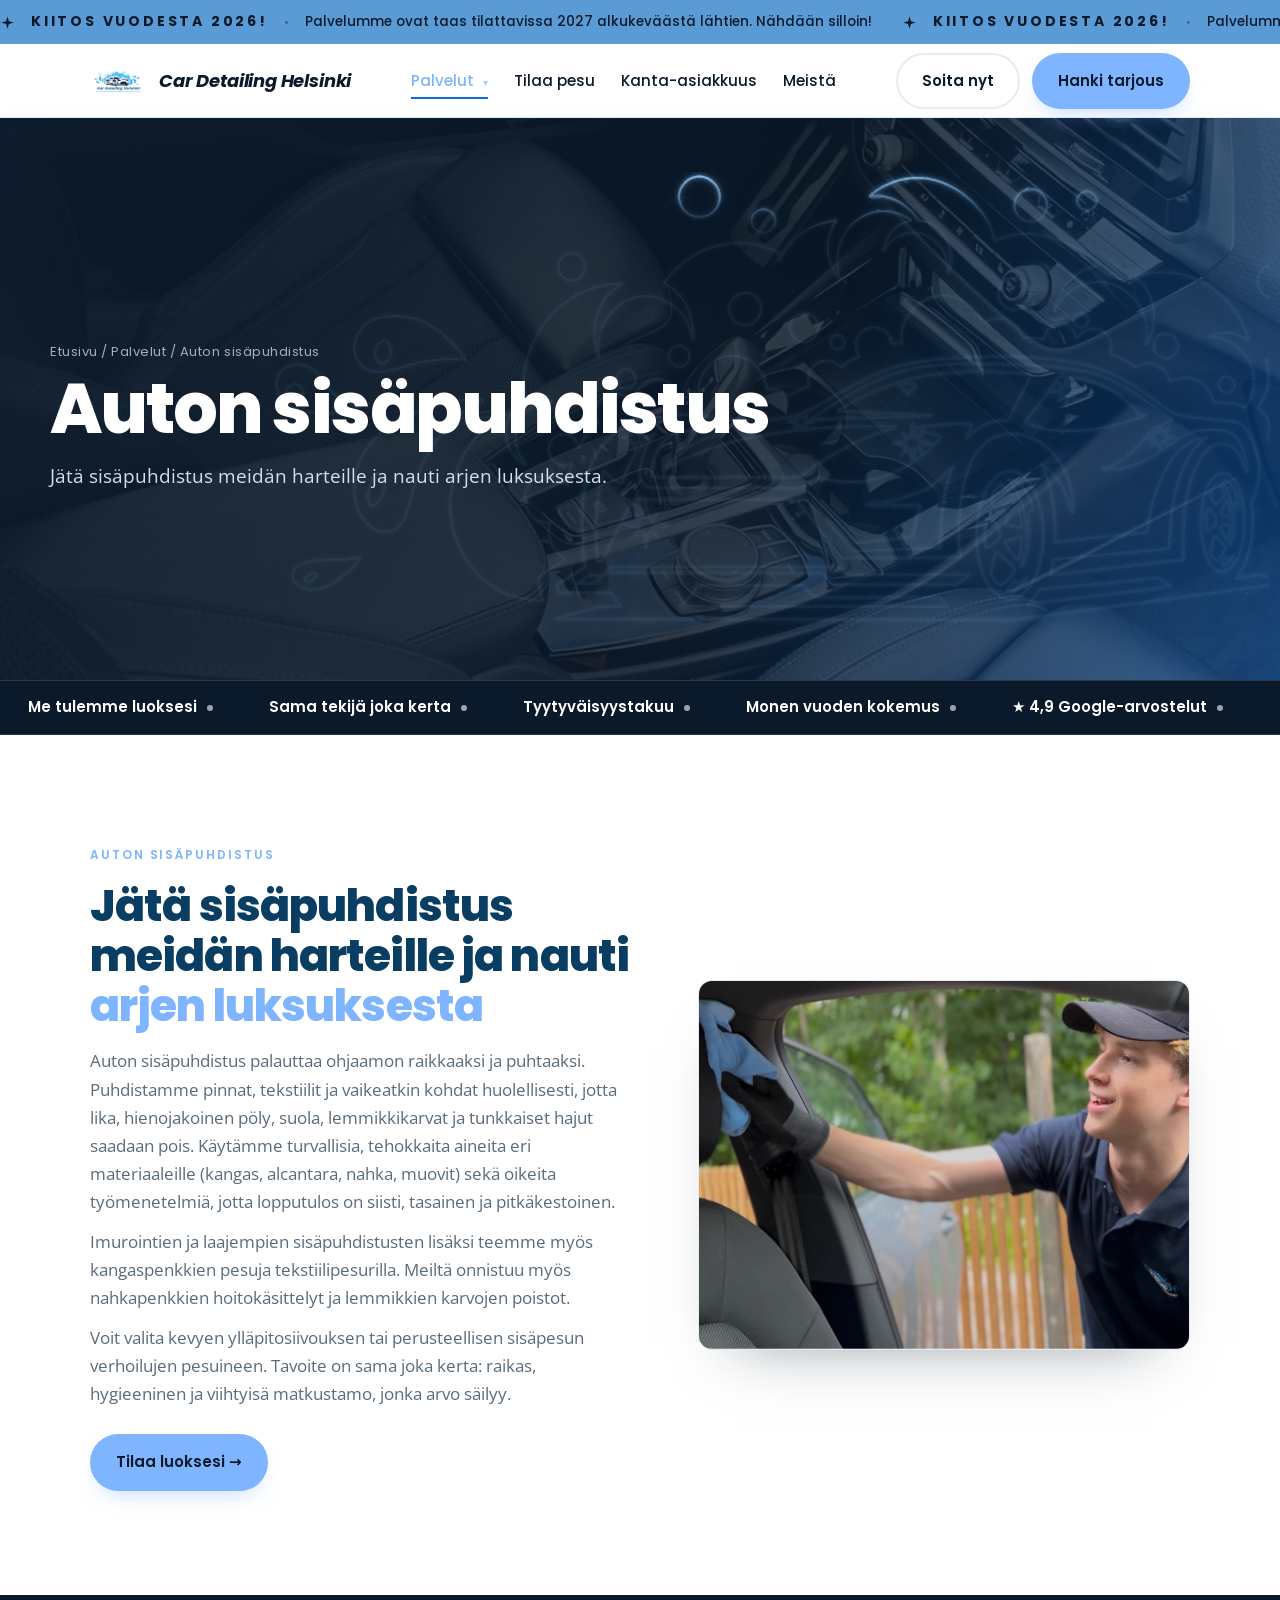
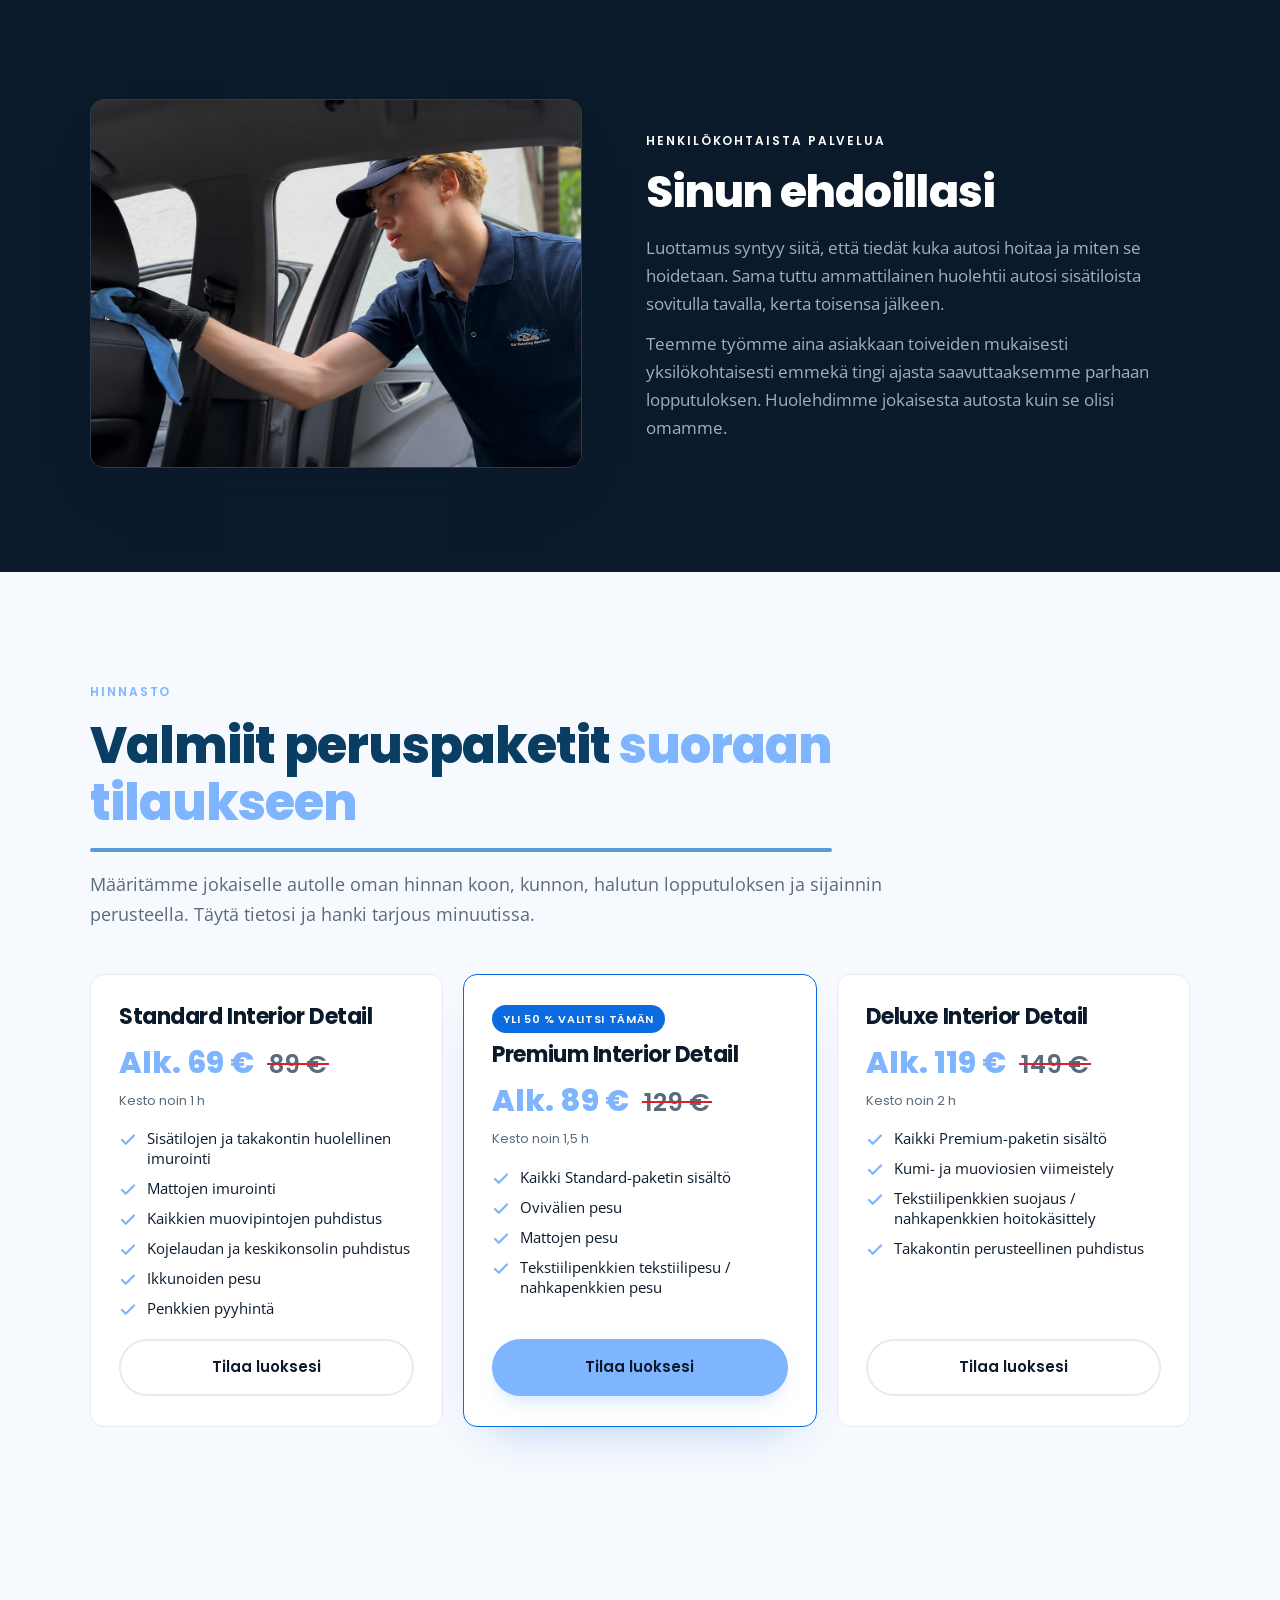
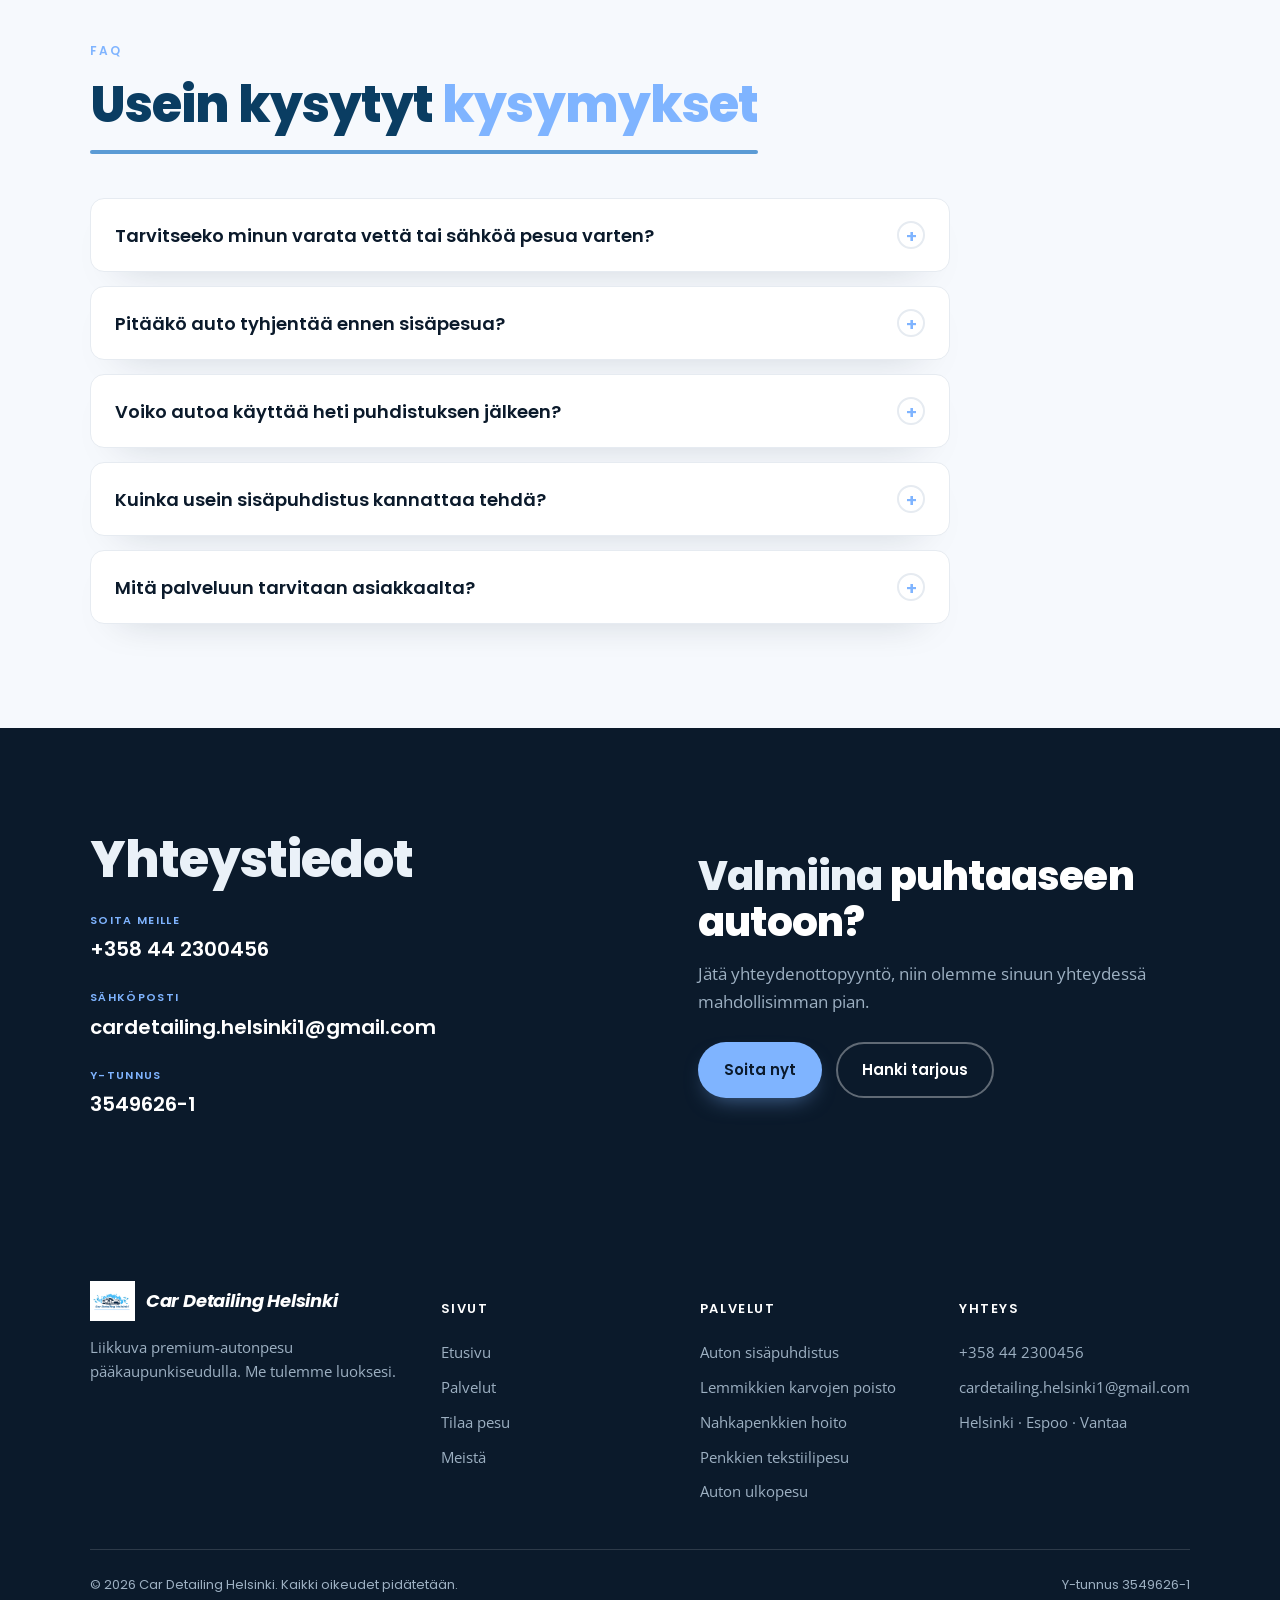
<file: sisapuhdistus.html>
<!DOCTYPE html>
<html lang="fi">
<head>
<meta charset="UTF-8">
<meta name="viewport" content="width=device-width, initial-scale=1">
<title>Auton sisäpuhdistus · Car Detailing Helsinki</title>
<meta name="description" content="Jätä sisäpuhdistus meidän harteille ja nauti arjen luksuksesta.">
<meta name="theme-color" content="#0A6CE0">
<link rel="canonical" href="https://www.cardetailinghelsinki.com/sisapuhdistus.html">
<link rel="preconnect" href="https://fonts.googleapis.com">
<link rel="preconnect" href="https://fonts.gstatic.com" crossorigin>
<link href="https://fonts.googleapis.com/css2?family=Poppins:wght@300;400;500;600;700;800&family=Open+Sans:wght@400;500;600;700&display=swap" rel="stylesheet">
<link rel="icon" href="favicon.ico?v=2" sizes="any">
<link rel="icon" type="image/png" sizes="32x32" href="favicon-32.png?v=2">
<link rel="icon" type="image/png" sizes="16x16" href="favicon-16.png?v=2">
<link rel="apple-touch-icon" href="apple-touch-icon.png?v=2">
<link rel="stylesheet" href="styles.css">
</head>
<body id="top">
<!-- KAUSI-ILMOITUSPALKKI (liikkuva) -->
<div class="promobar">
  <div class="promo-track">
    <div class="promo-group">
      <span class="promo-spark"><svg viewBox="0 0 24 24" fill="currentColor"><path d="M12 2l2.2 7.8L22 12l-7.8 2.2L12 22l-2.2-7.8L2 12l7.8-2.2z"/></svg></span>
      <span class="promo-title">Kiitos vuodesta 2026!</span>
      <span class="promo-dot">·</span>
      <span class="promo-note">Palvelumme ovat taas tilattavissa 2027 alkukeväästä lähtien. Nähdään silloin!</span>
    </div>
  </div>
</div>
<header class="nav">
  <div class="wrap nav-inner">
    <a class="logo" href="/"><img src="logo.png" alt="Car Detailing Helsinki"><span class="txt">Car Detailing Helsinki</span></a>
    <nav class="nav-links" id="navLinks">
      <div class="nav-item has-drop">
        <a class="link active" href="palvelut.html">Palvelut <span class="caret">▾</span></a>
        <div class="dropdown">
          <a href="palvelut.html">Palvelumme</a>
          <a href="sisapuhdistus.html">Auton sisäpuhdistus</a>
          <a href="ulkopesu.html">Auton ulkopesu</a>
          <a href="lisapalvelut.html">Lisäpalvelut</a>
        </div>
      </div>
      <a class="link" href="tilaa-pesu.html">Tilaa pesu</a>
      <a class="link" href="kanta-asiakasohjelma.html">Kanta-asiakkuus</a>
      <a class="link" href="meista.html">Meistä</a>
      
    </nav>
    <div class="nav-cta">
      <a class="btn btn-ghost" href="tel:+358442300456">Soita nyt</a>
      <a class="btn btn-primary" href="tilaa-pesu.html#tarjous">Hanki tarjous</a>
      
      <button class="menu-btn" id="menuBtn" aria-label="Valikko"><span></span><span></span><span></span></button>
    </div>
  </div>
</header>
<section class="page-hero">
  <div class="bg" style="background-image:url('sisapuhdistus-hero.jpg')" aria-hidden="true"></div>
  <div class="hero-logo" aria-hidden="true"><img class="hl-base" src="logo-outline.png" alt="" width="2026" height="922"><img class="hl-shine" src="logo-outline.png" alt="" width="2026" height="922"><img class="hl-intro" src="logo-outline.png" alt="" width="2026" height="922"></div>
  <div class="wrap inner">
    <div class="crumb"><a href="/">Etusivu</a> / <a href="palvelut.html">Palvelut</a> / Auton sisäpuhdistus</div>
    <h1>Auton sisäpuhdistus</h1>
    <p class="lead">Jätä sisäpuhdistus meidän harteille ja nauti arjen luksuksesta.</p>
  </div>
</section>
<div class="marquee" aria-hidden="true"><div class="track" id="track">
<span class="item">Me tulemme luoksesi<span class="d"></span></span>
<span class="item">Sama tekijä joka kerta<span class="d"></span></span>
<span class="item">Tyytyväisyystakuu<span class="d"></span></span>
<span class="item">Monen vuoden kokemus<span class="d"></span></span>
<span class="item">★ 4,9 Google-arvostelut<span class="d"></span></span>
<span class="item">Joustavat aikataulut<span class="d"></span></span>
</div></div>
<section>
  <div class="wrap split">
    <div class="copy">
      <span class="eyebrow">Auton sisäpuhdistus</span>
      <h2>Jätä sisäpuhdistus meidän harteille ja nauti <span class="hh">arjen luksuksesta</span></h2>
      <p>Auton sisäpuhdistus palauttaa ohjaamon raikkaaksi ja puhtaaksi. Puhdistamme pinnat, tekstiilit ja vaikeatkin kohdat huolellisesti, jotta lika, hienojakoinen pöly, suola, lemmikkikarvat ja tunkkaiset hajut saadaan pois. Käytämme turvallisia, tehokkaita aineita eri materiaaleille (kangas, alcantara, nahka, muovit) sekä oikeita työmenetelmiä, jotta lopputulos on siisti, tasainen ja pitkäkestoinen.</p>
      <p>Imurointien ja laajempien sisäpuhdistusten lisäksi teemme myös kangaspenkkien pesuja tekstiilipesurilla. Meiltä onnistuu myös nahkapenkkien hoitokäsittelyt ja lemmikkien karvojen poistot.</p>
      <p>Voit valita kevyen ylläpitosiivouksen tai perusteellisen sisäpesun verhoilujen pesuineen. Tavoite on sama joka kerta: raikas, hygieeninen ja viihtyisä matkustamo, jonka arvo säilyy.</p>
      <a class="btn btn-primary" href="tilaa-pesu.html">Tilaa luoksesi →</a>
    </div>
    <div class="media reveal"><img src="IMG_2719.jpg" alt="Auton sisäpuhdistus"></div>
  </div>
</section>
<section class="band-dark">
  <div class="wrap split rev">
    <div class="media reveal" style="border-color:var(--line-inv)"><img src="henkilokohtainen.jpg" alt="Henkilökohtaista palvelua"></div>
    <div class="copy">
      <span class="eyebrow inv">Henkilökohtaista palvelua</span>
      <h2>Sinun <span class="hh">ehdoillasi</span></h2>
      <p class="muted">Luottamus syntyy siitä, että tiedät kuka autosi hoitaa ja miten se hoidetaan. Sama tuttu ammattilainen huolehtii autosi sisätiloista sovitulla tavalla, kerta toisensa jälkeen.</p>
      <p class="muted">Teemme työmme aina asiakkaan toiveiden mukaisesti yksilökohtaisesti emmekä tingi ajasta saavuttaaksemme parhaan lopputuloksen. Huolehdimme jokaisesta autosta kuin se olisi omamme.</p>
    </div>
  </div>
</section>
<section style="background:var(--paper-2)">
  <div class="wrap">
    <div class="sec-head"><span class="eyebrow">Hinnasto</span><h2>Valmiit peruspaketit <span class="hh">suoraan tilaukseen</span></h2><p>Määritämme jokaiselle autolle oman hinnan koon, kunnon, halutun lopputuloksen ja sijainnin perusteella. Täytä tietosi ja hanki tarjous minuutissa.</p></div>
    <div class="pricecards">
      <div class="pcard reveal">
        <h3>Standard Interior Detail</h3>
        <div class="price">Alk. 69 € <span class="old-price">89 €</span></div><div class="kesto">Kesto noin 1 h</div>
        <ul class="pkg-list">
          <li><svg viewBox="0 0 24 24" fill="none" stroke="currentColor" stroke-width="3" stroke-linecap="round" stroke-linejoin="round"><polyline points="20 6 9 17 4 12"/></svg>Sisätilojen ja takakontin huolellinen imurointi</li>
          <li><svg viewBox="0 0 24 24" fill="none" stroke="currentColor" stroke-width="3" stroke-linecap="round" stroke-linejoin="round"><polyline points="20 6 9 17 4 12"/></svg>Mattojen imurointi</li>
          <li><svg viewBox="0 0 24 24" fill="none" stroke="currentColor" stroke-width="3" stroke-linecap="round" stroke-linejoin="round"><polyline points="20 6 9 17 4 12"/></svg>Kaikkien muovipintojen puhdistus</li>
          <li><svg viewBox="0 0 24 24" fill="none" stroke="currentColor" stroke-width="3" stroke-linecap="round" stroke-linejoin="round"><polyline points="20 6 9 17 4 12"/></svg>Kojelaudan ja keskikonsolin puhdistus</li>
          <li><svg viewBox="0 0 24 24" fill="none" stroke="currentColor" stroke-width="3" stroke-linecap="round" stroke-linejoin="round"><polyline points="20 6 9 17 4 12"/></svg>Ikkunoiden pesu</li>
          <li><svg viewBox="0 0 24 24" fill="none" stroke="currentColor" stroke-width="3" stroke-linecap="round" stroke-linejoin="round"><polyline points="20 6 9 17 4 12"/></svg>Penkkien pyyhintä</li>
        </ul>
        <a class="btn btn-ghost" href="tilaa-pesu.html">Tilaa luoksesi</a>
      </div>
      <div class="pcard feat reveal d1">
        <div class="badge">Yli 50 % valitsi tämän</div>
        <h3>Premium Interior Detail</h3>
        <div class="price">Alk. 89 € <span class="old-price">129 €</span></div><div class="kesto">Kesto noin 1,5 h</div>
        <ul class="pkg-list">
          <li><svg viewBox="0 0 24 24" fill="none" stroke="currentColor" stroke-width="3" stroke-linecap="round" stroke-linejoin="round"><polyline points="20 6 9 17 4 12"/></svg>Kaikki Standard-paketin sisältö</li>
          <li><svg viewBox="0 0 24 24" fill="none" stroke="currentColor" stroke-width="3" stroke-linecap="round" stroke-linejoin="round"><polyline points="20 6 9 17 4 12"/></svg>Ovivälien pesu</li>
          <li><svg viewBox="0 0 24 24" fill="none" stroke="currentColor" stroke-width="3" stroke-linecap="round" stroke-linejoin="round"><polyline points="20 6 9 17 4 12"/></svg>Mattojen pesu</li>
          <li><svg viewBox="0 0 24 24" fill="none" stroke="currentColor" stroke-width="3" stroke-linecap="round" stroke-linejoin="round"><polyline points="20 6 9 17 4 12"/></svg>Tekstiilipenkkien tekstiilipesu / nahkapenkkien pesu</li>
        </ul>
        <a class="btn btn-primary" href="tilaa-pesu.html">Tilaa luoksesi</a>
      </div>
      <div class="pcard reveal d2">
        <h3>Deluxe Interior Detail</h3>
        <div class="price">Alk. 119 € <span class="old-price">149 €</span></div><div class="kesto">Kesto noin 2 h</div>
        <ul class="pkg-list">
          <li><svg viewBox="0 0 24 24" fill="none" stroke="currentColor" stroke-width="3" stroke-linecap="round" stroke-linejoin="round"><polyline points="20 6 9 17 4 12"/></svg>Kaikki Premium-paketin sisältö</li>
          <li><svg viewBox="0 0 24 24" fill="none" stroke="currentColor" stroke-width="3" stroke-linecap="round" stroke-linejoin="round"><polyline points="20 6 9 17 4 12"/></svg>Kumi- ja muoviosien viimeistely</li>
          <li><svg viewBox="0 0 24 24" fill="none" stroke="currentColor" stroke-width="3" stroke-linecap="round" stroke-linejoin="round"><polyline points="20 6 9 17 4 12"/></svg>Tekstiilipenkkien suojaus / nahkapenkkien hoitokäsittely</li>
          <li><svg viewBox="0 0 24 24" fill="none" stroke="currentColor" stroke-width="3" stroke-linecap="round" stroke-linejoin="round"><polyline points="20 6 9 17 4 12"/></svg>Takakontin perusteellinen puhdistus</li>
        </ul>
        <a class="btn btn-ghost" href="tilaa-pesu.html">Tilaa luoksesi</a>
      </div>
    </div>
  </div>
</section><section style="background:var(--paper-2)"><div class="wrap"><div class="sec-head"><span class="eyebrow">FAQ</span><h2>Usein kysytyt <span class="hh">kysymykset</span></h2></div><div class="faq"><div class="qa"><button><span>Tarvitseeko minun varata vettä tai sähköä pesua varten?</span><span class="ic">+</span></button><div class="a"><p>Sisäpuhdistukseen tarvitsemme vain sähköpistokkeen, johon kytkemme omat johtomme. Tekstiilipesuun tarvittavan veden tuomme mukanamme. Kartoitamme aina tilanteen varauksen yhteydessä.</p></div></div><div class="qa"><button><span>Pitääkö auto tyhjentää ennen sisäpesua?</span><span class="ic">+</span></button><div class="a"><p>Suosittelemme poistamaan autosta henkilökohtaiset tavarat ja esimerkiksi lasten turvaistuimet ennen pesua. Muut roskat voit jättää meille hoidettaviksi.</p></div></div><div class="qa"><button><span>Voiko autoa käyttää heti puhdistuksen jälkeen?</span><span class="ic">+</span></button><div class="a"><p>Kyllä voi, auto on heti ajovalmis. Huomioithan, että jos olemme tehneet penkkien tekstiilipesun, ne jäävät hetkeksi kosteiksi ja kannattaa antaa kuivua rauhassa.</p></div></div><div class="qa"><button><span>Kuinka usein sisäpuhdistus kannattaa tehdä?</span><span class="ic">+</span></button><div class="a"><p>Se riippuu käytöstä, mutta yleisesti suosittelemme noin 1–2 kuukauden välein. Säännöllinen puhdistus estää lian pinttymisen ja tekee ylläpidosta edullisempaa. Lapsi- ja lemmikkitalouksissa väli voi olla tiheämpi.</p></div></div><div class="qa"><button><span>Mitä palveluun tarvitaan asiakkaalta?</span><span class="ic">+</span></button><div class="a"><p>Sisäpuhdistukseen tarvitsemme asiakkaalta vain sähkötolpan tai pistorasian, johon saamme jatkojohtomme kiinni. Ulkopesuun tarvitsee myös veden ja kunnollisen piha-alueen.</p></div></div></div></div></section>
<section id="yhteys" class="band-dark contact">
  <div class="wrap split">
    <div class="info">
      <div>
        <h2 style="font-size:clamp(30px,4.6vw,50px);font-weight:800">Yhteystiedot</h2>
      </div>
      <div class="row"><div class="l">Soita meille</div><div class="v"><a href="tel:+358442300456">+358 44 2300456</a></div></div>
      <div class="row"><div class="l">Sähköposti</div><div class="v"><a href="mailto:cardetailing.helsinki1@gmail.com">cardetailing.helsinki1@gmail.com</a></div></div>
      <div class="row"><div class="l">Y-tunnus</div><div class="v">3549626-1</div></div>
    </div>
    <div class="contact-cta">
      <h2 style="font-size:clamp(26px,3.6vw,40px);font-weight:800">Valmiina <span class="hh">puhtaaseen autoon?</span></h2>
      <p class="muted" style="margin-top:14px">Jätä yhteydenottopyyntö, niin olemme sinuun yhteydessä mahdollisimman pian.</p>
      <div class="cta-row" style="display:flex;gap:14px;flex-wrap:wrap;margin-top:26px">
        <a class="btn btn-primary" href="tel:+358442300456">Soita nyt</a>
        <a class="btn btn-ghost inv" href="tilaa-pesu.html#tarjous">Hanki tarjous</a>
      </div>
    </div>
  </div>
</section>

<footer>
  <div class="wrap">
    <div class="foot-grid">
      <div class="foot-brand">
        <div class="logo"><img src="logo.png" alt="Car Detailing Helsinki"><span>Car Detailing Helsinki</span></div>
        <p>Liikkuva premium-autonpesu pääkaupunkiseudulla. Me tulemme luoksesi.</p>
      </div>
      <div>
        <h4>Sivut</h4>
        <a href="/">Etusivu</a>
        <a href="palvelut.html">Palvelut</a>
        <a href="tilaa-pesu.html">Tilaa pesu</a>
        <a href="meista.html">Meistä</a>
      </div>
      <div>
        <h4>Palvelut</h4>
        <a href="palvelut.html">Auton sisäpuhdistus</a>
        <a href="palvelut.html">Lemmikkien karvojen poisto</a>
        <a href="palvelut.html">Nahkapenkkien hoito</a>
        <a href="palvelut.html">Penkkien tekstiilipesu</a>
        <a href="palvelut.html">Auton ulkopesu</a>
      </div>
      <div>
        <h4>Yhteys</h4>
        <a href="tel:+358442300456">+358 44 2300456</a>
        <a href="mailto:cardetailing.helsinki1@gmail.com">cardetailing.helsinki1@gmail.com</a>
        <a href="#">Helsinki · Espoo · Vantaa</a>
      </div>
    </div>
    <div class="foot-bottom">
      <span>© 2026 Car Detailing Helsinki. Kaikki oikeudet pidätetään.</span>
      <span>Y-tunnus 3549626-1</span>
    </div>
  </div>
</footer>
<script src="app.js"></script>
</body></html>
</file>
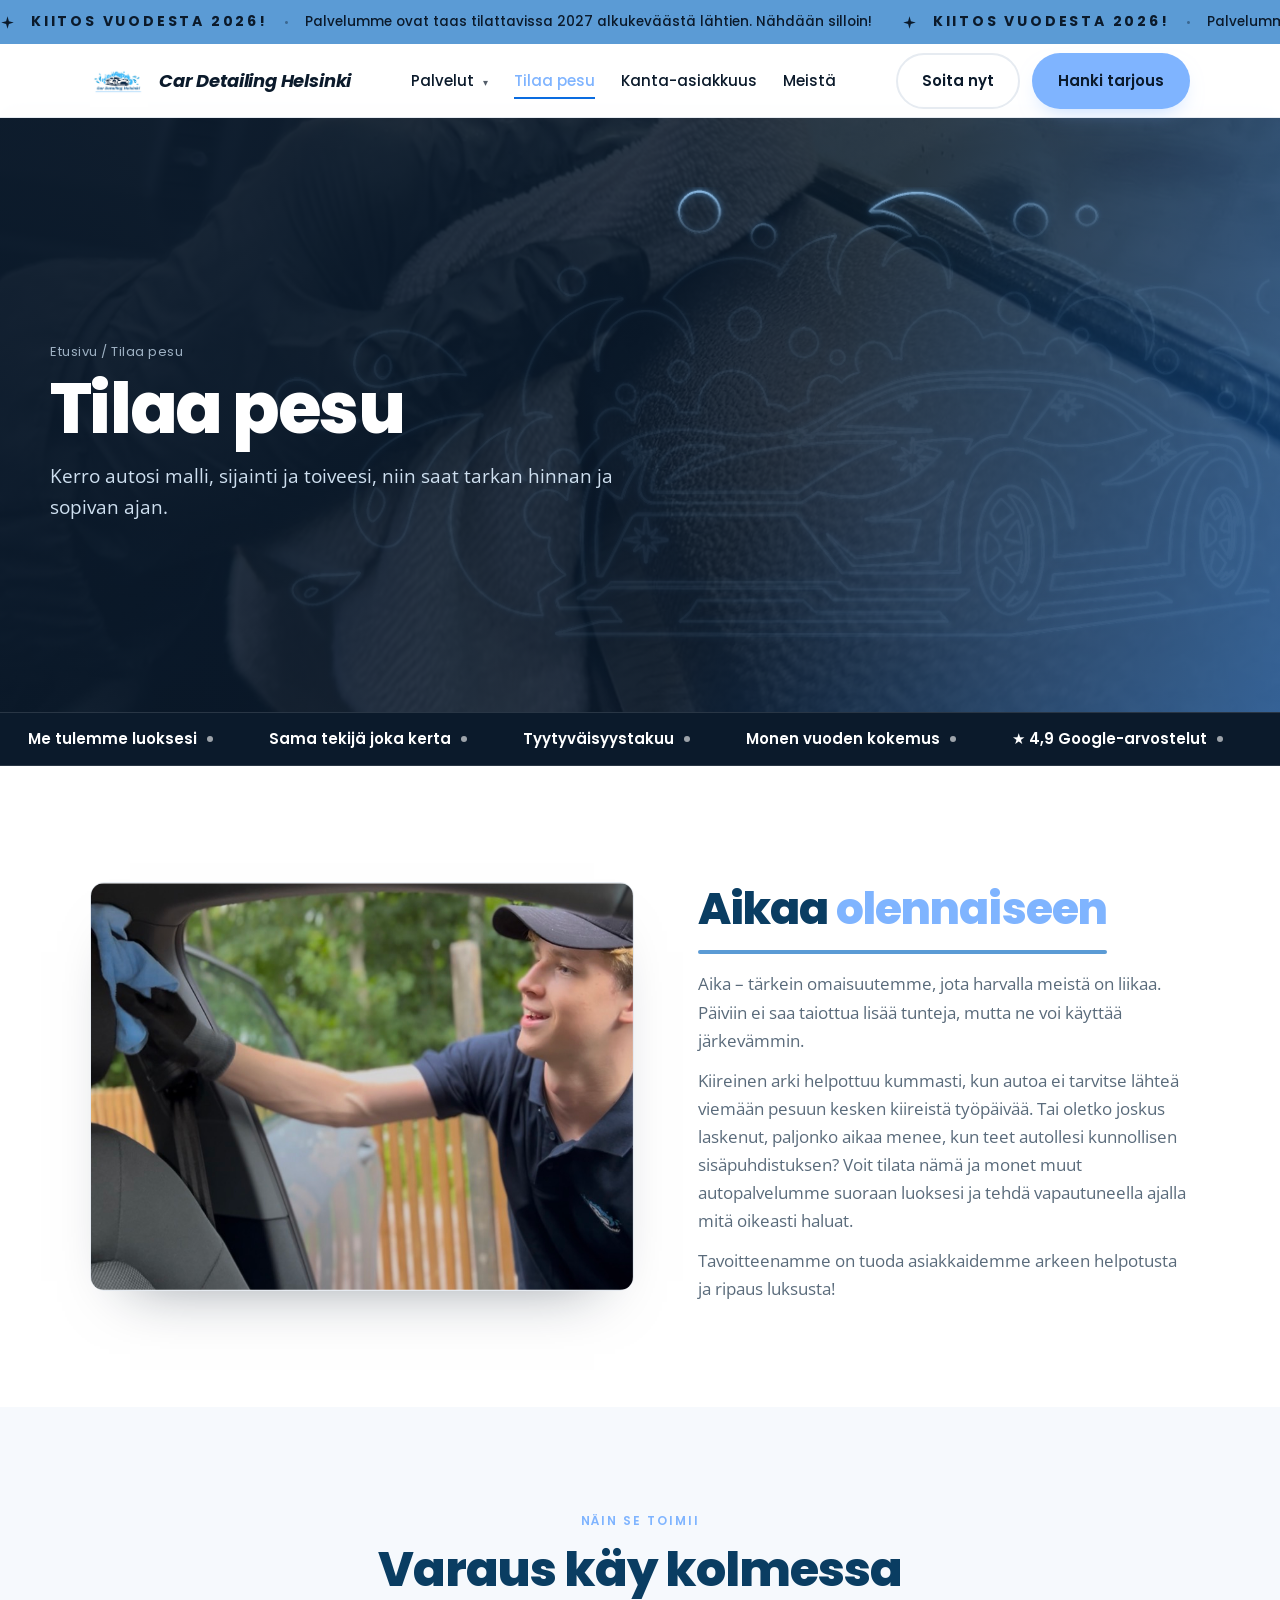
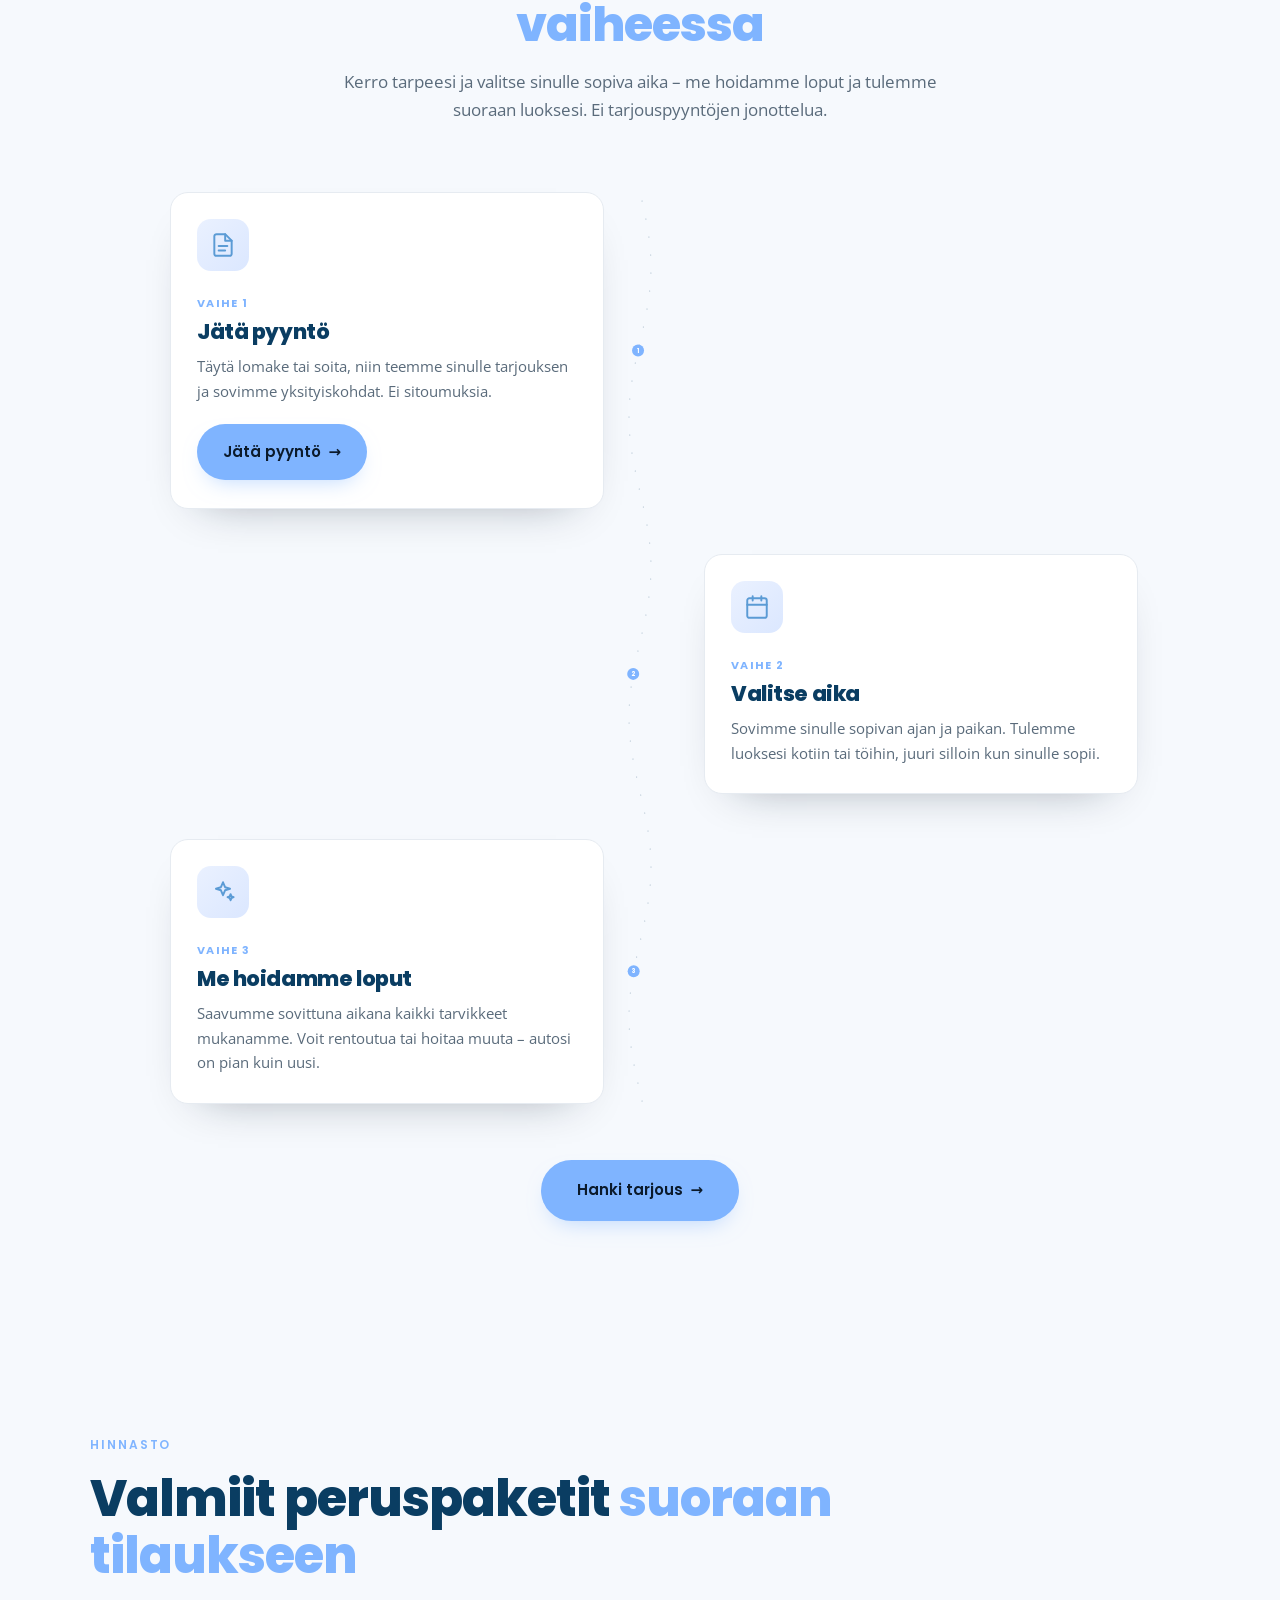
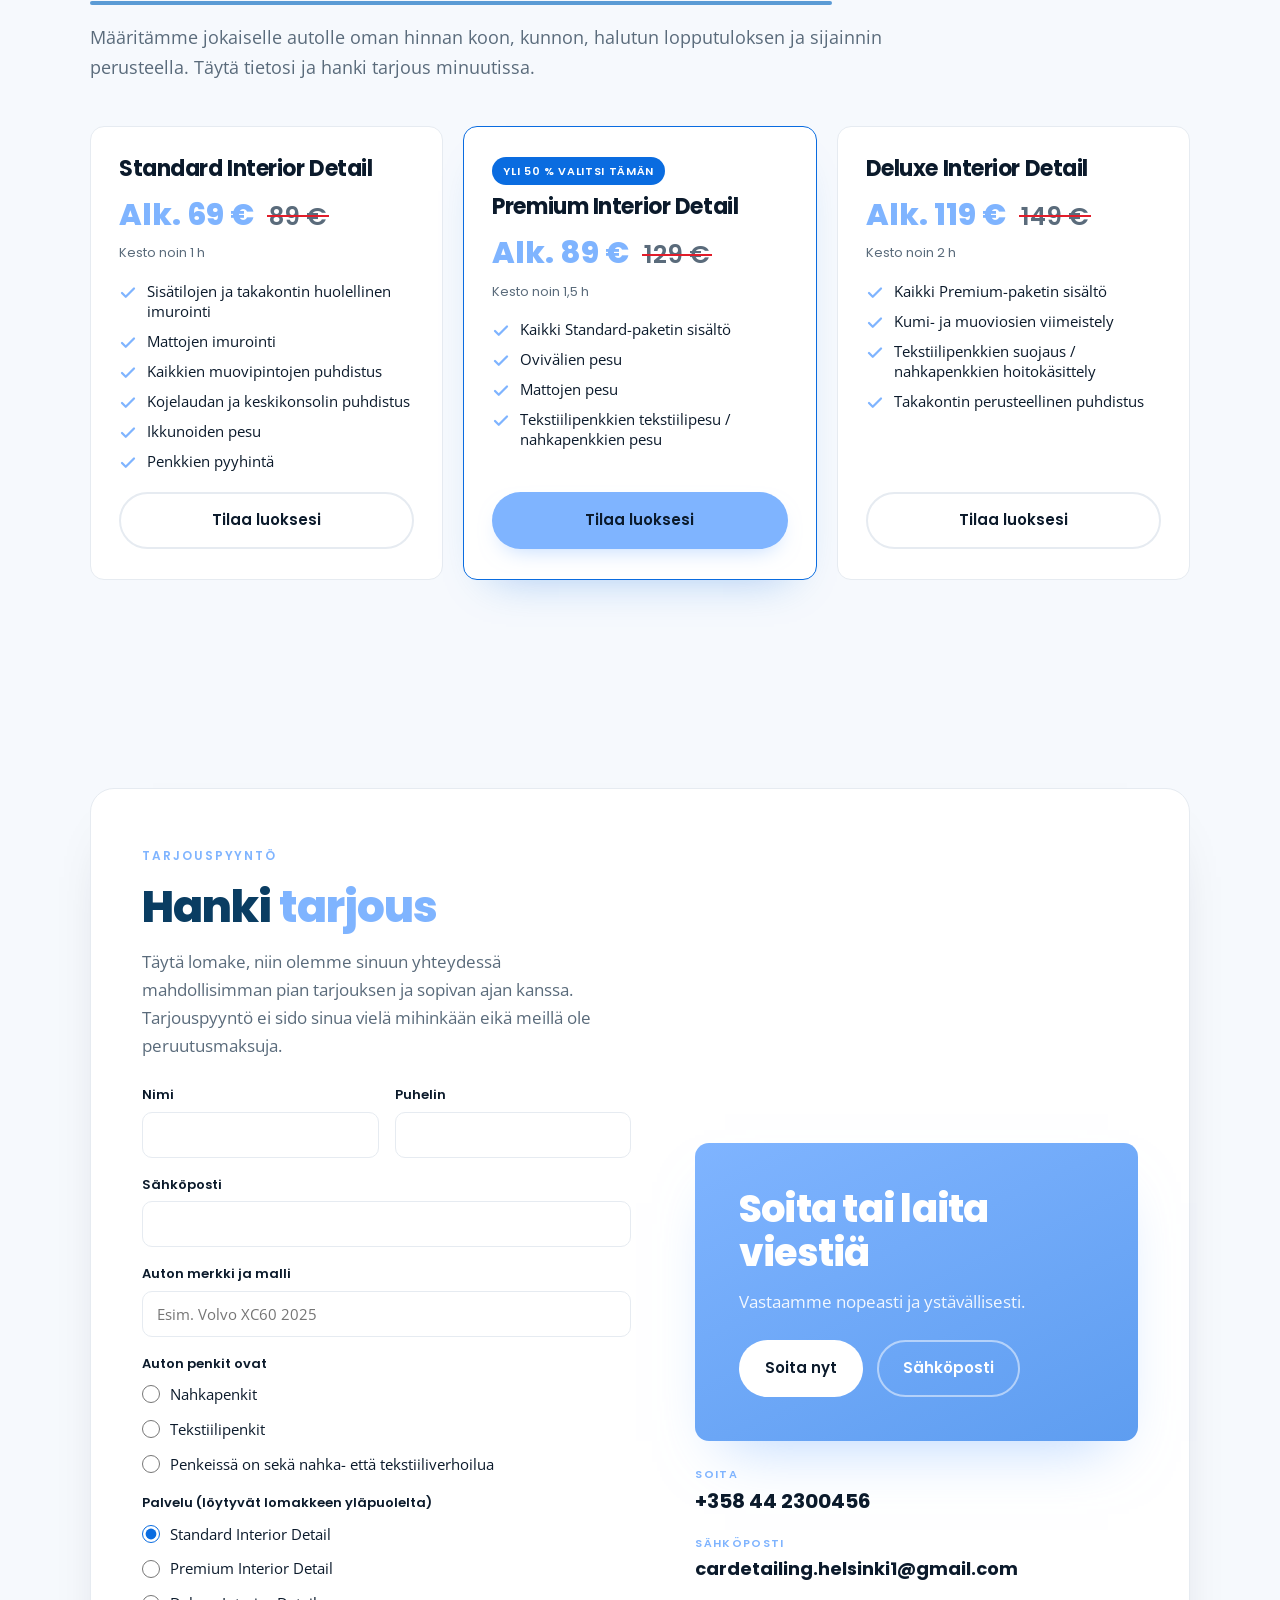
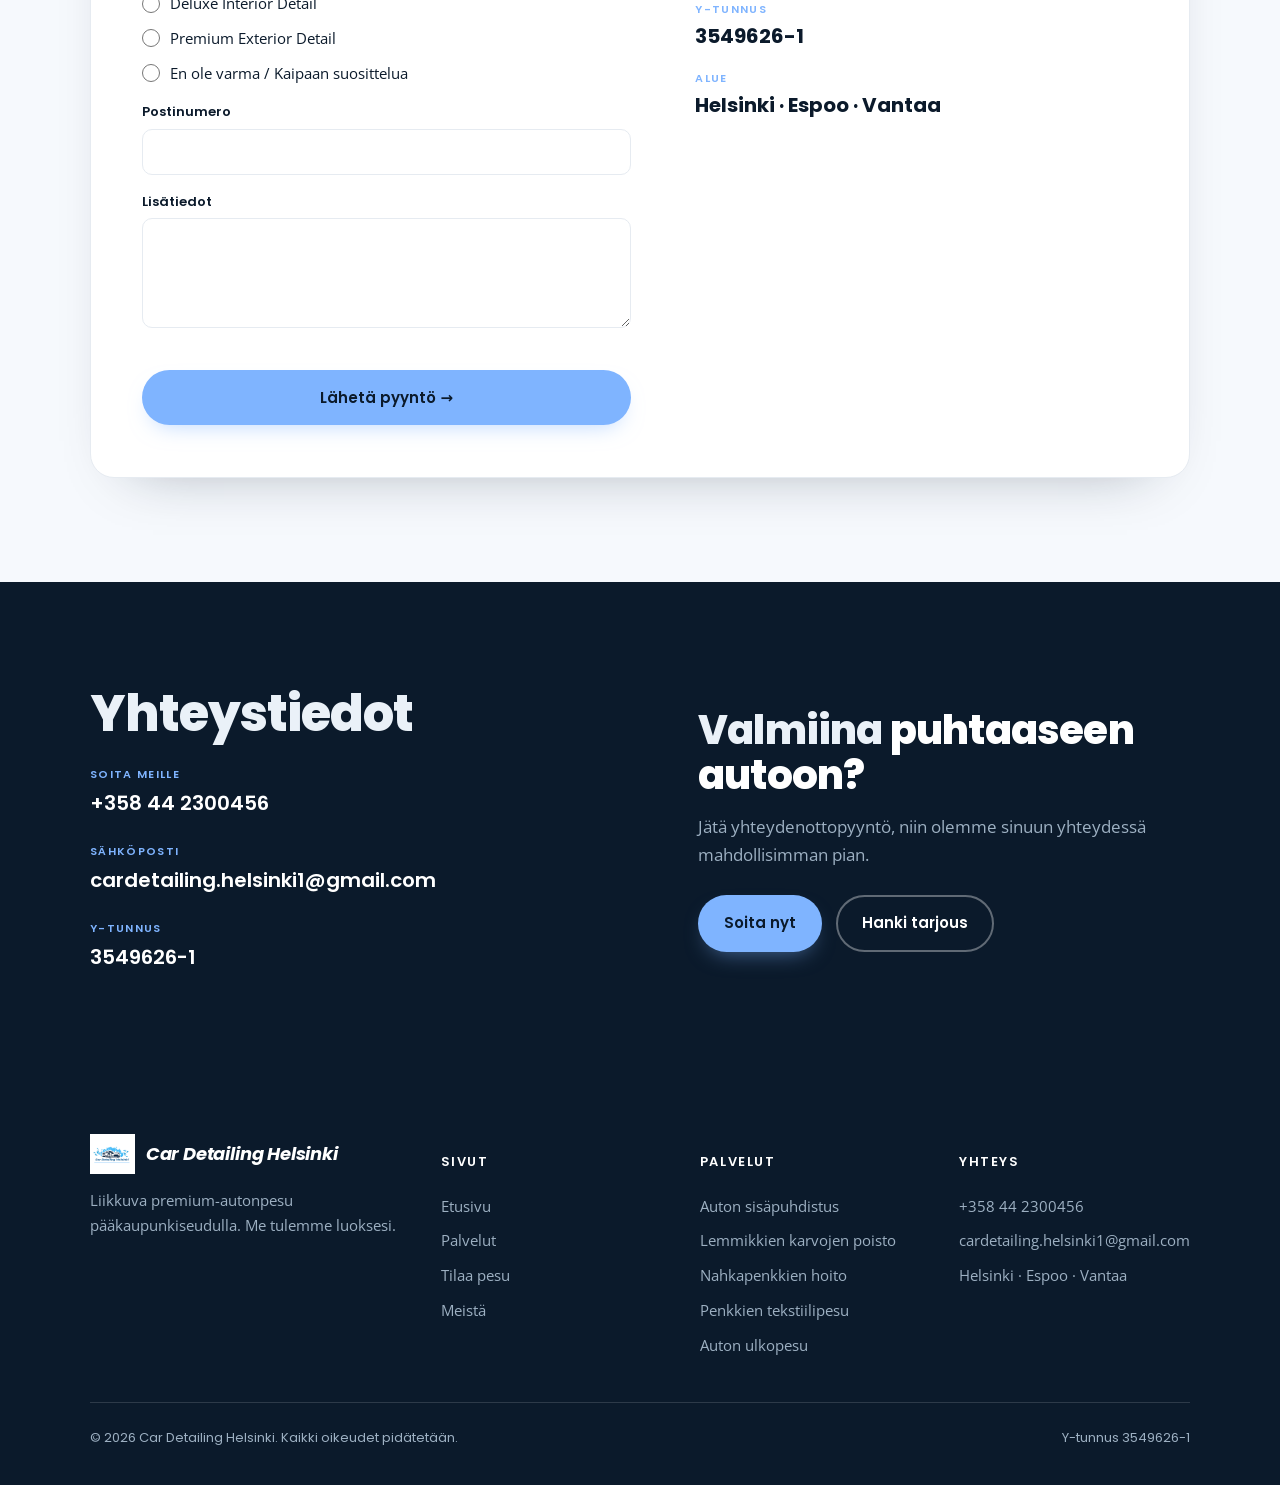
<file: tilaa-pesu.html>
<!DOCTYPE html>
<html lang="fi">
<head>
<meta charset="UTF-8">
<meta name="viewport" content="width=device-width, initial-scale=1">
<title>Tilaa pesu · Car Detailing Helsinki</title>
<meta name="description" content="Tilaa pesu tai pyydä tarjous, me tulemme luoksesi.">
<meta name="theme-color" content="#0A6CE0">
<link rel="canonical" href="https://www.cardetailinghelsinki.com/tilaa-pesu.html">
<link rel="preconnect" href="https://fonts.googleapis.com">
<link rel="preconnect" href="https://fonts.gstatic.com" crossorigin>
<link href="https://fonts.googleapis.com/css2?family=Poppins:wght@300;400;500;600;700;800&family=Open+Sans:wght@400;500;600;700&display=swap" rel="stylesheet">
<link rel="icon" href="favicon.ico?v=2" sizes="any">
<link rel="icon" type="image/png" sizes="32x32" href="favicon-32.png?v=2">
<link rel="icon" type="image/png" sizes="16x16" href="favicon-16.png?v=2">
<link rel="apple-touch-icon" href="apple-touch-icon.png?v=2">
<link rel="stylesheet" href="styles.css">
</head>
<body id="top">
<!-- KAUSI-ILMOITUSPALKKI (liikkuva) -->
<div class="promobar">
  <div class="promo-track">
    <div class="promo-group">
      <span class="promo-spark"><svg viewBox="0 0 24 24" fill="currentColor"><path d="M12 2l2.2 7.8L22 12l-7.8 2.2L12 22l-2.2-7.8L2 12l7.8-2.2z"/></svg></span>
      <span class="promo-title">Kiitos vuodesta 2026!</span>
      <span class="promo-dot">·</span>
      <span class="promo-note">Palvelumme ovat taas tilattavissa 2027 alkukeväästä lähtien. Nähdään silloin!</span>
    </div>
  </div>
</div>
<header class="nav">
  <div class="wrap nav-inner">
    <a class="logo" href="/"><img src="logo.png" alt="Car Detailing Helsinki"><span class="txt">Car Detailing Helsinki</span></a>
    <nav class="nav-links" id="navLinks">
      <div class="nav-item has-drop">
        <a class="link" href="palvelut.html">Palvelut <span class="caret">▾</span></a>
        <div class="dropdown">
          <a href="palvelut.html">Palvelumme</a>
          <a href="sisapuhdistus.html">Auton sisäpuhdistus</a>
          <a href="ulkopesu.html">Auton ulkopesu</a>
          <a href="lisapalvelut.html">Lisäpalvelut</a>
        </div>
      </div>
      <a class="link active" href="tilaa-pesu.html">Tilaa pesu</a>
      <a class="link" href="kanta-asiakasohjelma.html">Kanta-asiakkuus</a>
      <a class="link" href="meista.html">Meistä</a>
      
    </nav>
    <div class="nav-cta">
      <a class="btn btn-ghost" href="tel:+358442300456">Soita nyt</a>
      <a class="btn btn-primary" href="tilaa-pesu.html#tarjous">Hanki tarjous</a>
      
      <button class="menu-btn" id="menuBtn" aria-label="Valikko"><span></span><span></span><span></span></button>
    </div>
  </div>
</header>
<section class="page-hero">
  <div class="bg" style="background-image:url('autonpesu-lahikuva.jpg')" aria-hidden="true"></div>
  <div class="hero-logo" aria-hidden="true"><img class="hl-base" src="logo-outline.png" alt="" width="2026" height="922"><img class="hl-shine" src="logo-outline.png" alt="" width="2026" height="922"><img class="hl-intro" src="logo-outline.png" alt="" width="2026" height="922"></div>
  <div class="wrap inner">
    <div class="crumb"><a href="/">Etusivu</a> / Tilaa pesu</div>
    <h1>Tilaa pesu</h1>
    <p class="lead">Kerro autosi malli, sijainti ja toiveesi, niin saat tarkan hinnan ja sopivan ajan.</p>
  </div>
</section>
<div class="marquee" aria-hidden="true"><div class="track" id="track">
<span class="item">Me tulemme luoksesi<span class="d"></span></span>
<span class="item">Sama tekijä joka kerta<span class="d"></span></span>
<span class="item">Tyytyväisyystakuu<span class="d"></span></span>
<span class="item">Monen vuoden kokemus<span class="d"></span></span>
<span class="item">★ 4,9 Google-arvostelut<span class="d"></span></span>
<span class="item">Joustavat aikataulut<span class="d"></span></span>
</div></div>
<section><div class="wrap split">
  <div class="media reveal"><img src="IMG_2719.jpg" alt="Auton sisäpuhdistus"></div>
  <div class="copy">
    <div class="sec-head"><h2>Aikaa <span class="hh">olennaiseen</span></h2></div>
    <p>Aika – tärkein omaisuutemme, jota harvalla meistä on liikaa. Päiviin ei saa taiottua lisää tunteja, mutta ne voi käyttää järkevämmin.</p>
    <p>Kiireinen arki helpottuu kummasti, kun autoa ei tarvitse lähteä viemään pesuun kesken kiireistä työpäivää. Tai oletko joskus laskenut, paljonko aikaa menee, kun teet autollesi kunnollisen sisäpuhdistuksen? Voit tilata nämä ja monet muut autopalvelumme suoraan luoksesi ja tehdä vapautuneella ajalla mitä oikeasti haluat.</p>
    <p>Tavoitteenamme on tuoda asiakkaidemme arkeen helpotusta ja ripaus luksusta!</p>
  </div>
</div></section>
<!-- NÄIN SE TOIMII -->
<section class="howit">
  <div class="wrap">
    <div class="howit-head">
      <span class="eyebrow">Näin se toimii</span>
      <h2>Varaus käy kolmessa <span class="hh">vaiheessa</span></h2>
      <p>Kerro tarpeesi ja valitse sinulle sopiva aika – me hoidamme loput ja tulemme suoraan luoksesi. Ei tarjouspyyntöjen jonottelua.</p>
    </div>
    <div class="howit-steps" id="howitSteps">
      <canvas class="howit-path" id="howitPath" aria-hidden="true"></canvas>
      <div class="howit-step">
        <div class="howit-card">
          <div class="howit-ico"><svg viewBox="0 0 24 24" fill="none" stroke="currentColor" stroke-width="1.8" stroke-linecap="round" stroke-linejoin="round"><path d="M14 2H6a2 2 0 0 0-2 2v16a2 2 0 0 0 2 2h12a2 2 0 0 0 2-2V8z"/><path d="M14 2v6h6"/><path d="M8 13h8M8 17h6"/></svg></div>
          <span class="vaihe">Vaihe 1</span>
          <h3>Jätä pyyntö</h3>
          <p>Täytä lomake tai soita, niin teemme sinulle tarjouksen ja sovimme yksityiskohdat. Ei sitoumuksia.</p>
          <a class="btn btn-primary" href="#orderForm">Jätä pyyntö <span class="arr">→</span></a>
        </div>
      </div>
      <div class="howit-step right">
        <div class="howit-card">
          <div class="howit-ico"><svg viewBox="0 0 24 24" fill="none" stroke="currentColor" stroke-width="1.8" stroke-linecap="round" stroke-linejoin="round"><rect x="3" y="4" width="18" height="18" rx="2"/><path d="M16 2v4M8 2v4M3 10h18"/></svg></div>
          <span class="vaihe">Vaihe 2</span>
          <h3>Valitse aika</h3>
          <p>Sovimme sinulle sopivan ajan ja paikan. Tulemme luoksesi kotiin tai töihin, juuri silloin kun sinulle sopii.</p>
        </div>
      </div>
      <div class="howit-step">
        <div class="howit-card">
          <div class="howit-ico"><svg viewBox="0 0 24 24" fill="none" stroke="currentColor" stroke-width="1.8" stroke-linecap="round" stroke-linejoin="round"><path d="M12 3l1.9 4.6L18.5 9l-4.6 1.4L12 15l-1.9-4.6L5.5 9l4.6-1.4z"/><path d="M19 14l.8 2 2 .8-2 .8-.8 2-.8-2-2-.8 2-.8z"/></svg></div>
          <span class="vaihe">Vaihe 3</span>
          <h3>Me hoidamme loput</h3>
          <p>Saavumme sovittuna aikana kaikki tarvikkeet mukanamme. Voit rentoutua tai hoitaa muuta – autosi on pian kuin uusi.</p>
        </div>
      </div>
    </div>
    <div style="text-align:center;margin-top:clamp(36px,5vw,56px)">
      <a class="btn btn-primary" href="#tarjous" style="padding:16px 34px">Hanki tarjous <span class="arr">→</span></a>
    </div>
  </div>
</section>
<section style="background:var(--paper-2)">
  <div class="wrap">
    <div class="sec-head"><span class="eyebrow">Hinnasto</span><h2>Valmiit peruspaketit <span class="hh">suoraan tilaukseen</span></h2><p>Määritämme jokaiselle autolle oman hinnan koon, kunnon, halutun lopputuloksen ja sijainnin perusteella. Täytä tietosi ja hanki tarjous minuutissa.</p></div>
    <div class="pricecards">
      <div class="pcard reveal">
        <h3>Standard Interior Detail</h3>
        <div class="price">Alk. 69 € <span class="old-price">89 €</span></div><div class="kesto">Kesto noin 1 h</div>
        <ul class="pkg-list">
          <li><svg viewBox="0 0 24 24" fill="none" stroke="currentColor" stroke-width="3" stroke-linecap="round" stroke-linejoin="round"><polyline points="20 6 9 17 4 12"/></svg>Sisätilojen ja takakontin huolellinen imurointi</li>
          <li><svg viewBox="0 0 24 24" fill="none" stroke="currentColor" stroke-width="3" stroke-linecap="round" stroke-linejoin="round"><polyline points="20 6 9 17 4 12"/></svg>Mattojen imurointi</li>
          <li><svg viewBox="0 0 24 24" fill="none" stroke="currentColor" stroke-width="3" stroke-linecap="round" stroke-linejoin="round"><polyline points="20 6 9 17 4 12"/></svg>Kaikkien muovipintojen puhdistus</li>
          <li><svg viewBox="0 0 24 24" fill="none" stroke="currentColor" stroke-width="3" stroke-linecap="round" stroke-linejoin="round"><polyline points="20 6 9 17 4 12"/></svg>Kojelaudan ja keskikonsolin puhdistus</li>
          <li><svg viewBox="0 0 24 24" fill="none" stroke="currentColor" stroke-width="3" stroke-linecap="round" stroke-linejoin="round"><polyline points="20 6 9 17 4 12"/></svg>Ikkunoiden pesu</li>
          <li><svg viewBox="0 0 24 24" fill="none" stroke="currentColor" stroke-width="3" stroke-linecap="round" stroke-linejoin="round"><polyline points="20 6 9 17 4 12"/></svg>Penkkien pyyhintä</li>
        </ul>
        <a class="btn btn-ghost" href="#orderForm">Tilaa luoksesi</a>
      </div>
      <div class="pcard feat reveal d1">
        <div class="badge">Yli 50 % valitsi tämän</div>
        <h3>Premium Interior Detail</h3>
        <div class="price">Alk. 89 € <span class="old-price">129 €</span></div><div class="kesto">Kesto noin 1,5 h</div>
        <ul class="pkg-list">
          <li><svg viewBox="0 0 24 24" fill="none" stroke="currentColor" stroke-width="3" stroke-linecap="round" stroke-linejoin="round"><polyline points="20 6 9 17 4 12"/></svg>Kaikki Standard-paketin sisältö</li>
          <li><svg viewBox="0 0 24 24" fill="none" stroke="currentColor" stroke-width="3" stroke-linecap="round" stroke-linejoin="round"><polyline points="20 6 9 17 4 12"/></svg>Ovivälien pesu</li>
          <li><svg viewBox="0 0 24 24" fill="none" stroke="currentColor" stroke-width="3" stroke-linecap="round" stroke-linejoin="round"><polyline points="20 6 9 17 4 12"/></svg>Mattojen pesu</li>
          <li><svg viewBox="0 0 24 24" fill="none" stroke="currentColor" stroke-width="3" stroke-linecap="round" stroke-linejoin="round"><polyline points="20 6 9 17 4 12"/></svg>Tekstiilipenkkien tekstiilipesu / nahkapenkkien pesu</li>
        </ul>
        <a class="btn btn-primary" href="#orderForm">Tilaa luoksesi</a>
      </div>
      <div class="pcard reveal d2">
        <h3>Deluxe Interior Detail</h3>
        <div class="price">Alk. 119 € <span class="old-price">149 €</span></div><div class="kesto">Kesto noin 2 h</div>
        <ul class="pkg-list">
          <li><svg viewBox="0 0 24 24" fill="none" stroke="currentColor" stroke-width="3" stroke-linecap="round" stroke-linejoin="round"><polyline points="20 6 9 17 4 12"/></svg>Kaikki Premium-paketin sisältö</li>
          <li><svg viewBox="0 0 24 24" fill="none" stroke="currentColor" stroke-width="3" stroke-linecap="round" stroke-linejoin="round"><polyline points="20 6 9 17 4 12"/></svg>Kumi- ja muoviosien viimeistely</li>
          <li><svg viewBox="0 0 24 24" fill="none" stroke="currentColor" stroke-width="3" stroke-linecap="round" stroke-linejoin="round"><polyline points="20 6 9 17 4 12"/></svg>Tekstiilipenkkien suojaus / nahkapenkkien hoitokäsittely</li>
          <li><svg viewBox="0 0 24 24" fill="none" stroke="currentColor" stroke-width="3" stroke-linecap="round" stroke-linejoin="round"><polyline points="20 6 9 17 4 12"/></svg>Takakontin perusteellinen puhdistus</li>
        </ul>
        <a class="btn btn-ghost" href="#orderForm">Tilaa luoksesi</a>
      </div>
    </div>
  </div>
</section>
<section id="tarjous" style="background:var(--paper-2)"><div class="wrap"><div class="tarjous-card"><div class="split">
  <div class="copy">
    <span class="eyebrow">Tarjouspyyntö</span>
    <h2>Hanki <span class="hh">tarjous</span></h2>
    <p>Täytä lomake, niin olemme sinuun yhteydessä mahdollisimman pian tarjouksen ja sopivan ajan kanssa. Tarjouspyyntö ei sido sinua vielä mihinkään eikä meillä ole peruutusmaksuja.</p>
    <form class="form" id="orderForm" style="margin-top:24px">
      <div class="row2">
        <div class="field"><label for="nimi">Nimi</label><input id="nimi" type="text" required></div>
        <div class="field"><label for="puh">Puhelin</label><input id="puh" type="tel" required></div>
      </div>
      <div class="field"><label for="email">Sähköposti</label><input id="email" type="email" required></div>
      <div class="field"><label for="auto">Auton merkki ja malli</label><input id="auto" type="text" placeholder="Esim. Volvo XC60 2025" required></div>
      <div class="field">
        <label>Auton penkit ovat</label>
        <div class="radio-group">
          <label class="radio"><input type="radio" name="penkit" value="Nahkapenkit" required><span>Nahkapenkit</span></label>
          <label class="radio"><input type="radio" name="penkit" value="Tekstiilipenkit" required><span>Tekstiilipenkit</span></label>
          <label class="radio"><input type="radio" name="penkit" value="Penkeissä on sekä nahka- että tekstiiliverhoilua" required><span>Penkeissä on sekä nahka- että tekstiiliverhoilua</span></label>
        </div>
      </div>
      <div class="field">
        <label>Palvelu (löytyvät lomakkeen yläpuolelta)</label>
        <div class="radio-group">
          <label class="radio"><input type="radio" name="palvelu" value="Standard Interior Detail" checked required><span>Standard Interior Detail</span></label>
          <label class="radio"><input type="radio" name="palvelu" value="Premium Interior Detail" required><span>Premium Interior Detail</span></label>
          <label class="radio"><input type="radio" name="palvelu" value="Deluxe Interior Detail" required><span>Deluxe Interior Detail</span></label>
          <label class="radio"><input type="radio" name="palvelu" value="Premium Exterior Detail" required><span>Premium Exterior Detail</span></label>
          <label class="radio"><input type="radio" name="palvelu" value="En ole varma / Kaipaan suosittelua" required><span>En ole varma / Kaipaan suosittelua</span></label>
        </div>
      </div>
      <div class="field"><label for="postinumero">Postinumero</label><input id="postinumero" type="text" inputmode="numeric" pattern="[0-9]{5}" maxlength="5" required></div>
      <div class="field"><label for="viesti">Lisätiedot</label><textarea id="viesti"></textarea></div>
      <button class="btn btn-primary" type="submit" style="justify-content:center">Lähetä pyyntö →</button>
    </form>
  </div>
  <div>
    <div class="cta-box cta-lite">
      <h2>Soita tai laita <span class="hh">viestiä</span></h2>
      <p>Vastaamme nopeasti ja ystävällisesti.</p>
      <div class="cta-row" style="display:flex;gap:14px;flex-wrap:wrap;margin-top:24px">
        <a class="btn btn-primary" href="tel:+358442300456">Soita nyt</a>
        <a class="btn btn-ghost" href="mailto:cardetailing.helsinki1@gmail.com">Sähköposti</a>
      </div>
    </div>
    <div style="display:flex;flex-direction:column;gap:16px;margin-top:24px">
      <div><div style="font-family:var(--display);font-size:11px;letter-spacing:.12em;text-transform:uppercase;color:var(--accent-lite);font-weight:600">Soita</div><div style="font-family:var(--display);font-weight:700;font-size:20px;margin-top:2px"><a href="tel:+358442300456">+358 44 2300456</a></div></div>
      <div><div style="font-family:var(--display);font-size:11px;letter-spacing:.12em;text-transform:uppercase;color:var(--accent-lite);font-weight:600">Sähköposti</div><div style="font-family:var(--display);font-weight:700;font-size:18px;margin-top:2px"><a href="mailto:cardetailing.helsinki1@gmail.com">cardetailing.helsinki1@gmail.com</a></div></div>
      <div><div style="font-family:var(--display);font-size:11px;letter-spacing:.12em;text-transform:uppercase;color:var(--accent-lite);font-weight:600">Y-tunnus</div><div style="font-family:var(--display);font-weight:700;font-size:20px;margin-top:2px">3549626-1</div></div>
      <div><div style="font-family:var(--display);font-size:11px;letter-spacing:.12em;text-transform:uppercase;color:var(--accent-lite);font-weight:600">Alue</div><div style="font-family:var(--display);font-weight:700;font-size:20px;margin-top:2px">Helsinki · Espoo · Vantaa</div></div>
    </div>
  </div>
</div></div></div></section>
<script>
document.getElementById('orderForm').addEventListener('submit',function(e){
  e.preventDefault();
  var form=e.target;
  var btn=form.querySelector('button[type="submit"]');
  var g=function(id){return document.getElementById(id).value||'';};
  var palveluEl=document.querySelector('input[name="palvelu"]:checked');
  var palvelut=palveluEl?palveluEl.value:'';
  var penkitEl=document.querySelector('input[name="penkit"]:checked');
  var penkit=penkitEl?penkitEl.value:'';

  function fallbackMailto(){
    var g2=function(id){return encodeURIComponent(document.getElementById(id).value||'');};
    var body="Nimi: "+g2('nimi')+"%0D%0APuhelin: "+g2('puh')+"%0D%0ASähköposti: "+g2('email')+"%0D%0AAuto: "+g2('auto')+"%0D%0AAuton penkit: "+encodeURIComponent(penkit)+"%0D%0APalvelu: "+encodeURIComponent(palvelut)+"%0D%0APostinumero: "+g2('postinumero')+"%0D%0ALisätiedot: "+g2('viesti');
    window.location.href="mailto:cardetailing.helsinki1@gmail.com?subject="+encodeURIComponent("[Tilaa pesu] Uusi tarjouspyyntö")+"&body="+body;
    setTimeout(function(){window.location.href="kiitos.html";},800);
  }

  if(btn){btn.disabled=true;}

  fetch('https://api.web3forms.com/submit',{
    method:'POST',
    headers:{'Content-Type':'application/json',Accept:'application/json'},
    body:JSON.stringify({
      access_key:"f5ae019f-b6a1-40da-946d-3f2549633401",
      subject:"[Tilaa pesu] Uusi tarjouspyyntö - Car Detailing Helsinki",
      from_name:g('nimi')||"Car Detailing Helsinki - verkkosivu",
      Nimi:g('nimi'),
      Puhelin:g('puh'),
      Sahkoposti:g('email'),
      Auto:g('auto'),
      AutonPenkit:penkit,
      Palvelu:palvelut,
      Postinumero:g('postinumero'),
      Lisatiedot:g('viesti')
    })
  }).then(function(r){return r.json();}).then(function(res){
    if(!res.success)throw new Error('web3forms failed');
    window.location.href="kiitos.html";
  }).catch(function(){
    fallbackMailto();
  });
});
</script>
<section id="yhteys" class="band-dark contact">
  <div class="wrap split">
    <div class="info">
      <div>
        <h2 style="font-size:clamp(30px,4.6vw,50px);font-weight:800">Yhteystiedot</h2>
      </div>
      <div class="row"><div class="l">Soita meille</div><div class="v"><a href="tel:+358442300456">+358 44 2300456</a></div></div>
      <div class="row"><div class="l">Sähköposti</div><div class="v"><a href="mailto:cardetailing.helsinki1@gmail.com">cardetailing.helsinki1@gmail.com</a></div></div>
      <div class="row"><div class="l">Y-tunnus</div><div class="v">3549626-1</div></div>
    </div>
    <div class="contact-cta">
      <h2 style="font-size:clamp(26px,3.6vw,40px);font-weight:800">Valmiina <span class="hh">puhtaaseen autoon?</span></h2>
      <p class="muted" style="margin-top:14px">Jätä yhteydenottopyyntö, niin olemme sinuun yhteydessä mahdollisimman pian.</p>
      <div class="cta-row" style="display:flex;gap:14px;flex-wrap:wrap;margin-top:26px">
        <a class="btn btn-primary" href="tel:+358442300456">Soita nyt</a>
        <a class="btn btn-ghost inv" href="tilaa-pesu.html#tarjous">Hanki tarjous</a>
      </div>
    </div>
  </div>
</section>

<footer>
  <div class="wrap">
    <div class="foot-grid">
      <div class="foot-brand">
        <div class="logo"><img src="logo.png" alt="Car Detailing Helsinki"><span>Car Detailing Helsinki</span></div>
        <p>Liikkuva premium-autonpesu pääkaupunkiseudulla. Me tulemme luoksesi.</p>
      </div>
      <div>
        <h4>Sivut</h4>
        <a href="/">Etusivu</a>
        <a href="palvelut.html">Palvelut</a>
        <a href="tilaa-pesu.html">Tilaa pesu</a>
        <a href="meista.html">Meistä</a>
      </div>
      <div>
        <h4>Palvelut</h4>
        <a href="palvelut.html">Auton sisäpuhdistus</a>
        <a href="palvelut.html">Lemmikkien karvojen poisto</a>
        <a href="palvelut.html">Nahkapenkkien hoito</a>
        <a href="palvelut.html">Penkkien tekstiilipesu</a>
        <a href="palvelut.html">Auton ulkopesu</a>
      </div>
      <div>
        <h4>Yhteys</h4>
        <a href="tel:+358442300456">+358 44 2300456</a>
        <a href="mailto:cardetailing.helsinki1@gmail.com">cardetailing.helsinki1@gmail.com</a>
        <a href="#">Helsinki · Espoo · Vantaa</a>
      </div>
    </div>
    <div class="foot-bottom">
      <span>© 2026 Car Detailing Helsinki. Kaikki oikeudet pidätetään.</span>
      <span>Y-tunnus 3549626-1</span>
    </div>
  </div>
</footer>
<script src="app.js"></script>
</body></html>
</file>
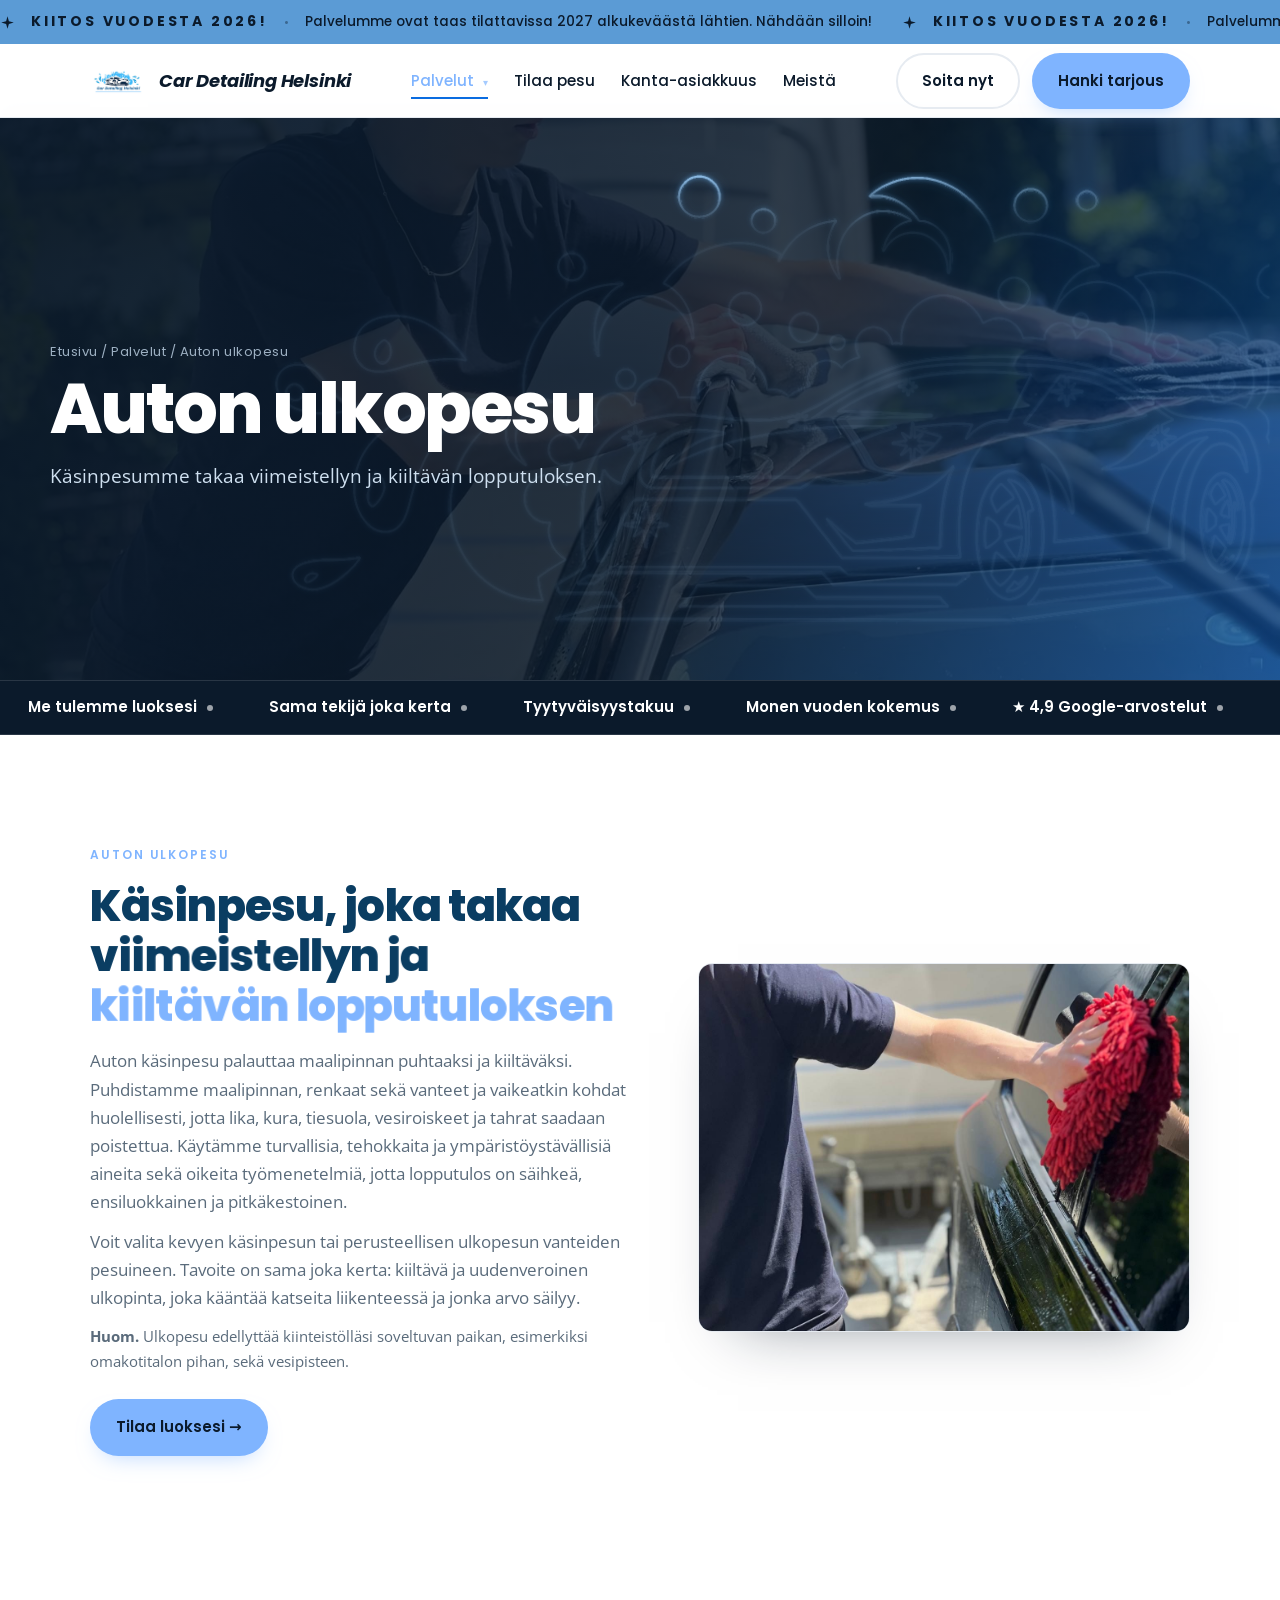
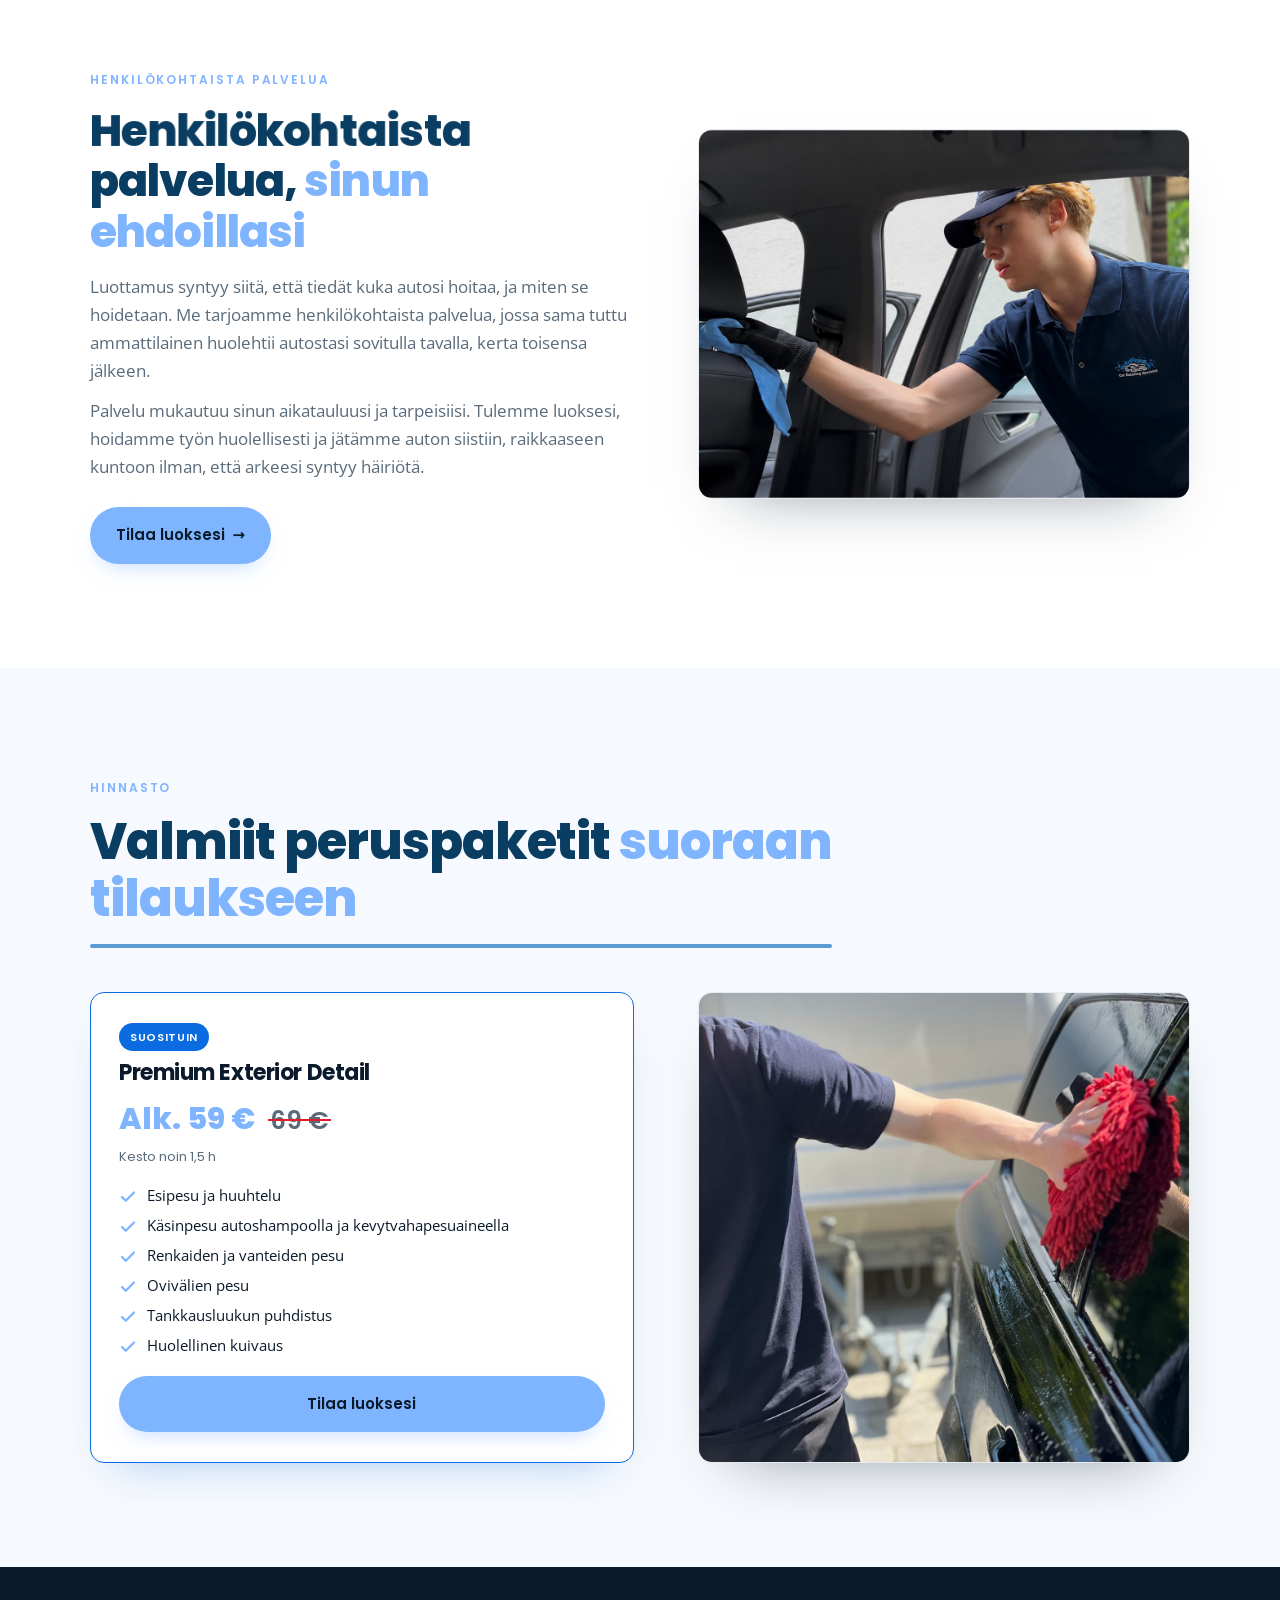
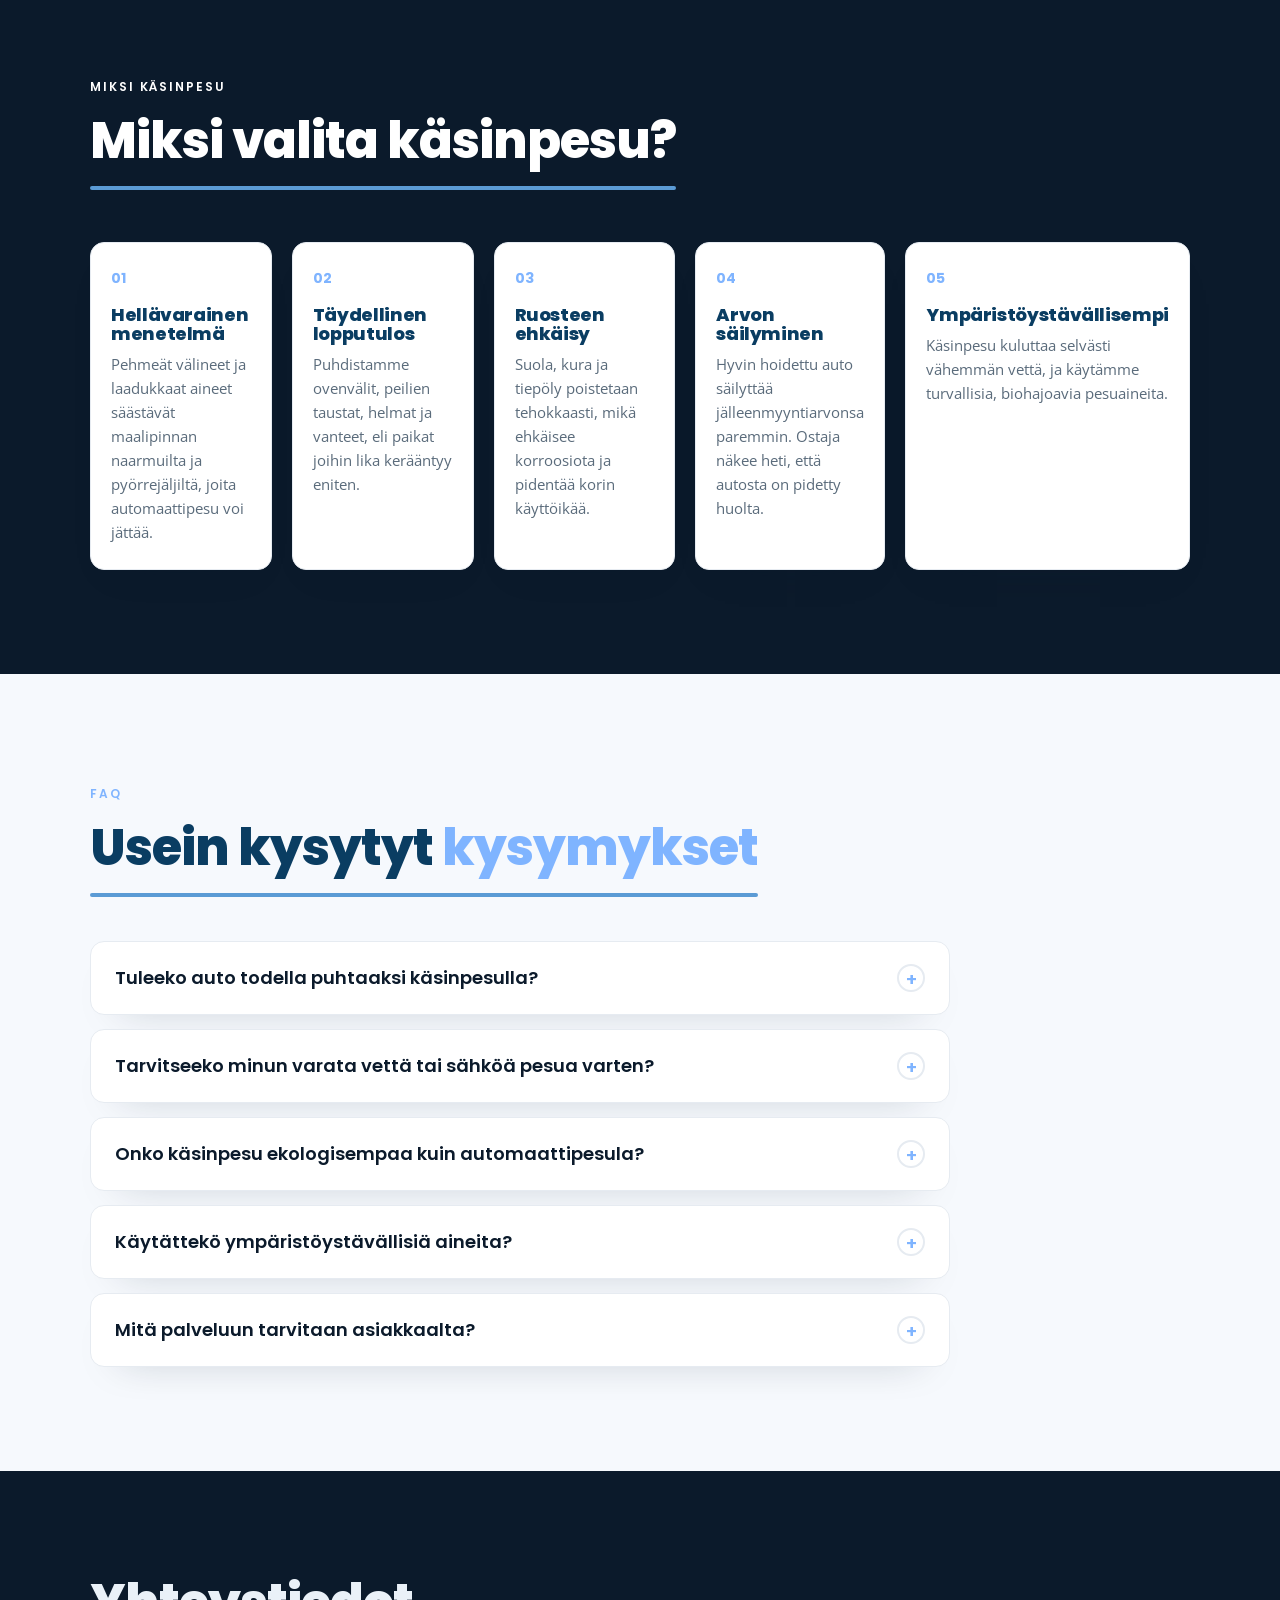
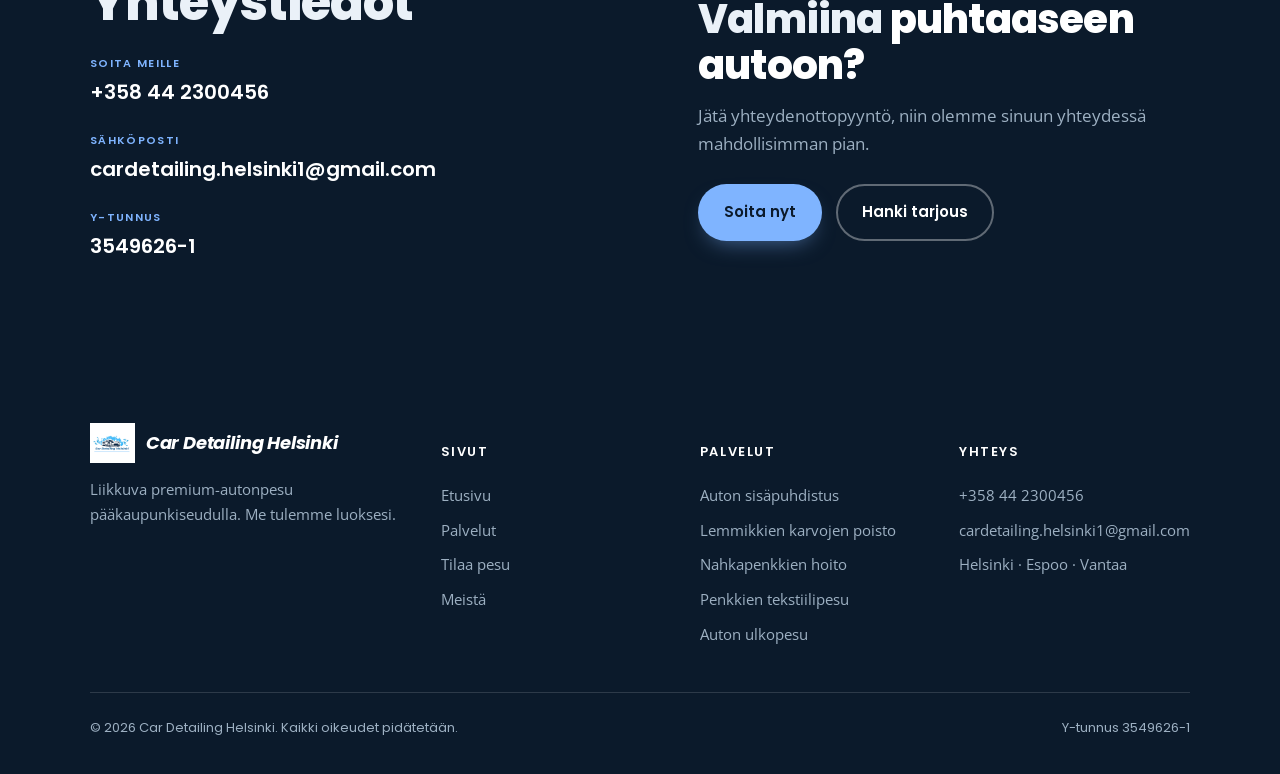
<file: ulkopesu.html>
<!DOCTYPE html>
<html lang="fi">
<head>
<meta charset="UTF-8">
<meta name="viewport" content="width=device-width, initial-scale=1">
<title>Auton ulkopesu · Car Detailing Helsinki</title>
<meta name="description" content="Käsinpesu, joka takaa viimeistellyn ja kiiltävän lopputuloksen.">
<meta name="theme-color" content="#0A6CE0">
<link rel="canonical" href="https://www.cardetailinghelsinki.com/ulkopesu.html">
<link rel="preconnect" href="https://fonts.googleapis.com">
<link rel="preconnect" href="https://fonts.gstatic.com" crossorigin>
<link href="https://fonts.googleapis.com/css2?family=Poppins:wght@300;400;500;600;700;800&family=Open+Sans:wght@400;500;600;700&display=swap" rel="stylesheet">
<link rel="icon" href="favicon.ico?v=2" sizes="any">
<link rel="icon" type="image/png" sizes="32x32" href="favicon-32.png?v=2">
<link rel="icon" type="image/png" sizes="16x16" href="favicon-16.png?v=2">
<link rel="apple-touch-icon" href="apple-touch-icon.png?v=2">
<link rel="stylesheet" href="styles.css">
</head>
<body id="top">
<!-- KAUSI-ILMOITUSPALKKI (liikkuva) -->
<div class="promobar">
  <div class="promo-track">
    <div class="promo-group">
      <span class="promo-spark"><svg viewBox="0 0 24 24" fill="currentColor"><path d="M12 2l2.2 7.8L22 12l-7.8 2.2L12 22l-2.2-7.8L2 12l7.8-2.2z"/></svg></span>
      <span class="promo-title">Kiitos vuodesta 2026!</span>
      <span class="promo-dot">·</span>
      <span class="promo-note">Palvelumme ovat taas tilattavissa 2027 alkukeväästä lähtien. Nähdään silloin!</span>
    </div>
  </div>
</div>
<header class="nav">
  <div class="wrap nav-inner">
    <a class="logo" href="/"><img src="logo.png" alt="Car Detailing Helsinki"><span class="txt">Car Detailing Helsinki</span></a>
    <nav class="nav-links" id="navLinks">
      <div class="nav-item has-drop">
        <a class="link active" href="palvelut.html">Palvelut <span class="caret">▾</span></a>
        <div class="dropdown">
          <a href="palvelut.html">Palvelumme</a>
          <a href="sisapuhdistus.html">Auton sisäpuhdistus</a>
          <a href="ulkopesu.html">Auton ulkopesu</a>
          <a href="lisapalvelut.html">Lisäpalvelut</a>
        </div>
      </div>
      <a class="link" href="tilaa-pesu.html">Tilaa pesu</a>
      <a class="link" href="kanta-asiakasohjelma.html">Kanta-asiakkuus</a>
      <a class="link" href="meista.html">Meistä</a>
      
    </nav>
    <div class="nav-cta">
      <a class="btn btn-ghost" href="tel:+358442300456">Soita nyt</a>
      <a class="btn btn-primary" href="tilaa-pesu.html#tarjous">Hanki tarjous</a>
      
      <button class="menu-btn" id="menuBtn" aria-label="Valikko"><span></span><span></span><span></span></button>
    </div>
  </div>
</header>
<section class="page-hero">
  <div class="bg" style="background-image:url('ulkopesu-hero.jpg')" aria-hidden="true"></div>
  <div class="hero-logo" aria-hidden="true"><img class="hl-base" src="logo-outline.png" alt="" width="2026" height="922"><img class="hl-shine" src="logo-outline.png" alt="" width="2026" height="922"><img class="hl-intro" src="logo-outline.png" alt="" width="2026" height="922"></div>
  <div class="wrap inner">
    <div class="crumb"><a href="/">Etusivu</a> / <a href="palvelut.html">Palvelut</a> / Auton ulkopesu</div>
    <h1>Auton ulkopesu</h1>
    <p class="lead">Käsinpesumme takaa viimeistellyn ja kiiltävän lopputuloksen.</p>
  </div>
</section>
<div class="marquee" aria-hidden="true"><div class="track" id="track">
<span class="item">Me tulemme luoksesi<span class="d"></span></span>
<span class="item">Sama tekijä joka kerta<span class="d"></span></span>
<span class="item">Tyytyväisyystakuu<span class="d"></span></span>
<span class="item">Monen vuoden kokemus<span class="d"></span></span>
<span class="item">★ 4,9 Google-arvostelut<span class="d"></span></span>
<span class="item">Joustavat aikataulut<span class="d"></span></span>
</div></div>
<section>
  <div class="wrap split">
    <div class="copy">
      <span class="eyebrow">Auton ulkopesu</span>
      <h2>Käsinpesu, joka takaa viimeistellyn ja <span class="hh">kiiltävän lopputuloksen</span></h2>
      <p>Auton käsinpesu palauttaa maalipinnan puhtaaksi ja kiiltäväksi. Puhdistamme maalipinnan, renkaat sekä vanteet ja vaikeatkin kohdat huolellisesti, jotta lika, kura, tiesuola, vesiroiskeet ja tahrat saadaan poistettua. Käytämme turvallisia, tehokkaita ja ympäristöystävällisiä aineita sekä oikeita työmenetelmiä, jotta lopputulos on säihkeä, ensiluokkainen ja pitkäkestoinen.</p>
      <p>Voit valita kevyen käsinpesun tai perusteellisen ulkopesun vanteiden pesuineen. Tavoite on sama joka kerta: kiiltävä ja uudenveroinen ulkopinta, joka kääntää katseita liikenteessä ja jonka arvo säilyy.</p>
      <p style="font-size:15px"><strong>Huom.</strong> Ulkopesu edellyttää kiinteistölläsi soveltuvan paikan, esimerkiksi omakotitalon pihan, sekä vesipisteen.</p>
      <a class="btn btn-primary" href="tilaa-pesu.html">Tilaa luoksesi →</a>
    </div>
    <div class="media reveal"><img src="ulkopesu-ammatti.jpg" alt="Auton ulkopesu"></div>
  </div>
</section>
<!-- HENKILÖKOHTAINEN PALVELU -->
<section>
  <div class="wrap split">
    <div class="copy">
      <span class="eyebrow">Henkilökohtaista palvelua</span>
      <h2>Henkilökohtaista palvelua, <span class="hh">sinun ehdoillasi</span></h2>
      <p>Luottamus syntyy siitä, että tiedät kuka autosi hoitaa, ja miten se hoidetaan. Me tarjoamme henkilökohtaista palvelua, jossa sama tuttu ammattilainen huolehtii autostasi sovitulla tavalla, kerta toisensa jälkeen.</p>
      <p>Palvelu mukautuu sinun aikatauluusi ja tarpeisiisi. Tulemme luoksesi, hoidamme työn huolellisesti ja jätämme auton siistiin, raikkaaseen kuntoon ilman, että arkeesi syntyy häiriötä.</p>
      <a class="btn btn-primary" href="tilaa-pesu.html">Tilaa luoksesi <span class="arr">→</span></a>
    </div>
    <div class="media reveal"><img src="henkilokohtainen.jpg" alt="Henkilökohtainen palvelu"></div>
  </div>
</section>
<section style="background:var(--paper-2)">
  <div class="wrap">
    <div class="sec-head"><span class="eyebrow">Hinnasto</span><h2>Valmiit peruspaketit <span class="hh">suoraan tilaukseen</span></h2></div>
    <div class="split" style="align-items:stretch;margin-top:clamp(30px,4vw,44px)">
      <div class="pcard feat reveal" style="margin:0">
        <div class="badge">Suosituin</div>
        <h3>Premium Exterior Detail</h3>
        <div class="price">Alk. 59 € <span class="old-price">69 €</span></div><div class="kesto">Kesto noin 1,5 h</div>
        <ul class="pkg-list">
          <li><svg viewBox="0 0 24 24" fill="none" stroke="currentColor" stroke-width="3" stroke-linecap="round" stroke-linejoin="round"><polyline points="20 6 9 17 4 12"/></svg>Esipesu ja huuhtelu</li>
          <li><svg viewBox="0 0 24 24" fill="none" stroke="currentColor" stroke-width="3" stroke-linecap="round" stroke-linejoin="round"><polyline points="20 6 9 17 4 12"/></svg>Käsinpesu autoshampoolla ja kevytvahapesuaineella</li>
          <li><svg viewBox="0 0 24 24" fill="none" stroke="currentColor" stroke-width="3" stroke-linecap="round" stroke-linejoin="round"><polyline points="20 6 9 17 4 12"/></svg>Renkaiden ja vanteiden pesu</li>
          <li><svg viewBox="0 0 24 24" fill="none" stroke="currentColor" stroke-width="3" stroke-linecap="round" stroke-linejoin="round"><polyline points="20 6 9 17 4 12"/></svg>Ovivälien pesu</li>
          <li><svg viewBox="0 0 24 24" fill="none" stroke="currentColor" stroke-width="3" stroke-linecap="round" stroke-linejoin="round"><polyline points="20 6 9 17 4 12"/></svg>Tankkausluukun puhdistus</li>
          <li><svg viewBox="0 0 24 24" fill="none" stroke="currentColor" stroke-width="3" stroke-linecap="round" stroke-linejoin="round"><polyline points="20 6 9 17 4 12"/></svg>Huolellinen kuivaus</li>
        </ul>
        <a class="btn btn-primary" href="tilaa-pesu.html">Tilaa luoksesi</a>
      </div>
      <div class="media reveal"><img src="ulkopesu-ammatti.jpg" alt="Auton ulkopesu"></div>
    </div>
  </div>
</section>
<section class="band-dark">
  <div class="wrap">
    <div class="sec-head"><span class="eyebrow inv">Miksi käsinpesu</span><h2>Miksi valita <span class="hh">käsinpesu?</span></h2></div>
    <div class="reasons reasons5">
      <div class="reason reveal"><div class="num">01</div><h3>Hellävarainen menetelmä</h3><p>Pehmeät välineet ja laadukkaat aineet säästävät maalipinnan naarmuilta ja pyörrejäljiltä, joita automaattipesu voi jättää.</p></div>
      <div class="reason reveal d1"><div class="num">02</div><h3>Täydellinen lopputulos</h3><p>Puhdistamme ovenvälit, peilien taustat, helmat ja vanteet, eli paikat joihin lika kerääntyy eniten.</p></div>
      <div class="reason reveal d2"><div class="num">03</div><h3>Ruosteen ehkäisy</h3><p>Suola, kura ja tiepöly poistetaan tehokkaasti, mikä ehkäisee korroosiota ja pidentää korin käyttöikää.</p></div>
      <div class="reason reveal"><div class="num">04</div><h3>Arvon säilyminen</h3><p>Hyvin hoidettu auto säilyttää jälleenmyyntiarvonsa paremmin. Ostaja näkee heti, että autosta on pidetty huolta.</p></div>
      <div class="reason reveal d1"><div class="num">05</div><h3>Ympäristöystävällisempi</h3><p>Käsinpesu kuluttaa selvästi vähemmän vettä, ja käytämme turvallisia, biohajoavia pesuaineita.</p></div>
    </div>
  </div>
</section><section style="background:var(--paper-2)"><div class="wrap"><div class="sec-head"><span class="eyebrow">FAQ</span><h2>Usein kysytyt <span class="hh">kysymykset</span></h2></div><div class="faq"><div class="qa"><button><span>Tuleeko auto todella puhtaaksi käsinpesulla?</span><span class="ic">+</span></button><div class="a"><p>Kyllä! Käytämme laadukkaita pesuvälineitä ja tekniikkaa, jotka poistavat lian tehokkaasti mutta hellävaraisesti. Käsinpesu on usein turvallisempi ja tarkempi kuin harjapesuautomaatti.</p></div></div><div class="qa"><button><span>Tarvitseeko minun varata vettä tai sähköä pesua varten?</span><span class="ic">+</span></button><div class="a"><p>Ulkopesuun tarvitsemme vesipisteen, johon saa yhdistettyä vesiletkun, sekä sähköpistokkeen. Sisäpesussa tarvitsemme vain sähkön. Kartoitamme tilanteen varauksen yhteydessä.</p></div></div><div class="qa"><button><span>Onko käsinpesu ekologisempaa kuin automaattipesula?</span><span class="ic">+</span></button><div class="a"><p>Kyllä. Automaattipesulat käyttävät moninkertaisen määrän vettä, kemikaaleja ja sähköä verrattuna käsinpesuun.</p></div></div><div class="qa"><button><span>Käytättekö ympäristöystävällisiä aineita?</span><span class="ic">+</span></button><div class="a"><p>Kyllä. Käytämme aina ympäristöystävällisiä ja biohajoavia pesuaineita, jotka ovat turvallisia auton pinnoille ja luonnolle.</p></div></div><div class="qa"><button><span>Mitä palveluun tarvitaan asiakkaalta?</span><span class="ic">+</span></button><div class="a"><p>Sisäpuhdistukseen tarvitsemme asiakkaalta vain sähkötolpan tai pistorasian, johon saamme jatkojohtomme kiinni. Ulkopesuun tarvitsee myös veden ja kunnollisen piha-alueen.</p></div></div></div></div></section>
<section id="yhteys" class="band-dark contact">
  <div class="wrap split">
    <div class="info">
      <div>
        <h2 style="font-size:clamp(30px,4.6vw,50px);font-weight:800">Yhteystiedot</h2>
      </div>
      <div class="row"><div class="l">Soita meille</div><div class="v"><a href="tel:+358442300456">+358 44 2300456</a></div></div>
      <div class="row"><div class="l">Sähköposti</div><div class="v"><a href="mailto:cardetailing.helsinki1@gmail.com">cardetailing.helsinki1@gmail.com</a></div></div>
      <div class="row"><div class="l">Y-tunnus</div><div class="v">3549626-1</div></div>
    </div>
    <div class="contact-cta">
      <h2 style="font-size:clamp(26px,3.6vw,40px);font-weight:800">Valmiina <span class="hh">puhtaaseen autoon?</span></h2>
      <p class="muted" style="margin-top:14px">Jätä yhteydenottopyyntö, niin olemme sinuun yhteydessä mahdollisimman pian.</p>
      <div class="cta-row" style="display:flex;gap:14px;flex-wrap:wrap;margin-top:26px">
        <a class="btn btn-primary" href="tel:+358442300456">Soita nyt</a>
        <a class="btn btn-ghost inv" href="tilaa-pesu.html#tarjous">Hanki tarjous</a>
      </div>
    </div>
  </div>
</section>

<footer>
  <div class="wrap">
    <div class="foot-grid">
      <div class="foot-brand">
        <div class="logo"><img src="logo.png" alt="Car Detailing Helsinki"><span>Car Detailing Helsinki</span></div>
        <p>Liikkuva premium-autonpesu pääkaupunkiseudulla. Me tulemme luoksesi.</p>
      </div>
      <div>
        <h4>Sivut</h4>
        <a href="/">Etusivu</a>
        <a href="palvelut.html">Palvelut</a>
        <a href="tilaa-pesu.html">Tilaa pesu</a>
        <a href="meista.html">Meistä</a>
      </div>
      <div>
        <h4>Palvelut</h4>
        <a href="palvelut.html">Auton sisäpuhdistus</a>
        <a href="palvelut.html">Lemmikkien karvojen poisto</a>
        <a href="palvelut.html">Nahkapenkkien hoito</a>
        <a href="palvelut.html">Penkkien tekstiilipesu</a>
        <a href="palvelut.html">Auton ulkopesu</a>
      </div>
      <div>
        <h4>Yhteys</h4>
        <a href="tel:+358442300456">+358 44 2300456</a>
        <a href="mailto:cardetailing.helsinki1@gmail.com">cardetailing.helsinki1@gmail.com</a>
        <a href="#">Helsinki · Espoo · Vantaa</a>
      </div>
    </div>
    <div class="foot-bottom">
      <span>© 2026 Car Detailing Helsinki. Kaikki oikeudet pidätetään.</span>
      <span>Y-tunnus 3549626-1</span>
    </div>
  </div>
</footer>
<script src="app.js"></script>
</body></html>
</file>
<file: styles.css>
/* =======================================================
   VÄRIT JA FONTIT  (säädä halutessasi brändivärit tästä)
   ======================================================= */
:root{
  --paper:#FFFFFF;
  --paper-2:#F6F9FD;
  --ink:#0B1A2B;          /* tumma navy (teksti / tummat kaistat) */
  --ink-2:#10243A;
  --text:#0B1A2B;
  --text-inv:#EAF1F8;
  --muted:#5A6B7B;
  --muted-inv:#9DB0C2;
  --line:#E6EBF1;
  --line-inv:rgba(255,255,255,.14);
  --accent:#0A6CE0;       /* premium-sininen aksentti */
  --accent-deep:#0852AB;
  --accent-soft:#EAF2FE;
  --btn:#7FB4FF;          /* nappien väri = hero "Me tulemme" -teksti */
  --btn-deep:#5E9DF0;     /* napin hover (hieman tummempi sininen) */
  --accent-lite:#7FB4FF;  /* vaalea aksentti tummalle taustalle */
  --head:#0A3D62;         /* otsikoiden tummansininen (82rentals "me somessa") */
  --gold:#FBA50A;         /* tähdet */
  --radius:14px; --maxw:1180px; --pad:clamp(20px,5vw,40px);
  --display:"Poppins",system-ui,sans-serif;
  --body:"Open Sans",system-ui,sans-serif;
}
*{box-sizing:border-box}
html{scroll-behavior:smooth;overflow-x:clip}
/* estä vaakavieritys: reveal-animaatioiden translateX-alkutila ei saa työntää sivua leveämmäksi */
body{margin:0;font-family:var(--body);color:var(--text);background:var(--paper);font-size:17px;line-height:1.65;-webkit-font-smoothing:antialiased;overflow-x:clip}
h1,h2,h3{margin:0;font-family:var(--display);line-height:1.08;letter-spacing:-.02em;font-weight:700}
p{margin:0}
a{color:inherit;text-decoration:none}
img{max-width:100%;display:block}
.wrap{max-width:var(--maxw);margin:0 auto;padding-inline:var(--pad)}
.eyebrow{font-family:var(--display);font-size:12px;letter-spacing:.16em;text-transform:uppercase;color:var(--accent-lite);font-weight:600}
.eyebrow.inv{color:#fff}

.btn{display:inline-flex;align-items:center;gap:.5em;font-family:var(--display);font-weight:600;font-size:15px;padding:14px 24px;border-radius:999px;border:2px solid transparent;cursor:pointer;transition:transform .15s ease,background .2s,color .2s,border-color .2s,box-shadow .2s;white-space:nowrap}
.btn:hover{transform:translateY(-2px) scale(1.05)}
.btn-primary{background:var(--btn);color:var(--ink);box-shadow:0 10px 22px -10px rgba(127,180,255,.55)}
.btn-primary:hover{background:#fff;color:var(--ink);border-color:var(--btn)}
.btn-ghost{background:transparent;color:var(--text);border-color:var(--line)}
.btn-ghost:hover{border-color:var(--accent);color:var(--accent)}
.btn-ghost.inv{color:#fff;border-color:rgba(255,255,255,.35)}
.btn-ghost.inv:hover{border-color:#fff}
.btn .arr{transition:transform .2s}
.btn:hover .arr{transform:translateX(3px)}

/* KAUSI-ILMOITUSPALKKI (liikkuva) */
.promobar{background:#5B9BD5;overflow:hidden;font-family:var(--display);position:sticky;top:0;z-index:60}
.promo-track{display:flex;align-items:center;gap:30px;width:max-content;animation:promoScroll 30s linear infinite}
.promobar:hover .promo-track{animation-play-state:paused}
.promo-group{display:flex;align-items:center;gap:16px;padding:8px 0;white-space:nowrap}
.promo-spark{display:inline-flex;color:var(--ink)}
.promo-spark svg{width:15px;height:15px}
.promo-title{color:var(--ink);font-weight:700;text-transform:uppercase;letter-spacing:.2em;font-size:14px}
.promo-dot{color:var(--ink);opacity:.4;font-weight:700}
.promo-note{color:var(--ink);font-weight:500;font-size:13.5px}
@keyframes promoScroll{to{transform:translateX(-50%)}}

.topbar{background:var(--ink);color:#fff;font-family:var(--display);font-size:13px;font-weight:500;letter-spacing:.02em}
.topbar a{display:flex;align-items:center;justify-content:center;gap:10px;padding:9px 16px;text-align:center}
.topbar .star{color:var(--gold)}
.topbar b{color:#7FB4FF;font-weight:700}

/* NAVI */
header.nav{position:sticky;top:45px;z-index:50;background:rgba(255,255,255,.88);backdrop-filter:saturate(160%) blur(12px);border-bottom:1px solid var(--line)}
.nav-inner{display:flex;align-items:center;justify-content:space-between;height:72px}
.logo{display:flex;align-items:center;gap:11px;font-family:var(--display);font-weight:700;font-style:italic;letter-spacing:-.01em;font-size:18px}
.logo img{height:52px;width:auto;transition:transform .3s cubic-bezier(.22,1,.36,1)}
header.nav .logo:hover img{transform:scale(1.15)}
.logo .txt small{display:block;font-size:9px;letter-spacing:.16em;color:var(--muted);font-weight:600;text-transform:uppercase}
.nav-links{display:flex;align-items:center;gap:26px}
.nav-links a.link{font-family:var(--display);font-size:15px;font-weight:500;position:relative;display:inline-block;transform-origin:center;transition:transform .18s}
.nav-links a.link::after{content:"";position:absolute;left:0;bottom:-6px;width:0;height:2px;background:var(--accent);transition:width .2s}
.nav-links a.link:hover{transform:scale(1.1)}
.nav-links a.link:hover::after{width:100%}
.nav-cta{display:flex;align-items:center;gap:12px}
.menu-btn{display:none;background:none;border:0;cursor:pointer;padding:8px}
.menu-btn span{display:block;width:24px;height:2px;background:var(--text);margin:5px 0;transition:.25s}
.menu-btn.open span:nth-child(1){transform:translateY(7px) rotate(45deg)}
.menu-btn.open span:nth-child(2){opacity:0}
.menu-btn.open span:nth-child(3){transform:translateY(-7px) rotate(-45deg)}

/* HERO */
.hero{position:relative;color:#fff;overflow:hidden;background:var(--ink);min-height:max(560px,84vh);display:grid;align-content:center;padding:0}
.hero .bg{position:absolute;inset:0;overflow:hidden}
.hero .bg .poster{position:absolute;inset:0;width:100%;height:100%;object-fit:cover;opacity:1}
.hero .bg video{position:absolute;inset:0;width:100%;height:100%;object-fit:cover;opacity:1}
.hero::after{content:"";position:absolute;inset:0;background:linear-gradient(118deg,rgba(8,26,60,.74) 0%,rgba(12,62,150,.42) 50%,rgba(22,112,226,.5) 100%)}
.hero-inner{position:relative;z-index:2;padding:clamp(14px,3vw,32px) 0 clamp(22px,3vw,46px);display:grid;grid-template-columns:1.1fr .9fr;gap:clamp(28px,5vw,64px);align-items:start}
.hero .badge-row{display:flex;align-items:center;gap:14px;flex-wrap:wrap;margin-bottom:18px}
.hero .gbadge{display:inline-flex;align-items:center;gap:7px;background:rgba(255,255,255,.12);border:1px solid rgba(255,255,255,.2);padding:6px 13px;border-radius:999px;font-family:var(--display);font-size:13px;font-weight:600}
.hero .gbadge .stars{color:var(--gold);letter-spacing:1px}
.hero h1{font-size:clamp(40px,6vw,78px);line-height:.98;letter-spacing:-.035em;margin:0;font-weight:800}
.hero h1 em{font-style:normal;color:#7FB4FF}
.hero .lead{max-width:620px;color:#cfe0f0;font-size:clamp(17px,2.2vw,20px);margin:16px 0 0}
.hero .cta-row{display:flex;gap:14px;flex-wrap:wrap;margin-top:34px}
.hero .anim{opacity:0;transform:translateY(22px);animation:rise .8s cubic-bezier(.22,1,.36,1) forwards}
.hero .badge-row{animation-delay:.05s}
.hero h1{animation-delay:.15s}
.hero .lead{animation-delay:.3s}
.hero .cta-row{animation-delay:.45s}
@keyframes rise{to{opacity:1;transform:none}}

/* MARQUEE (82rentals-tyylinen rullaava pillerinauha) */
.marquee{background:var(--ink);color:#fff;overflow:hidden;border-block:1px solid rgba(255,255,255,.12)}
.marquee .track{display:flex;width:max-content;animation:scroll 26s linear infinite}
.marquee:hover .track{animation-play-state:paused}
.marquee .item{display:flex;align-items:center;gap:10px;padding:14px 28px;font-family:var(--display);font-weight:600;font-size:15px;white-space:nowrap}
.marquee .item .d{width:6px;height:6px;border-radius:50%;background:rgba(255,255,255,.6)}
@keyframes scroll{to{transform:translateX(-50%)}}

section{padding-block:clamp(60px,8.5vw,104px)}
.band-dark{background:var(--ink);color:var(--text-inv)}
.band-dark .muted{color:var(--muted-inv)}
.sec-head{max-width:820px}
.sec-head h2{font-size:clamp(28px,4.8vw,50px);margin-top:14px;font-weight:800;width:fit-content;max-width:100%}
/* Otsikoiden tummansininen väri vaaleilla osioilla (tummilla pysyy valkoinen) */
.sec-head h2,.split .copy h2,.prose h2{color:var(--head)}
.band-dark .sec-head h2,.band-dark .copy h2{color:#fff}
/* Otsikoiden kaksivärisyys: korosta avainsana sinisellä aksentilla */
.hh{color:var(--accent-lite)}
.band-dark .hh,.cta-box .hh{color:#fff}
.sec-head p{color:var(--muted);margin-top:18px;font-size:18px}
.band-dark .sec-head p{color:var(--muted-inv)}
.center{margin-inline:auto;text-align:center}

.split{display:grid;grid-template-columns:1.05fr .95fr;gap:clamp(28px,5vw,64px);align-items:center}
.split.rev{grid-template-columns:.95fr 1.05fr}
.split.intro-split{grid-template-columns:1.05fr .95fr}
.split .copy h2{font-size:clamp(26px,4.2vw,44px);margin-top:14px;font-weight:800}
.split .copy p{color:var(--muted);margin-top:16px}
.split .copy p+p{margin-top:12px}
.split .copy .btn{margin-top:26px}
.band-dark .split .copy p{color:var(--muted-inv)}
.media{border-radius:var(--radius);overflow:hidden;border:1px solid var(--line);box-shadow:0 30px 60px -40px rgba(11,26,43,.5)}
.media img{width:100%;height:100%;object-fit:cover;aspect-ratio:4/3;transition:transform .6s ease}
.media:hover img{transform:scale(1.05)}
.media.tall img{aspect-ratio:3/4}
.media-stack{display:grid;gap:16px}
/* Intro-osio: näyttävä kuva + teksti (ei laatikkoa) */
.intro-media{align-self:stretch;border-radius:18px;overflow:hidden;min-height:360px;box-shadow:0 34px 64px -38px rgba(11,26,43,.55)}
.intro-media img{height:100%;width:100%;object-fit:cover;transition:transform .6s ease}
.intro-media:hover img{transform:scale(1.04)}
@media (max-width:760px){.intro-media{min-height:240px}}
/* Otsikon rivit suurenevat, kun rivi on keskellä ruutua skrollatessa (jokainen rivi omansa) */
.hscale{line-height:1.14}
.hero h1.hscale,.page-hero h1.hscale{line-height:1.1}   /* tarpeeksi väljyyttä ettei suurennettu rivi mene toisen päälle */
.hscale .sl{display:block;transform:scale(1);will-change:transform}

.cta-inline{margin-top:30px}

/* STATS (laskurianimaatio) */
.stats{display:grid;grid-template-columns:repeat(4,1fr);gap:1px;background:var(--line-inv);border:1px solid var(--line-inv);border-radius:var(--radius);overflow:hidden;margin-top:clamp(34px,5vw,52px)}
.stat{background:var(--ink-2);padding:34px 24px;text-align:center}
.stat .n{font-family:var(--display);font-size:clamp(34px,5vw,52px);font-weight:800;letter-spacing:-.03em;color:#fff;line-height:1}
.stat .n .suf{color:#7FB4FF}
.stat .l{margin-top:10px;font-size:14px;color:var(--muted-inv);font-family:var(--display);font-weight:500;letter-spacing:.02em}

/* SYYT */
.reasons{display:grid;grid-template-columns:repeat(3,1fr);gap:20px;margin-top:clamp(34px,5vw,52px)}
.reason{background:var(--paper);border:1px solid var(--line);border-radius:var(--radius);padding:32px 28px;box-shadow:0 18px 40px -30px rgba(11,26,43,.4);transition:transform .3s cubic-bezier(.22,1,.36,1),box-shadow .3s ease,border-color .2s}
.reasons .reason:hover,.reason.reveal.in:hover{transform:scale(1.05);box-shadow:0 30px 64px -28px rgba(11,26,43,.5)}
.reason .num{font-family:var(--display);font-size:14px;font-weight:700;color:var(--accent-lite)}
.reason-ico{width:54px;height:54px;border-radius:50%;border:1.5px solid rgba(10,61,98,.45);display:grid;place-items:center;color:var(--head)}
.reason-ico svg{width:24px;height:24px}
.reason h3{font-size:20px;margin-top:14px;font-weight:800;color:var(--head)}
.reason p{color:var(--muted);font-size:15.5px;margin-top:10px}
/* Viisi syytä vierekkäin (ulkopesun "Miksi käsinpesu") */
.reasons.reasons5{grid-template-columns:repeat(5,1fr)}
.reasons.reasons5 .reason{padding:24px 20px}
.reasons.reasons5 .reason h3{font-size:18px}
.reasons.reasons5 .reason p{font-size:14.5px}
@media (max-width:1100px){.reasons.reasons5{grid-template-columns:repeat(3,1fr)}}
@media (max-width:760px){.reasons.reasons5{grid-template-columns:repeat(2,1fr)}}
@media (max-width:520px){.reasons.reasons5{grid-template-columns:1fr}}

.pill{display:inline-flex;align-items:center;gap:8px;background:var(--accent-soft);color:var(--accent-deep);border:1px solid rgba(10,108,224,.22);border-radius:999px;padding:7px 15px;font-size:13px;font-weight:600;font-family:var(--display);letter-spacing:.04em}
/* Myyntivaltti-merkki: korostettu "Ainoa laatuaan Suomessa" */
.usp-badge{display:inline-flex;align-items:center;gap:9px;background:linear-gradient(135deg,#7FB4FF,#5E9DF0);color:#0B1A2B;font-family:var(--display);font-weight:800;font-size:clamp(14px,1.5vw,17px);text-transform:uppercase;letter-spacing:.06em;padding:11px 22px;border-radius:999px;box-shadow:0 14px 30px -10px rgba(127,180,255,.55);border:1px solid rgba(255,255,255,.25)}
.usp-badge svg{width:18px;height:18px;flex:0 0 auto}

/* ====== GOOGLE-ARVOSTELUT ("Asiakkaat kertovat.") ====== */
.greviews{background:var(--paper-2)}
/* Yhteenvetopalkki (Google · Erinomainen · tähdet · 4,9 | 17 arvostelua · Kirjoita arvostelu) */
.gsummary{display:flex;align-items:center;gap:14px;flex-wrap:wrap;background:#F5F6F7;border:1px solid #ECEFF2;border-radius:26px;padding:16px 24px;margin-top:clamp(30px,4vw,44px);box-shadow:0 16px 40px -32px rgba(11,26,43,.35)}
.gsummary .gword{display:inline-flex;align-items:center}
.gsummary .gword svg{height:27px;width:auto;display:block}
.gsummary .rating-word{font-family:var(--display);font-weight:700;font-size:16px;color:var(--head)}
.gsummary .gs-stars{color:#FBBC04;font-size:20px;letter-spacing:1px}
.gsummary .gs-cnt{display:inline-flex;align-items:center;gap:11px;font-family:var(--display);font-weight:700;font-size:16px;color:var(--head)}
.gsummary .gs-cnt b{font-weight:700}
.gsummary .gs-cnt .gs-div{color:#C7CFD8;font-weight:400}
.gsummary .gs-sp{flex:1 1 16px}
.gsummary .gs-btn{margin-left:auto;background:var(--head);color:#fff;font-family:var(--display);font-weight:700;font-size:15px;padding:11px 30px;border-radius:999px;white-space:nowrap;text-decoration:none;transition:transform .18s ease,box-shadow .2s,filter .2s}
.gsummary .gs-btn:hover{transform:translateY(-2px);filter:brightness(1.08);box-shadow:0 14px 28px -16px rgba(10,61,98,.65)}

/* Arvostelukortit – masonry (eri korkuiset kortit pakkautuvat palstoihin) */
.review-grid{column-count:3;column-gap:20px;margin-top:22px}
.review{background:var(--paper);border:1px solid #EEF1F4;border-radius:16px;padding:20px 20px 22px;margin:0 0 20px;display:block;break-inside:avoid;-webkit-column-break-inside:avoid;box-shadow:0 12px 30px -24px rgba(11,26,43,.4);transition:transform .2s,box-shadow .2s}
.review:hover{transform:translateY(-4px) scale(1.02);box-shadow:0 26px 50px -26px rgba(11,26,43,.5)}
.review .top{display:flex;align-items:center;gap:11px}
.review .ava{flex:0 0 auto;width:42px;height:42px;border-radius:50%;display:grid;place-items:center;color:#fff;font-family:var(--display);font-weight:700;font-size:18px}
.review .rv-id{min-width:0}
.review .who{font-family:var(--display);font-weight:600;font-size:15px;color:var(--head)}
.review .when{font-size:12.5px;color:var(--muted)}
.review .gmark{margin-left:auto;flex:0 0 auto;align-self:flex-start}
.review .stars{display:flex;align-items:center;gap:6px;color:#FBBC04;letter-spacing:1px;font-size:16px;margin-top:14px}
.review .stars .vchk{flex:0 0 auto}
.review p{margin-top:9px;margin-bottom:0;color:#33424f;font-size:14.5px;line-height:1.6}
.review .tag{margin-top:14px;font-family:var(--display);font-size:11px;font-weight:600;letter-spacing:.08em;text-transform:uppercase;color:var(--accent-lite)}
.review-grid .review.more{display:none}
.review-grid.show-all .review.more{display:block}
.reviews-more{text-align:center;margin-top:clamp(24px,3.2vw,36px)}
.rv-more-btn{font-family:var(--display);font-weight:300;font-size:15px;color:rgb(15,39,65);background:#fff;border:0;border-radius:14px;padding:11px 28px;cursor:pointer;box-shadow:0 6px 26px rgba(11,26,43,.16);transition:transform .18s ease,box-shadow .2s}
.rv-more-btn:hover{transform:translateY(-2px);box-shadow:0 10px 32px rgba(11,26,43,.22)}

/* ARVOT */
.values{display:grid;grid-template-columns:repeat(5,1fr);gap:16px;margin-top:clamp(34px,5vw,52px)}
.value{background:var(--paper);border:1px solid var(--line);border-radius:var(--radius);padding:28px 22px;box-shadow:0 18px 40px -30px rgba(11,26,43,.4);transition:transform .3s cubic-bezier(.22,1,.36,1),box-shadow .3s ease,border-color .2s}
.value:hover{transform:scale(1.05);box-shadow:0 30px 64px -28px rgba(11,26,43,.5)}
.value .num{font-family:var(--display);font-size:clamp(34px,5vw,52px);font-weight:800;letter-spacing:-.04em;color:transparent;-webkit-text-stroke:1.4px var(--accent);line-height:1}
.value h3{font-size:18px;margin-top:16px;font-weight:700}
.value p{color:var(--muted);font-size:14px;margin-top:8px}

/* FAQ */
.faq{max-width:860px;margin-top:clamp(28px,4vw,44px);display:grid;gap:14px}
.qa{background:var(--paper);border:1px solid var(--line);border-radius:var(--radius);padding:0 24px;box-shadow:0 18px 40px -30px rgba(11,26,43,.4);transition:transform .3s cubic-bezier(.22,1,.36,1),box-shadow .3s ease,border-color .2s}
.qa:hover{transform:scale(1.02);box-shadow:0 30px 64px -28px rgba(11,26,43,.5)}
.qa button{width:100%;background:none;border:0;cursor:pointer;text-align:left;display:flex;justify-content:space-between;align-items:center;gap:20px;padding:22px 0;font-family:var(--display);font-size:18px;font-weight:600;color:var(--text)}
.qa .ic{flex:0 0 auto;width:28px;height:28px;border-radius:50%;border:2px solid var(--line);display:grid;place-items:center;color:var(--accent-lite);transition:.2s;font-size:18px}
.qa.open .ic{background:var(--accent);color:#fff;border-color:var(--accent);transform:rotate(45deg)}
.qa .a{max-height:0;overflow:hidden;transition:max-height .35s ease}
.qa .a p{color:var(--muted);padding:0 0 22px}

/* YHTEYS */
.contact .info{display:flex;flex-direction:column;gap:22px}
.contact .row .l{font-family:var(--display);font-size:11px;letter-spacing:.12em;text-transform:uppercase;color:#7FB4FF;font-weight:600}
.contact .row .v{font-family:var(--display);font-size:20px;font-weight:600;margin-top:4px;color:#fff}
.cta-box{background:linear-gradient(155deg,var(--accent) 0%,var(--accent-deep) 100%);border-radius:var(--radius);padding:clamp(30px,4vw,44px);color:#fff;display:flex;flex-direction:column;justify-content:center;box-shadow:0 30px 60px -30px rgba(10,108,224,.6)}
/* Kiiltävä navy-CTA: sama sävy kuin osion tausta, mutta erottuva lasiefekti */
.cta-box.cta-lite{background:linear-gradient(155deg,#7FB4FF 0%,#5E9DF0 100%);box-shadow:0 30px 60px -30px rgba(127,180,255,.6);transition:transform .3s cubic-bezier(.22,1,.36,1),box-shadow .3s ease}
.cta-box.cta-lite:hover{transform:scale(1.03);box-shadow:0 42px 80px -32px rgba(94,157,240,.7)}
.cta-box.cta-glossy{position:relative;overflow:hidden;background:radial-gradient(120% 80% at 50% 0%,rgba(255,255,255,.28),rgba(255,255,255,0) 55%),linear-gradient(160deg,#6BA8DD 0%,#5B9BD5 70%);border:1.5px solid #7FB4FF;box-shadow:inset 0 1px 0 rgba(255,255,255,.25),0 34px 70px -34px rgba(0,0,0,.5)}
.cta-box.cta-glossy .hh{color:#fff}
.cta-box.cta-glossy>*{position:relative;z-index:1}
.cta-box.cta-glossy::after{content:"";position:absolute;top:0;left:-60%;width:45%;height:100%;background:linear-gradient(110deg,transparent,rgba(255,255,255,.18),transparent);transform:skewX(-18deg);pointer-events:none;animation:ctaShine 7s ease-in-out infinite}
@keyframes ctaShine{0%{left:-60%}18%{left:135%}100%{left:135%}}
.cta-box h2{font-size:clamp(26px,3.4vw,38px);font-weight:800}
.cta-box p{margin-top:14px;color:rgba(255,255,255,.9)}
.cta-box .cta-row{display:flex;gap:14px;flex-wrap:wrap;margin-top:28px}
.cta-box .btn-primary{background:#fff;color:var(--ink);box-shadow:none}
.cta-box .btn-ghost{color:#fff;border-color:rgba(255,255,255,.5)}
.cta-box .btn-ghost:hover{border-color:#fff;color:#fff}

footer{background:var(--ink);color:var(--muted-inv);padding-block:56px 36px}
.foot-grid{display:grid;grid-template-columns:1.4fr 1fr 1fr 1fr;gap:30px}
footer h4{font-family:var(--display);color:#fff;font-size:13px;letter-spacing:.12em;text-transform:uppercase;font-weight:600;margin-bottom:16px}
footer a{display:block;color:var(--muted-inv);font-size:15px;padding:5px 0}
footer a:hover{color:#7FB4FF}
.foot-brand .logo{color:#fff}
.foot-brand .logo img{height:40px;width:auto}
.foot-brand p{margin-top:14px;font-size:15px;max-width:320px}
.foot-bottom{border-top:1px solid var(--line-inv);margin-top:40px;padding-top:24px;display:flex;justify-content:space-between;flex-wrap:wrap;gap:12px;font-size:13px;font-family:var(--display)}

/* SCROLL REVEAL */
.reveal{opacity:0;transform:translateY(26px);transition:opacity .7s ease,transform .7s ease}
.reveal.in{opacity:1;transform:none}
.reveal.d1{transition-delay:.08s}.reveal.d2{transition-delay:.16s}.reveal.d3{transition-delay:.24s}

@media (max-width:1000px){
  .reasons{grid-template-columns:repeat(2,1fr)}
  .values{grid-template-columns:repeat(3,1fr)}
  .review-grid{column-count:2}
  .stats{grid-template-columns:repeat(2,1fr)}
  .foot-grid{grid-template-columns:1fr 1fr}
}
@media (max-width:760px){
  .nav-links{position:absolute;top:72px;left:0;right:0;background:var(--paper);flex-direction:column;align-items:flex-start;gap:0;padding:8px var(--pad) 20px;border-bottom:1px solid var(--line);display:none}
  .nav-links.open{display:flex}
  .nav-links.open>*{opacity:0;will-change:transform,opacity;animation:navItemIn 1s cubic-bezier(.4,0,.2,1) forwards}
  .nav-links.open>*:nth-child(1){animation-delay:0s}
  .nav-links.open>*:nth-child(2){animation-delay:.36s}
  .nav-links.open>*:nth-child(3){animation-delay:.72s}
  .nav-links.open>*:nth-child(4){animation-delay:1.08s}
  @keyframes navItemIn{from{opacity:0;transform:translateX(64px)}to{opacity:1;transform:translateX(0)}}
  .nav-links a.link{padding:14px 0;width:100%;border-bottom:1px solid var(--line)}
  .nav-links .btn{margin-top:14px}
  .menu-btn{display:block}
  .nav-cta .btn:not(.menu-btn){display:none}
  .split,.split.rev{grid-template-columns:1fr}
  .split.rev .copy{order:2}
  .reasons,.values{grid-template-columns:1fr}
  .review-grid{column-count:1}
  .gsummary .gs-btn{margin-left:0}
  .stats{grid-template-columns:1fr 1fr}
  .foot-grid{grid-template-columns:1fr}
  .gsummary{flex-direction:column;align-items:flex-start;gap:14px}
}
/* ===== LISÄANIMAATIOT (82rentals-henkiset) ===== */
/* Vierityksen edistymispalkki */
.scrollbar{position:fixed;top:0;left:0;height:3px;width:0;background:linear-gradient(90deg,var(--accent),#7FB4FF);z-index:100;transition:width .1s linear}
/* Napin kiilto hoverissa */
.btn{position:relative;overflow:hidden}
.btn::after{content:"";position:absolute;top:0;left:-130%;width:60%;height:100%;background:linear-gradient(110deg,transparent,rgba(255,255,255,.4),transparent);transform:skewX(-18deg);pointer-events:none}
.btn:hover::after{animation:shine .75s ease}
@keyframes shine{to{left:140%}}
/* Kuvien pyyhkäisy-paljastus */
.media.anim-img img{clip-path:inset(0 100% 0 0);opacity:0}
.media.anim-img.in img{clip-path:inset(0 0 0 0);opacity:1;transition:clip-path 1s cubic-bezier(.22,1,.36,1),opacity .6s ease,transform .6s ease}
/* Osioiden otsikkoon piirtyvä aksenttiviiva */
.sec-head h2::after{content:"";display:block;width:0;height:4px;border-radius:2px;background:#5B9BD5;margin-top:16px;transition:width .85s cubic-bezier(.22,1,.36,1) .15s}
.sec-head h2.drawn::after{width:100%}
/* Suuntaiset reveal-variantit (teksti liukuu sivusta) */
.rv{opacity:0;transition:opacity .75s ease,transform .75s cubic-bezier(.22,1,.36,1)}
.rv.from-l{transform:translateX(-42px)}
.rv.from-r{transform:translateX(42px)}
.rv.in{opacity:1;transform:none}
/* Hero vierityvihje */
.scroll-cue{position:absolute;left:50%;bottom:24px;transform:translateX(-50%);z-index:3;display:flex;flex-direction:column;align-items:center;gap:8px;color:rgba(255,255,255,.7);font-family:var(--display);font-size:10px;letter-spacing:.2em;text-transform:uppercase}
.scroll-cue .mouse{width:24px;height:38px;border:2px solid rgba(255,255,255,.55);border-radius:14px;position:relative}
.scroll-cue .mouse::after{content:"";position:absolute;left:50%;top:7px;width:4px;height:8px;border-radius:2px;background:#fff;transform:translateX(-50%);animation:wheel 1.7s ease-in-out infinite}
@keyframes wheel{0%{opacity:0;transform:translate(-50%,0)}30%{opacity:1}100%{opacity:0;transform:translate(-50%,13px)}}

/* =======================================================
   ALASIVUT (erilliset sivut)
   ======================================================= */
.page-hero{position:relative;background:var(--ink);color:#fff;overflow:hidden}
.page-hero .bg{position:absolute;inset:0;background-size:cover;background-position:center;opacity:.4}
.page-hero::after{content:"";position:absolute;inset:0;background:linear-gradient(115deg,rgba(11,26,43,.92),rgba(11,26,43,.6) 60%,rgba(10,108,224,.4))}
/* Hohtava logon ääriviiva heron oikealla puoliskolla (vain palvelut-sivu) */
.page-hero .hero-logo{position:absolute;z-index:1;top:50%;right:clamp(6px,0.8vw,20px);transform:translateY(-50%) scaleX(-1);width:min(78%,1050px);pointer-events:none;--shy:45%}
.page-hero .hero-logo img{display:block;filter:drop-shadow(0 0 2px #5b9bd5) drop-shadow(0 0 6px rgba(91,155,213,.4))}
.page-hero .hl-base{position:relative;width:100%;height:auto;opacity:.08}
/* säihkyvä kaista: kirkkaampi kopio, joka näkyy vain ruudun keskikohdan kapealta kaistalta */
.page-hero .hl-shine{position:absolute;inset:0;width:100%;height:100%;opacity:0;transition:opacity .5s ease;filter:brightness(2.3) blur(.8px) drop-shadow(0 0 8px #cfeaff) drop-shadow(0 0 20px rgba(150,210,255,.45));
  -webkit-mask-image:radial-gradient(ellipse 64% 14% at 50% var(--shy),#000 0%,rgba(0,0,0,.9) 18%,rgba(0,0,0,.58) 40%,rgba(0,0,0,.28) 60%,rgba(0,0,0,.08) 80%,transparent 94%);
          mask-image:radial-gradient(ellipse 64% 14% at 50% var(--shy),#000 0%,rgba(0,0,0,.9) 18%,rgba(0,0,0,.58) 40%,rgba(0,0,0,.28) 60%,rgba(0,0,0,.08) 80%,transparent 94%);
  -webkit-mask-repeat:no-repeat;mask-repeat:no-repeat}
.page-hero .hero-logo.shimmer-on .hl-shine{opacity:.9}   /* skrollisäihke aktivoituu vasta kun aletaan skrollata */
/* kertaluontoinen säihke-pyyhkäisy ylhäältä alas sivulle saavuttaessa (ei riipu skrollauksesta).
   Pehmeä hohde jonka KESKUS liikkuu (koko logon yli, ei rajaavaa laatikkoa) -> täysin sulava, ei laatikkomainen */
@property --gy{syntax:'<length-percentage>';inherits:false;initial-value:-30%}
.page-hero .hero-logo .hl-intro{position:absolute;inset:0;width:100%;height:100%;opacity:0;--gy:-30%;
  filter:brightness(2.3) blur(.8px) drop-shadow(0 0 8px #cfeaff) drop-shadow(0 0 20px rgba(150,210,255,.45));
  -webkit-mask-image:radial-gradient(ellipse 80% 44% at 50% var(--gy),#000 0%,rgba(0,0,0,.92) 16%,rgba(0,0,0,.62) 34%,rgba(0,0,0,.32) 54%,rgba(0,0,0,.1) 74%,transparent 92%);
          mask-image:radial-gradient(ellipse 80% 44% at 50% var(--gy),#000 0%,rgba(0,0,0,.92) 16%,rgba(0,0,0,.62) 34%,rgba(0,0,0,.32) 54%,rgba(0,0,0,.1) 74%,transparent 92%);
  -webkit-mask-repeat:no-repeat;mask-repeat:no-repeat;
  animation:logoSweep 1.25s cubic-bezier(.45,.05,.55,.95) .15s both}
@keyframes logoSweep{
  0%{--gy:-25%;opacity:0}
  16%{opacity:.95}
  84%{opacity:.95}
  100%{--gy:125%;opacity:0}
}
/* Logo näkyy myös puhelimella samanlaisena säihkeanimaatioineen */
.page-hero .inner{position:relative;z-index:2;padding:clamp(60px,10vw,120px) 0 clamp(48px,7vw,84px)}
.page-hero .crumb{font-family:var(--display);font-size:13px;color:#9DB0C2;letter-spacing:.04em}
.page-hero .crumb a:hover{color:#7FB4FF}
.page-hero h1{font-family:var(--display);font-weight:800;font-size:clamp(34px,6vw,64px);letter-spacing:-.03em;margin-top:12px;line-height:1.02}
.page-hero .lead{color:#cfe0f0;max-width:620px;margin-top:16px;font-size:clamp(16px,2vw,19px)}
.nav-links a.link.active{color:var(--accent-lite)}
.nav-links a.link.active::after{width:100%}

/* tekstisivut */
.prose{max-width:760px}
.prose>p{color:var(--muted);margin-top:16px}
.prose h2{font-family:var(--display);font-weight:800;font-size:clamp(24px,3.6vw,38px);margin-top:42px;letter-spacing:-.02em}
.prose h2:first-child{margin-top:0}
.anchor{scroll-margin-top:90px}

/* lomake (tilaa pesu) */
/* Tarjouspyyntö valkoisessa kortissa (hover erottaa taustasta) */
.tarjous-card{background:var(--paper);border:1px solid var(--line);border-radius:24px;padding:clamp(26px,4vw,56px);box-shadow:0 26px 60px -42px rgba(11,26,43,.42);transition:transform .35s cubic-bezier(.22,1,.36,1),box-shadow .35s ease,border-color .3s}
.tarjous-card:hover{transform:translateY(-5px);box-shadow:0 46px 90px -40px rgba(11,26,43,.5);border-color:#dfe6ee}
.form{display:grid;gap:16px;max-width:560px}
.form .field{display:flex;flex-direction:column;gap:6px}
.form label{font-family:var(--display);font-weight:600;font-size:13px;color:var(--ink)}
.form input,.form select,.form textarea{font-family:var(--body);font-size:15px;padding:12px 14px;border:1.5px solid var(--line);border-radius:10px;background:#fff;color:var(--text);width:100%}
.form textarea{resize:vertical;min-height:110px}
.form input:focus,.form select:focus,.form textarea:focus{outline:none;border-color:var(--accent);box-shadow:0 0 0 3px var(--accent-soft)}
.form .row2{display:grid;grid-template-columns:1fr 1fr;gap:16px}
.form .radio-group{display:flex;flex-direction:column;gap:10px;margin-top:2px}
.form .radio{display:flex;align-items:center;gap:10px;font-family:var(--body);font-weight:400;font-size:15px;color:var(--text);cursor:pointer}
.form .radio input{width:18px;height:18px;padding:0;margin:0;flex:0 0 auto;accent-color:var(--accent);cursor:pointer}
@media (max-width:560px){.form .row2{grid-template-columns:1fr}}

/* =======================================================
   PALVELUT-ALASVETOVALIKKO + HINTAKORTIT
   ======================================================= */
.nav-item{position:relative;display:flex;align-items:center}
.has-drop .caret{font-size:10px;margin-left:5px;opacity:.7}
.has-drop::after{content:"";position:absolute;top:100%;left:0;width:100%;height:16px}
.dropdown{position:absolute;top:calc(100% + 14px);left:0;min-width:248px;background:#fff;border:1px solid var(--line);border-radius:12px;box-shadow:0 26px 50px -24px rgba(11,26,43,.45);padding:8px;opacity:0;visibility:hidden;transform:translateY(8px);transition:opacity .18s,transform .18s,visibility .18s;z-index:60;overflow:hidden}
.has-drop:hover .dropdown,.has-drop:focus-within .dropdown{opacity:1;visibility:visible;transform:none}
.dropdown a{display:block;padding:11px 14px;border-radius:8px;font-family:var(--display);font-weight:500;font-size:14.5px;color:var(--text);transform-origin:left center;transition:transform .18s,background .18s,color .18s}
.dropdown a:hover{background:var(--accent-soft);color:var(--accent-deep);transform:scale(1.08)}

/* hintakortit (paketit) */
.pricecards{display:grid;grid-template-columns:repeat(3,1fr);gap:20px;margin-top:clamp(30px,4vw,44px)}
.pcard{background:var(--paper);border:1px solid var(--line);border-radius:var(--radius);padding:30px 28px;display:flex;flex-direction:column;transition:transform .2s,box-shadow .2s,border-color .2s}
.pcard:hover{transform:translateY(-4px);box-shadow:0 22px 44px -26px rgba(11,26,43,.4);border-color:var(--accent)}
.pcard.feat{border-color:var(--accent);box-shadow:0 22px 44px -28px rgba(10,108,224,.4)}
.pcard .badge{align-self:flex-start;background:var(--accent);color:#fff;font-family:var(--display);font-size:11px;font-weight:600;letter-spacing:.06em;text-transform:uppercase;padding:5px 11px;border-radius:999px;margin-bottom:10px}
.pcard h3{font-family:var(--display);font-size:22px;font-weight:700}
.pcard .price{font-family:var(--display);font-size:30px;font-weight:800;color:var(--accent-lite);margin-top:10px}
.pcard .kesto{font-size:13px;color:var(--muted);font-family:var(--display);margin-top:2px}
.pcard p{color:var(--muted);font-size:15px;margin-top:14px;flex:1}
.pkg-list{list-style:none;margin:18px 0 0;padding:0;display:flex;flex-direction:column;gap:10px;flex:1}
.pkg-list li{display:flex;align-items:flex-start;gap:10px;color:var(--text);font-size:14.5px;line-height:1.38}
.pkg-list li svg{flex:0 0 auto;width:18px;height:18px;margin-top:2px;color:var(--accent-lite)}
.pcard .btn{margin-top:20px;justify-content:center}

/* palvelukortit (Palvelumme-yleissivu) */
.svc-grid{display:grid;grid-template-columns:repeat(2,1fr);gap:20px;margin-top:clamp(30px,4vw,44px)}
/* Pääpalvelun (sisäpuhdistus) iso nostolaatikko */
.feature-card{background:var(--paper);border:1px solid var(--line);border-radius:var(--radius);padding:clamp(16px,2.2vw,30px);box-shadow:0 26px 56px -46px rgba(11,26,43,.45)}
.feature-card .split{align-items:stretch}
.feature-card .media{align-self:stretch;position:relative;overflow:hidden;min-height:240px}
.feature-card .media img{position:absolute;inset:0;width:100%;height:100%;object-fit:cover;aspect-ratio:auto;min-height:0}
@media (max-width:760px){.feature-card .media{min-height:220px}}
.svc{display:flex;flex-direction:column;background:var(--paper);border:1px solid var(--line);border-radius:var(--radius);overflow:hidden;transition:transform .2s,box-shadow .2s}
.svc:hover{transform:translateY(-4px);box-shadow:0 24px 48px -28px rgba(11,26,43,.45)}
.svc .pic{aspect-ratio:16/10;overflow:hidden}
.svc .pic img{width:100%;height:100%;object-fit:cover;transition:transform .5s}
.svc:hover .pic img{transform:scale(1.06)}
.svc .body{padding:24px 24px 26px;display:flex;flex-direction:column;flex:1}
.svc h3{font-family:var(--display);font-size:21px;font-weight:700}
.svc .from{font-family:var(--display);font-weight:700;color:var(--accent-lite);margin-top:6px}
/* Kampanjahinta: alkuperäinen hinta yliviivataan animoidusti */
.old-price{position:relative;margin-left:9px;color:var(--muted);font-weight:600;font-size:.82em;white-space:nowrap}
.old-price::after{content:"";position:absolute;left:-2px;top:50%;width:0;height:2px;background:#E11D2A;transform:translateY(-50%);transition:width .55s cubic-bezier(.22,1,.36,1) .25s}
.reveal.in .old-price::after{width:calc(100% + 4px)}
.svc p{color:var(--muted);font-size:15px;margin-top:10px;flex:1}
.svc .btn{margin-top:18px;align-self:flex-start}

@media (max-width:760px){
  .pricecards,.svc-grid{grid-template-columns:1fr}
  .nav-item{flex-direction:column;align-items:flex-start;width:100%}
  .has-drop::after{display:none}
  .dropdown{position:static;opacity:1;visibility:visible;transform:none;box-shadow:none;border:0;padding:2px 0 10px 14px;background:transparent;min-width:0}
  .dropdown a{padding:10px 0}
  .has-drop .caret{display:none}
}

/* HERO: kaksi palstaa + oikean reunan kortti (82rentals-tyyli) */
.hero-left{min-width:0}
.hero-card{background:rgba(11,26,43,.5);backdrop-filter:blur(10px);-webkit-backdrop-filter:blur(10px);border:1px solid rgba(255,255,255,.16);border-radius:20px;padding:clamp(18px,2vw,26px);box-shadow:0 30px 60px -25px rgba(0,0,0,.6);opacity:0;animation:hcFade .8s cubic-bezier(.22,1,.36,1) .15s forwards;transition:transform .35s cubic-bezier(.22,1,.36,1),box-shadow .35s ease}
.hero-card:hover{transform:translateY(-4px) scale(1.035);box-shadow:0 50px 100px -28px rgba(0,0,0,.7)}
@keyframes hcFade{to{opacity:1}}
.hero-feats{list-style:none;margin:0;padding:0;display:grid;gap:14px}
.hero-feats li{display:flex;align-items:flex-start;gap:13px}
.hf-ico{flex:0 0 auto;width:34px;height:34px;border-radius:10px;display:grid;place-items:center;background:var(--btn);color:var(--ink);font-size:15px;box-shadow:0 8px 18px -8px rgba(127,180,255,.7)}
.hf-ico svg{width:18px;height:18px}
.hc-title{font-family:var(--display);font-weight:700;font-size:clamp(18px,1.6vw,22px);color:#fff;line-height:1.2;letter-spacing:-.01em;margin:0 0 16px}
.hf-txt{display:flex;flex-direction:column;gap:3px}
.hf-txt strong{font-family:var(--display);font-weight:700;font-size:15.5px;color:#fff;line-height:1.25}
.hf-txt span{font-size:13.5px;color:#bcd0e4;line-height:1.4}
.hero-card-cta{display:flex;flex-direction:column;gap:10px;margin-top:16px;padding-top:16px;border-top:1px solid rgba(255,255,255,.13)}
.hero-card-cta .btn{width:100%;justify-content:center}
.hero-left-cta .btn,.hero-card-cta .btn{padding-top:16px;padding-bottom:16px}
@media (max-width:880px){
  .hero-inner{grid-template-columns:1fr;gap:30px}
  .hero-card{max-width:520px}
}
/* Puhelimella hieman enemmän tilaa herojen reunoihin (teksti ei osu näytön reunoihin) */
@media (max-width:600px){
  .hero .hero-inner,.hero .hero-points,.page-hero .inner{padding-inline:26px}
}

/* HERO otsikon värit + alleviivausanimaatio (82rentals-tyyli) */
.hero h1 .hb{color:#7FB4FF}
.hero h1 .hl{color:#fff;position:relative;display:inline-block}
.hero h1 .hl::after{content:"";position:absolute;left:0;right:0;bottom:-.06em;height:.11em;border-radius:999px;background:#5B9BD5;transform:scaleX(0);transform-origin:left center;animation:hlDraw 3.4s cubic-bezier(.6,.15,.2,1) .4s infinite}
@keyframes hlDraw{
  0%{transform:scaleX(0);transform-origin:left center}
  30%{transform:scaleX(1);transform-origin:left center}
  62%{transform:scaleX(1);transform-origin:right center}
  100%{transform:scaleX(0);transform-origin:right center}
}
.hero-left-cta{margin-top:22px}
/* HERO: kolme etua hero-osion alalaidassa (82rentals-tyyli) */
.hero-points{position:relative;z-index:2;display:grid;grid-template-columns:repeat(3,1fr);gap:clamp(14px,2.5vw,36px);margin-top:clamp(16px,3vw,32px);margin-bottom:clamp(14px,3vw,32px);padding-block:clamp(14px,2vw,22px);border-top:1px solid rgba(255,255,255,.16);border-bottom:1px solid rgba(255,255,255,.16)}
.hpt{display:flex;align-items:center;gap:12px;color:#eaf1f8;font-family:var(--display);font-weight:600;font-size:clamp(14px,1.4vw,16px);line-height:1.25}
.hpt-ico{flex:0 0 auto;width:30px;height:30px;border-radius:50%;display:grid;place-items:center;background:var(--btn);color:var(--ink)}
.hpt-ico svg{width:16px;height:16px}
/* Pienet kortit (Mitä saat käytännössä?) – hover suurentaa ja muuttaa valkoiseksi */
.mini-cards{display:grid;grid-template-columns:repeat(2,1fr);gap:14px;margin-top:22px}
.mini-card{display:flex;align-items:center;gap:12px;background:rgba(255,255,255,.06);border:1px solid rgba(255,255,255,.14);border-radius:14px;padding:18px;color:#eaf1f8;font-family:var(--display);font-weight:600;font-size:clamp(13px,1.25vw,15px);line-height:1.3;transition:transform .25s ease,background .25s,color .25s,box-shadow .25s,border-color .25s}
.mini-card:hover{transform:scale(1.05);background:#fff;color:var(--ink);border-color:#fff;box-shadow:0 22px 44px -22px rgba(0,0,0,.6)}
.mini-card .mc-ico{flex:0 0 auto;width:34px;height:34px;border-radius:50%;display:grid;place-items:center;background:var(--btn);color:var(--ink)}
.mini-card .mc-ico svg{width:18px;height:18px}
@media (max-width:560px){.mini-cards{grid-template-columns:1fr}}
@media (max-width:760px){.hero-points{grid-template-columns:1fr;gap:14px}}
.hero-card .badge-row{margin-bottom:18px}

/* ====== NÄIN SE TOIMII (aikajana, helsinginikkunanpesijat-tyyli) ====== */
.howit{background:var(--paper-2)}
.howit-head{text-align:center;max-width:640px;margin:0 auto clamp(38px,6vw,68px)}
.howit-head .eyebrow{display:block}
.howit-head h2{font-family:var(--display);font-weight:800;font-size:clamp(28px,4.6vw,48px);color:var(--head);margin-top:12px}
.howit-head p{color:var(--muted);font-size:17px;margin-top:16px}
.howit-steps{position:relative;max-width:940px;margin:0 auto;--linex:50%}
.howit-path{position:absolute;left:var(--linex);top:0;transform:translateX(-50%);z-index:1;pointer-events:none}
.howit-step{position:relative;z-index:2;display:grid;grid-template-columns:1fr 72px 1fr;align-items:center;margin-bottom:clamp(24px,3.5vw,48px)}
.howit-step:last-child{margin-bottom:0}
.howit-card{grid-column:1;background:var(--paper);border:1px solid var(--line);border-radius:18px;padding:26px 26px 28px;box-shadow:0 20px 46px -32px rgba(11,26,43,.45);opacity:0;transform:translateX(-28px);transition:opacity .6s cubic-bezier(.22,1,.36,1),transform .4s cubic-bezier(.22,1,.36,1),box-shadow .4s ease}
.howit-step.right .howit-card{grid-column:3;transform:translateX(28px)}
.howit-card.in{opacity:1;transform:none}
.howit-card.in:hover{transform:scale(1.045);box-shadow:0 30px 60px -30px rgba(11,26,43,.5)}
.howit-node{position:absolute;z-index:3;width:40px;height:40px;border-radius:50%;display:grid;place-items:center;transform:translate(-50%,-50%);background:#fff;border:2px solid var(--line);color:var(--muted);font-family:var(--display);font-weight:700;font-size:15px;box-shadow:0 6px 16px -6px rgba(11,26,43,.35);transition:background .35s,color .35s,border-color .35s,box-shadow .35s}
.howit-node.active{background:#5B9BD5;border-color:#5B9BD5;color:#fff;box-shadow:0 8px 22px -6px rgba(91,155,213,.6)}
.howit-ico{width:52px;height:52px;border-radius:14px;display:grid;place-items:center;background:linear-gradient(135deg,#eaf1ff,#dbe7ff);color:#5B9BD5;margin-bottom:16px}
.howit-ico svg{width:26px;height:26px}
.howit-card .vaihe{font-family:var(--display);font-size:11px;font-weight:700;letter-spacing:.12em;text-transform:uppercase;color:var(--accent-lite)}
.howit-card h3{font-family:var(--display);font-size:21px;font-weight:800;color:var(--head);margin-top:6px}
.howit-card p{color:var(--muted);font-size:15px;margin-top:10px}
.howit-card .btn{margin-top:20px}
@media (max-width:720px){
  .howit-steps{--linex:21px}
  .howit-step{grid-template-columns:44px 1fr;gap:18px;align-items:start}
  .howit-node{grid-column:1;align-self:start}
  .howit-card,.howit-step.right .howit-card{grid-column:2;transform:translateY(24px)}
}
</file>
